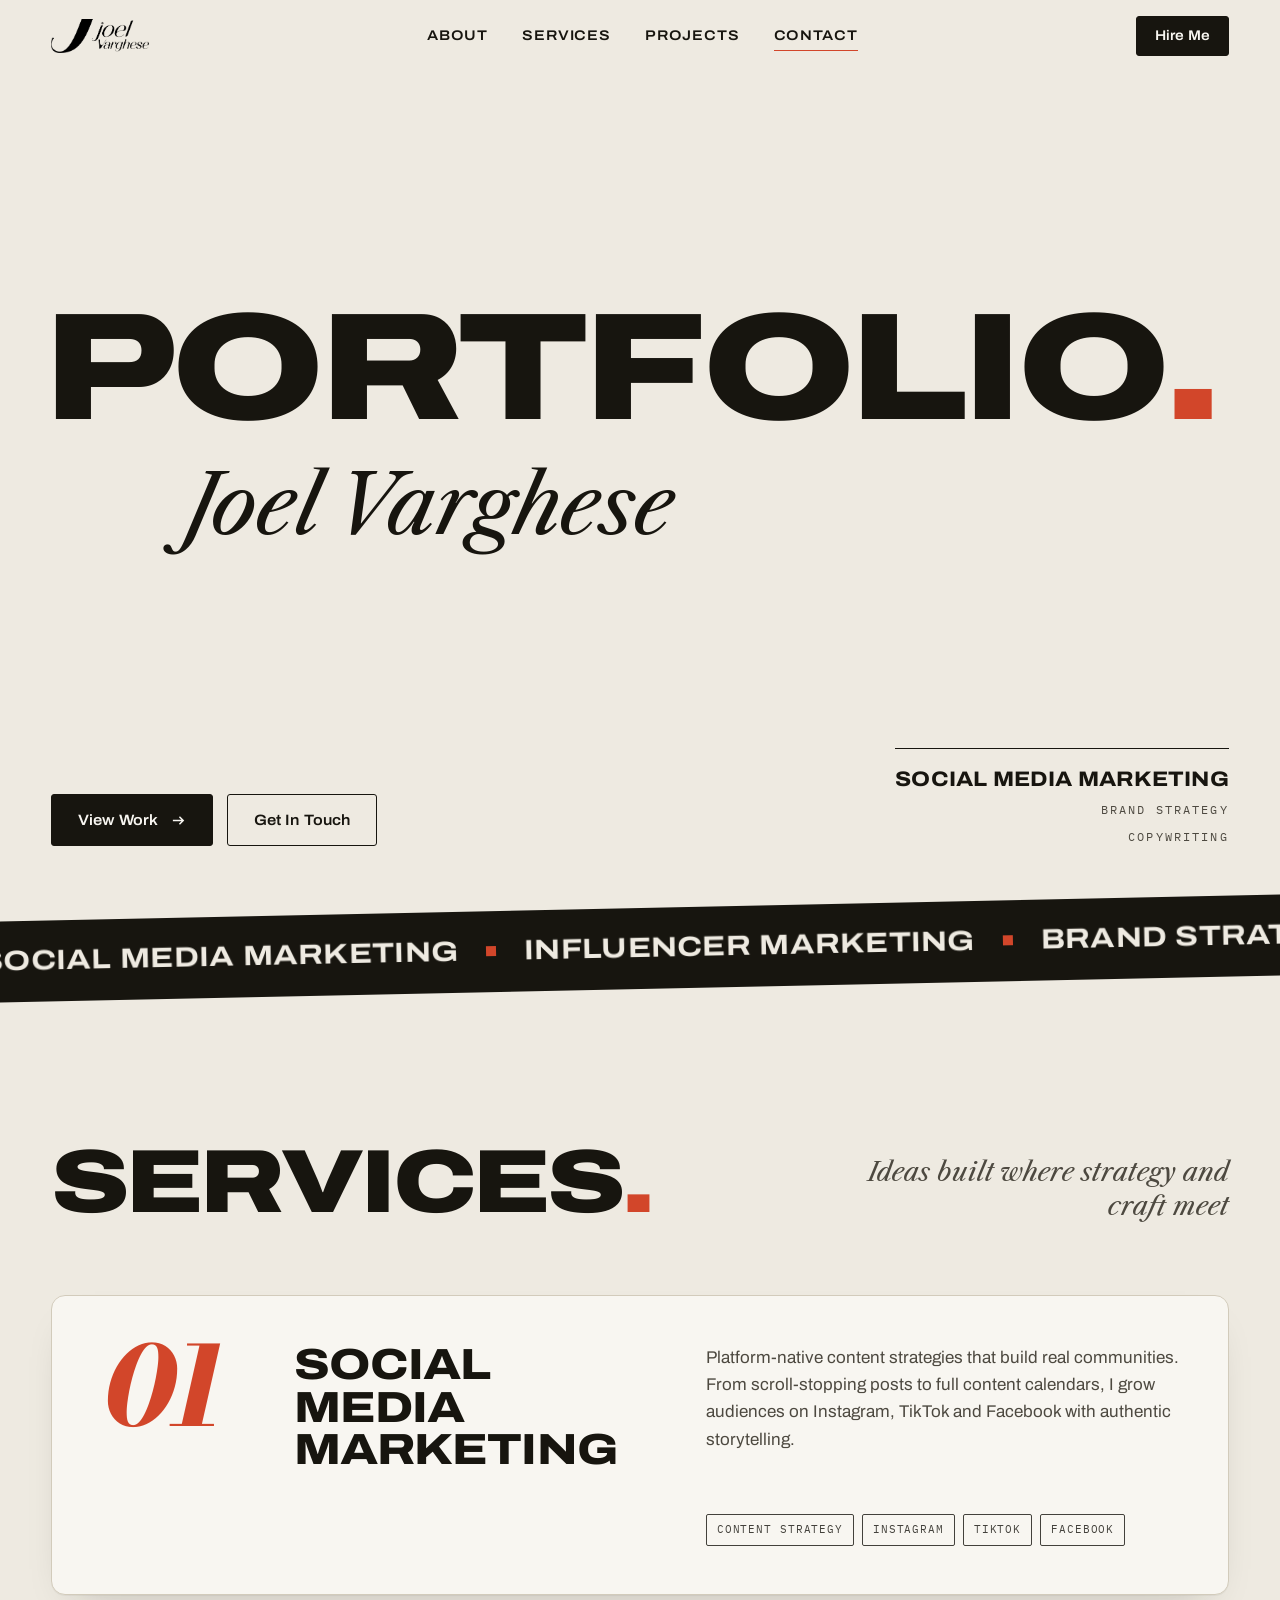
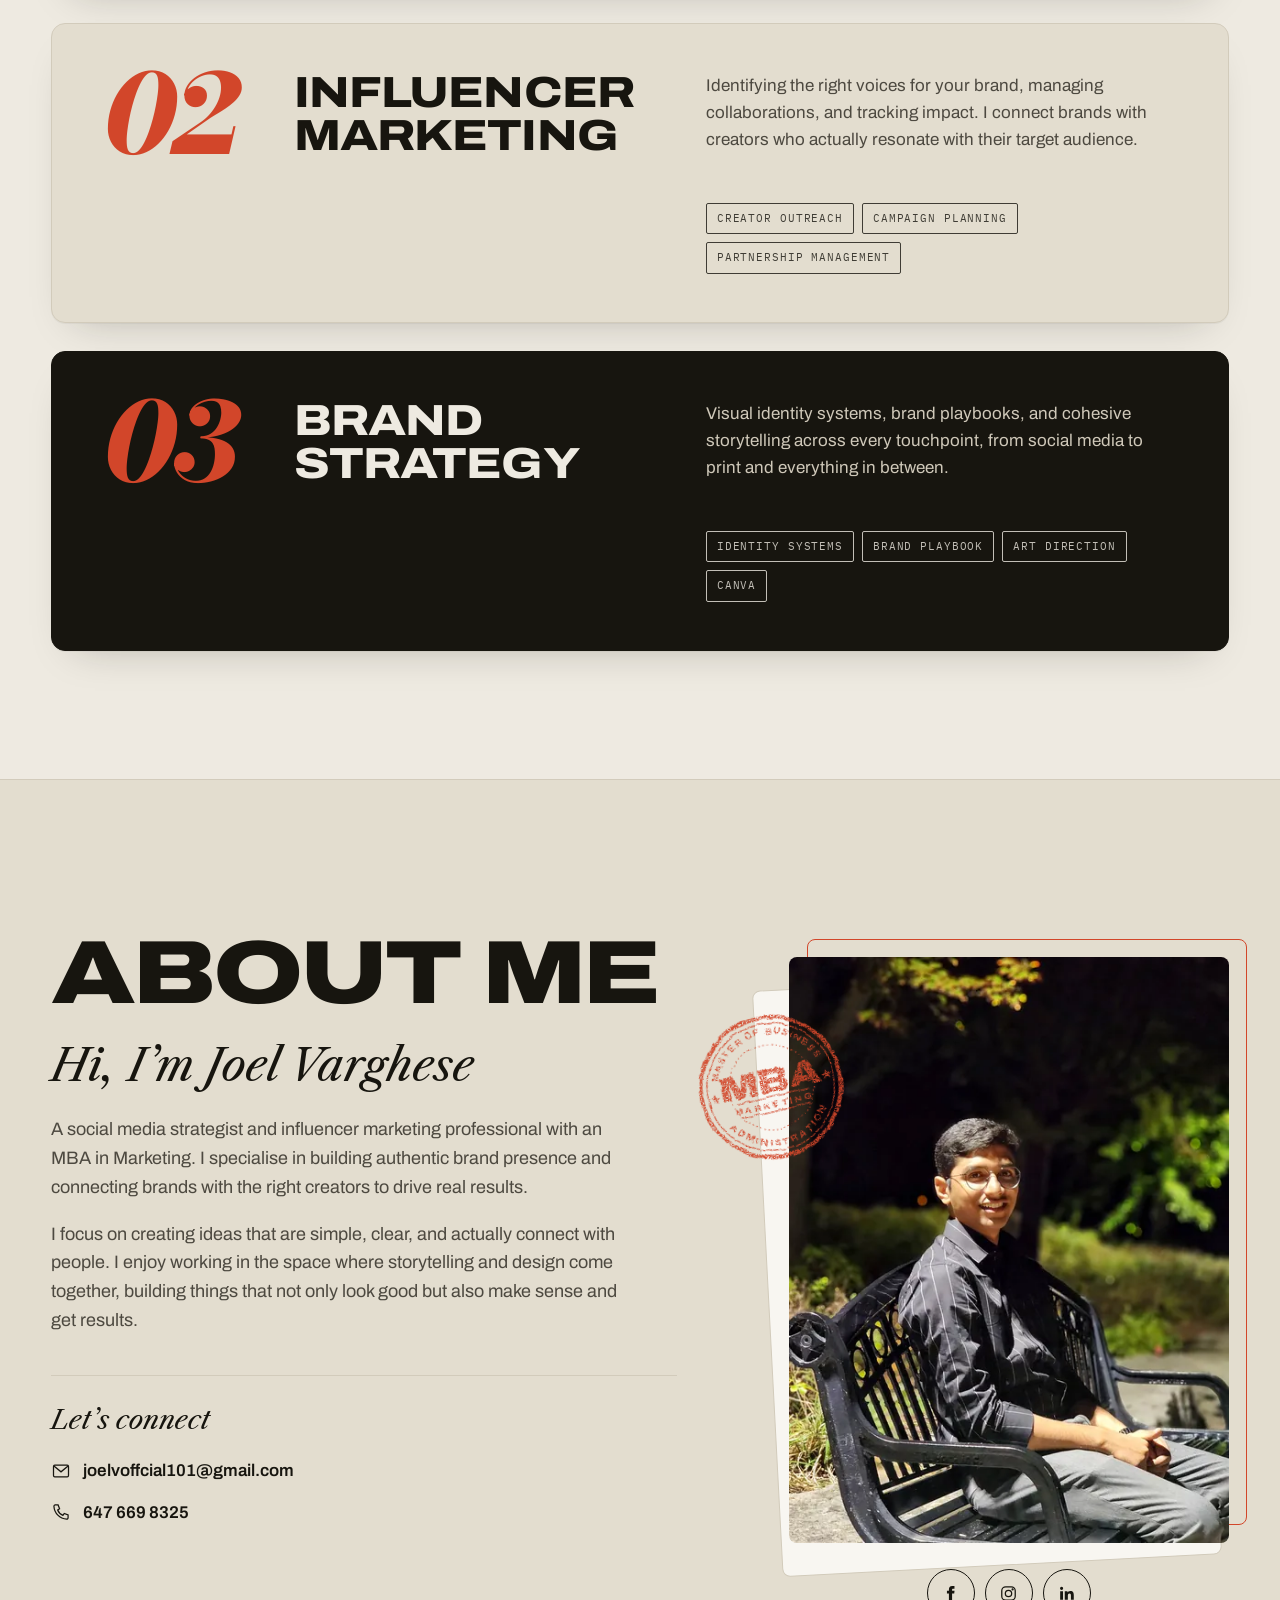
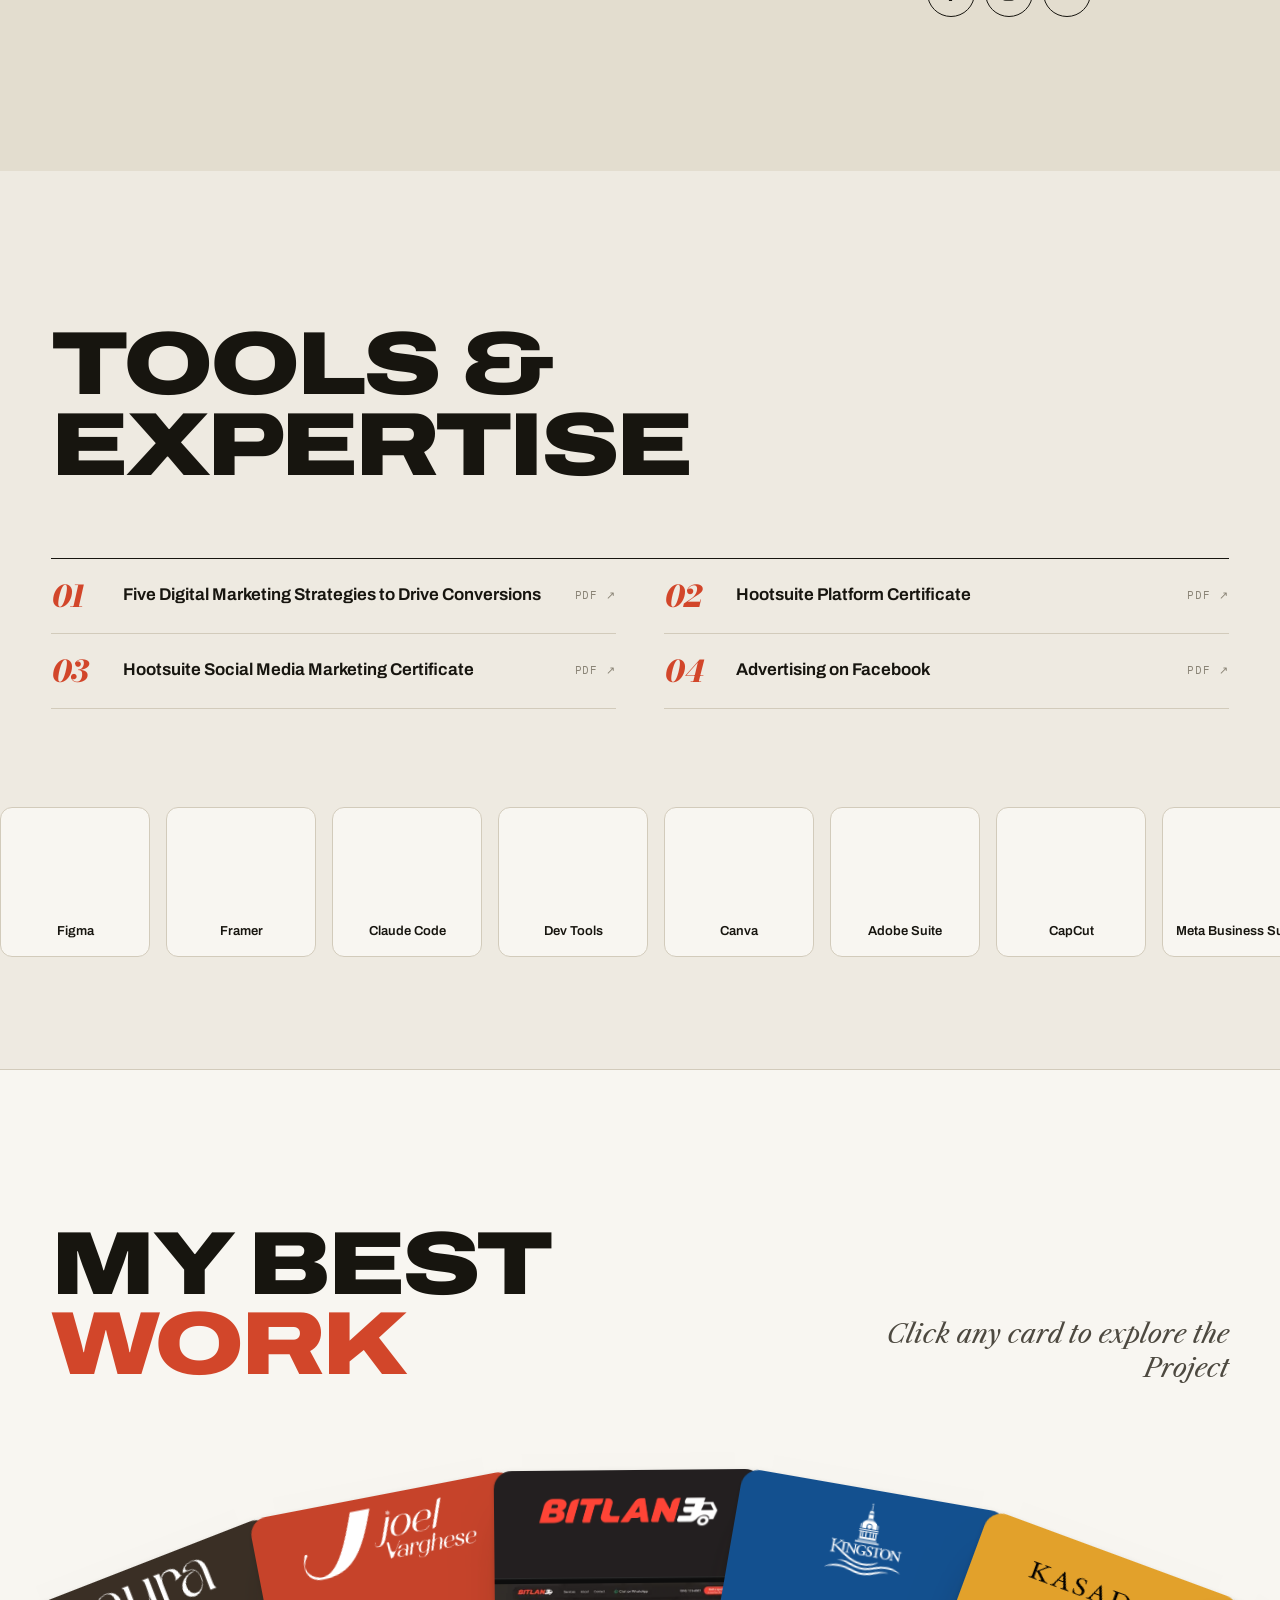
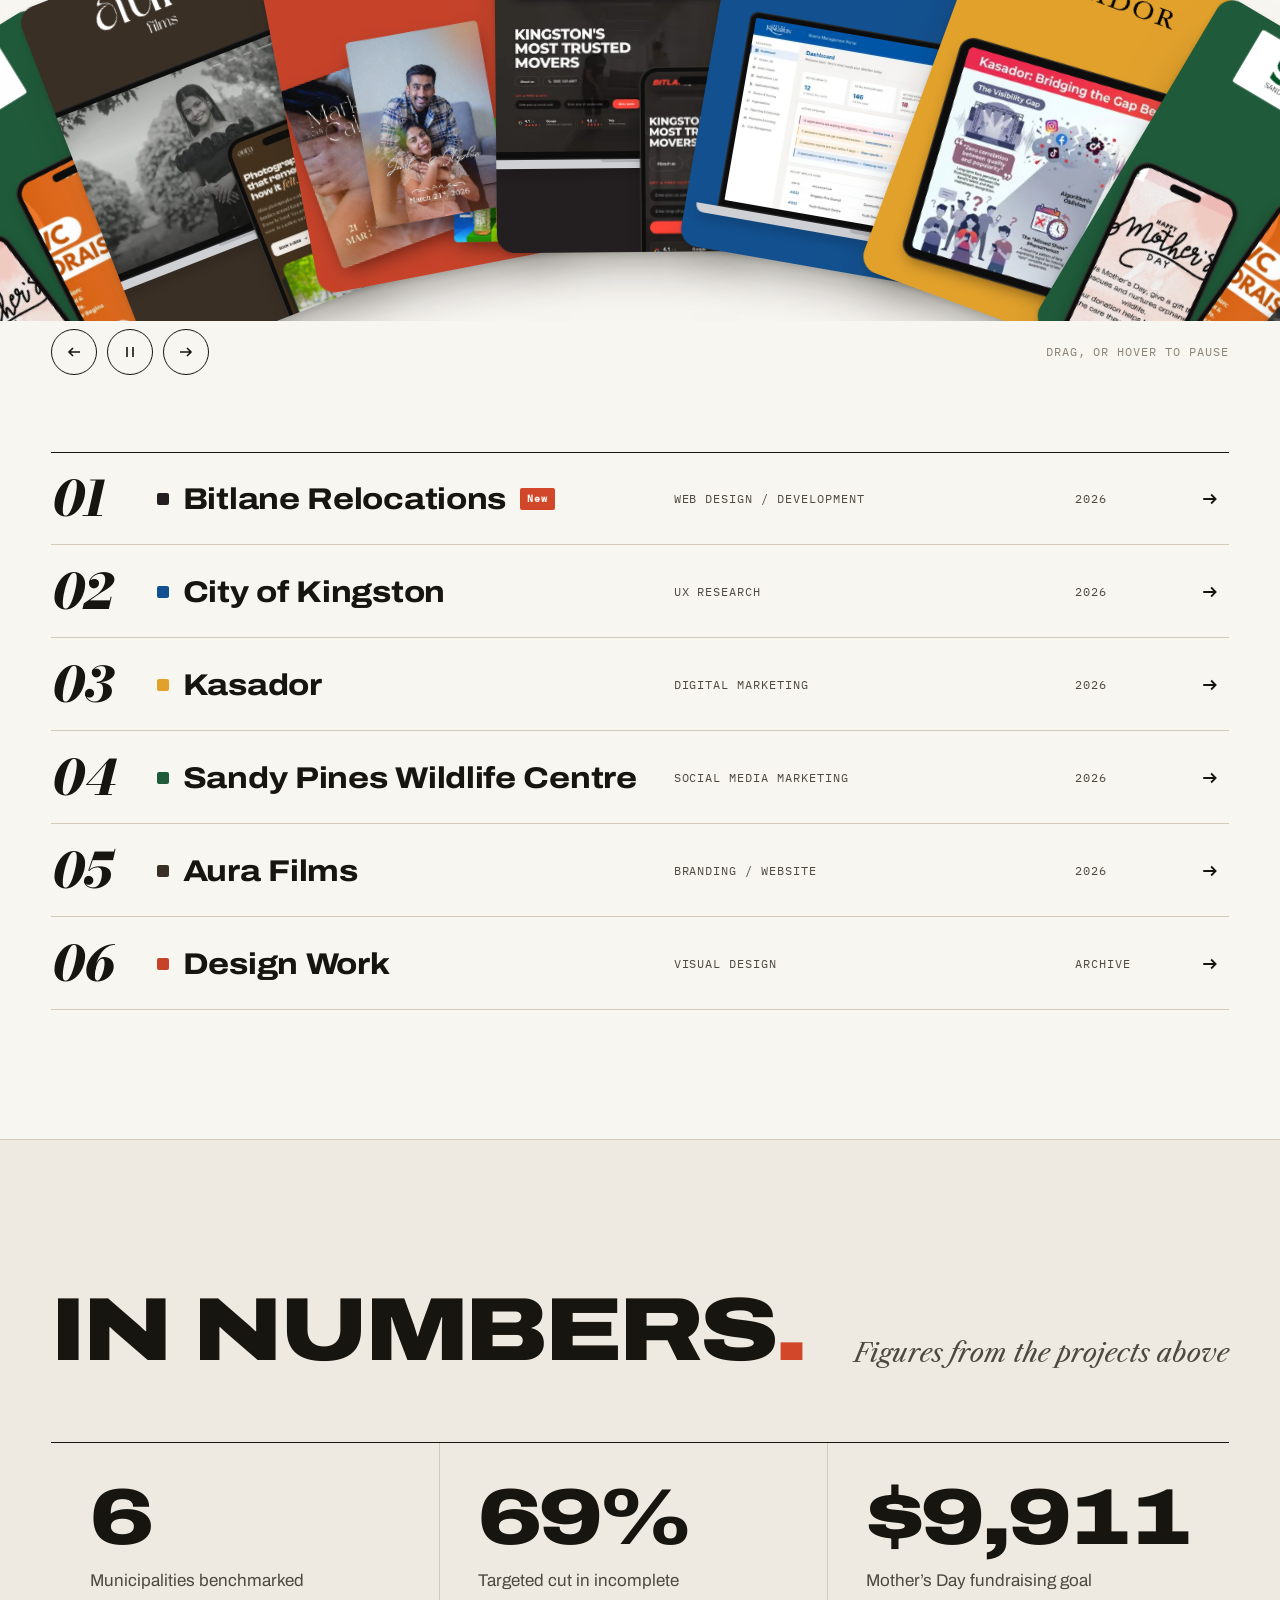
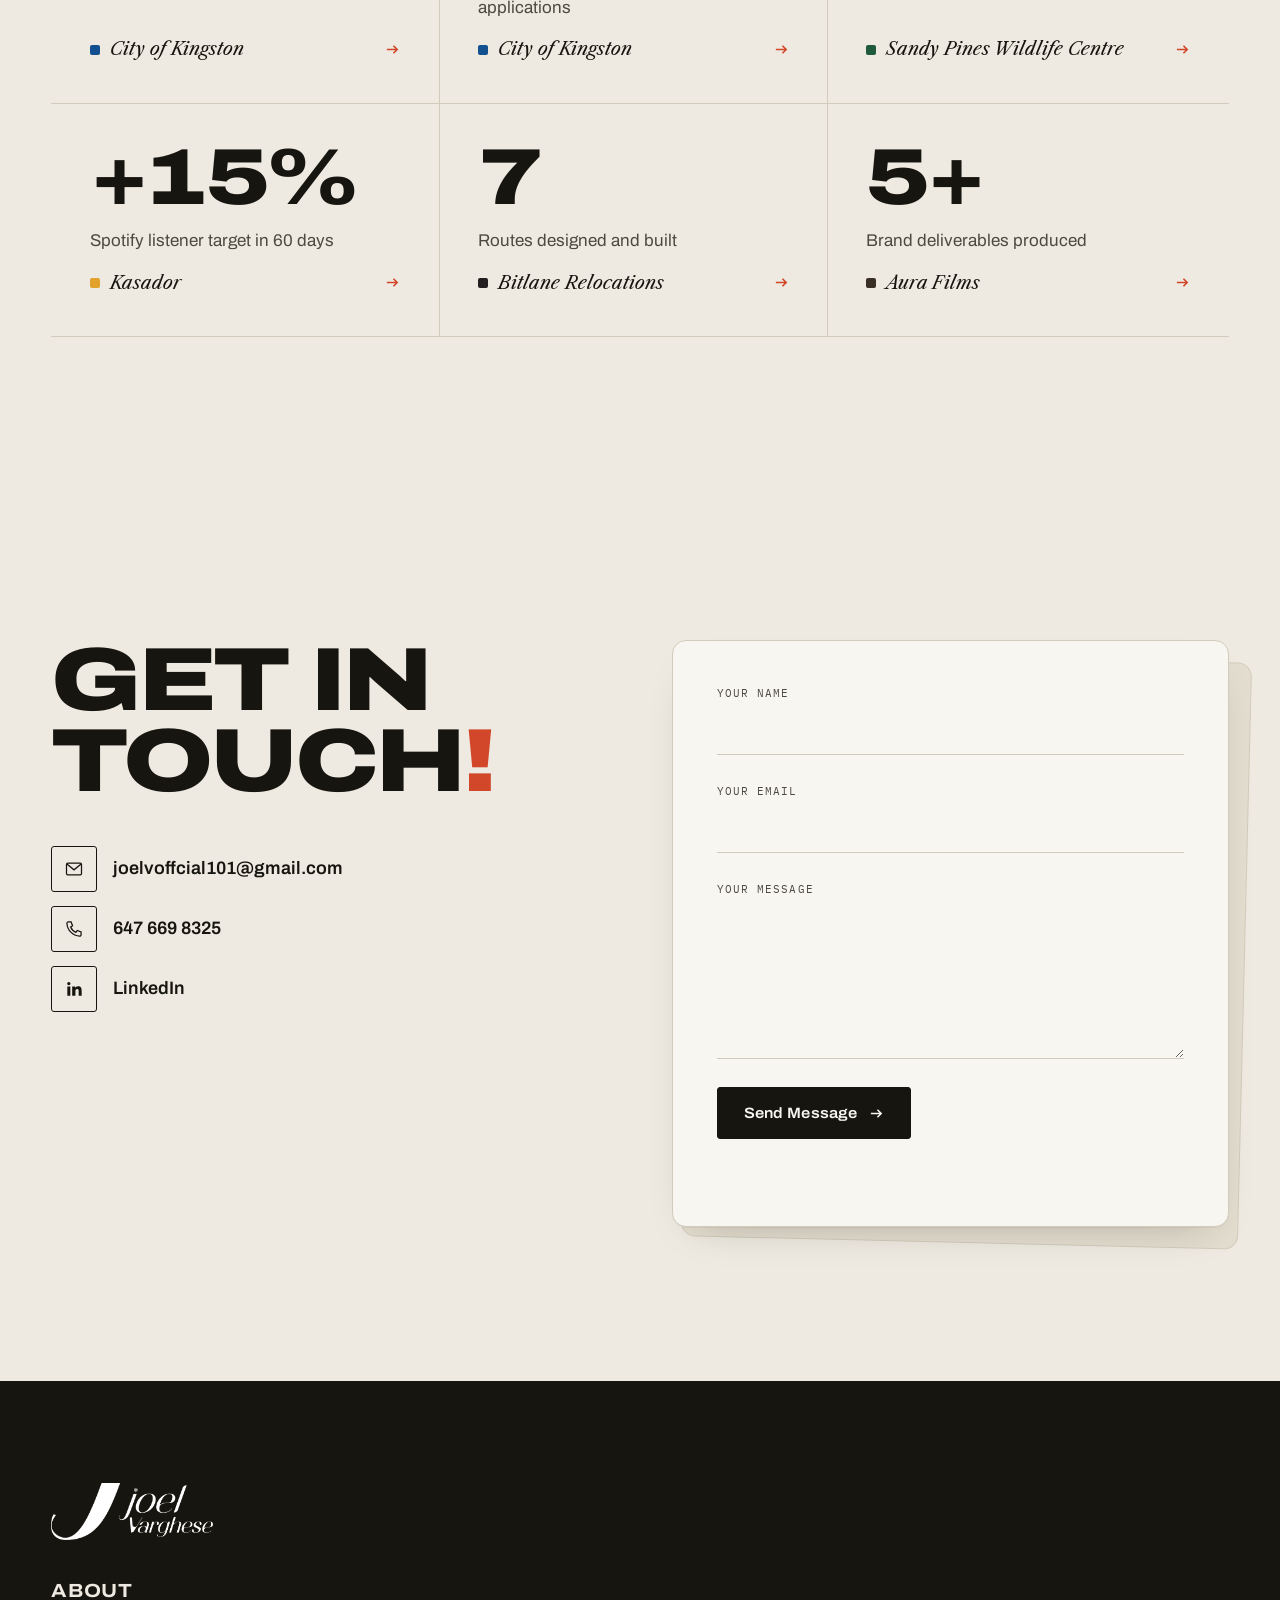
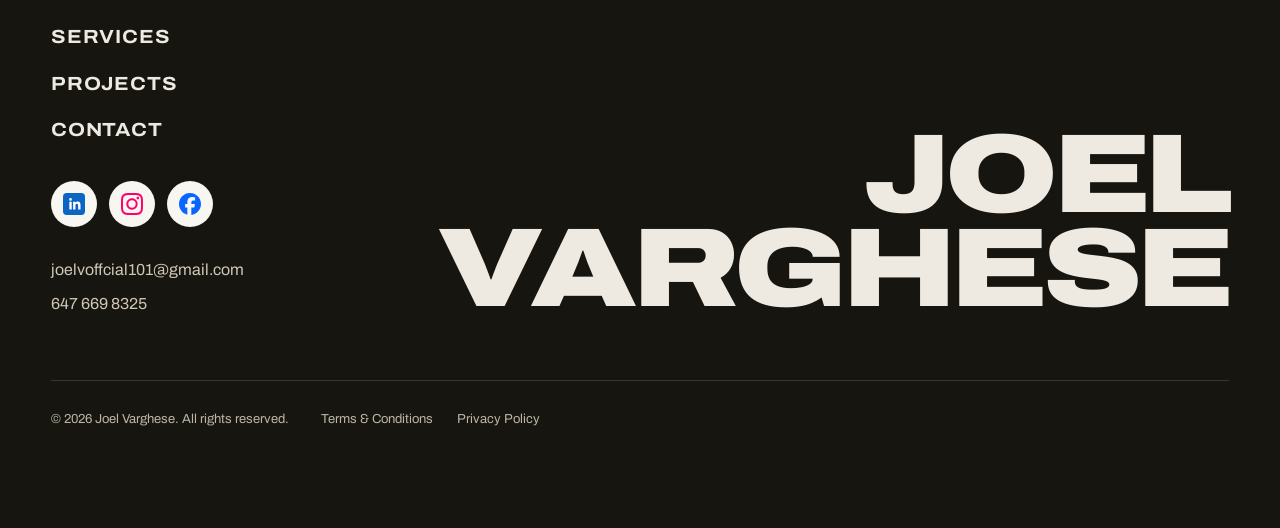
<file: index.html>
<!DOCTYPE html>
<html lang="en">
<head>
  <meta charset="UTF-8" />
  <meta name="viewport" content="width=device-width, initial-scale=1" />
  <title>Joel Varghese · Portfolio</title>
  <meta name="description" content="Joel Varghese: social media strategist and influencer marketing professional with an MBA in Marketing. Case studies in social, digital marketing, UX research, branding and web." />
  <meta name="theme-color" content="#EEEAE1" />
  <meta property="og:title" content="Joel Varghese · Portfolio" />
  <meta property="og:description" content="Social media marketing, influencer marketing and brand strategy. Selected case studies." />
  <meta property="og:type" content="website" />
  <link rel="icon" href="favicon.ico" sizes="any" />
  <link rel="icon" type="image/png" href="favicon.png" />
  <link rel="apple-touch-icon" href="apple-touch-icon.png" />
  <link rel="preload" href="assets/fonts/archivo-normal-latin.woff2" as="font" type="font/woff2" crossorigin />
  <link rel="preload" href="assets/fonts/libre-caslon-text-italic-latin.woff2" as="font" type="font/woff2" crossorigin />
  <link rel="stylesheet" href="css/fonts.css" />
  <link rel="stylesheet" href="css/site.css" />
</head>
<body>
  <a class="skip" href="#main">Skip to content</a>

  <!-- ── NAV ─────────────────────────────────────────────── -->
  <header class="nav" id="nav">
    <div class="nav-inner">
      <a class="nav-logo" href="#top" aria-label="Joel Varghese, back to top">
        <img src="assets/design-work/logos/joel-varghese-personal-logo.png" alt="" width="1101" height="384" />
      </a>
      <nav class="nav-links" aria-label="Primary">
        <a href="#about">About</a>
        <a href="#services">Services</a>
        <a href="#work">Projects</a>
        <a href="#contact">Contact</a>
      </nav>
      <a class="btn btn-ink btn-sm nav-cta" href="#contact">Hire Me</a>
      <button class="nav-burger" aria-expanded="false" aria-controls="mobile-menu" aria-label="Open menu"><span></span><span></span></button>
    </div>
    <div class="mobile-menu" id="mobile-menu" hidden>
      <a href="#about">About</a>
      <a href="#services">Services</a>
      <a href="#work">Projects</a>
      <a href="#contact">Contact</a>
      <a class="btn btn-ink" href="#contact">Hire Me</a>
    </div>
  </header>

  <main id="main">
    <!-- ── HERO ────────────────────────────────────────────── -->
    <section class="hero" id="top">
      <div class="wrap">

        <h1 class="hero-title">
          <span class="hero-word" aria-hidden="true"><span class="ch" style="--i:0">P</span><span class="ch" style="--i:1">O</span><span class="ch" style="--i:2">R</span><span class="ch" style="--i:3">T</span><span class="ch" style="--i:4">F</span><span class="ch" style="--i:5">O</span><span class="ch" style="--i:6">L</span><span class="ch" style="--i:7">I</span><span class="ch" style="--i:8">O</span><span class="ch dot" style="--i:9">.</span></span>
          <span class="hero-name">Joel Varghese</span>
          <span class="sr-only">Joel Varghese, portfolio</span>
        </h1>

        <div class="hero-foot">
          <div class="hero-actions">
            <a class="btn btn-ink" href="#work">View Work <svg viewBox="0 0 16 16" aria-hidden="true"><path d="M2 8h11M9 4l4 4-4 4"/></svg></a>
            <a class="btn btn-line" href="#contact">Get In Touch</a>
          </div>

          <ul class="hero-disc" aria-label="Disciplines">
            <li class="lead">Social Media Marketing</li>
            <li class="mono">Brand Strategy</li>
            <li class="mono">Copywriting</li>
          </ul>
        </div>
      </div>
    </section>

    <div class="tape" aria-hidden="true">
      <div class="tape-track">
        <span>Social Media Marketing</span><b></b><span>Influencer Marketing</span><b></b><span>Brand Strategy</span><b></b><span>Copywriting</span><b></b><span>Content Strategy</span><b></b>
        <span>Social Media Marketing</span><b></b><span>Influencer Marketing</span><b></b><span>Brand Strategy</span><b></b><span>Copywriting</span><b></b><span>Content Strategy</span><b></b>
      </div>
    </div>

    <!-- ── SERVICES ────────────────────────────────────────── -->
    <section class="services" id="services">
      <div class="wrap">
        <header class="sec-head reveal">
          <h2 class="sec-title">Services<i>.</i></h2>
          <p class="sec-aside">Ideas built where strategy and craft meet</p>
        </header>

        <div class="svc-stack">
          <article class="svc" style="--i:0">
            <span class="svc-num" aria-hidden="true">01</span>
            <h3>Social Media Marketing</h3>
            <p>Platform-native content strategies that build real communities. From scroll-stopping posts to full content calendars, I grow audiences on Instagram, TikTok and Facebook with authentic storytelling.</p>
            <ul class="tags"><li>Content Strategy</li><li>Instagram</li><li>TikTok</li><li>Facebook</li></ul>
          </article>
          <article class="svc" style="--i:1">
            <span class="svc-num" aria-hidden="true">02</span>
            <h3>Influencer Marketing</h3>
            <p>Identifying the right voices for your brand, managing collaborations, and tracking impact. I connect brands with creators who actually resonate with their target audience.</p>
            <ul class="tags"><li>Creator Outreach</li><li>Campaign Planning</li><li>Partnership Management</li></ul>
          </article>
          <article class="svc" style="--i:2">
            <span class="svc-num" aria-hidden="true">03</span>
            <h3>Brand Strategy</h3>
            <p>Visual identity systems, brand playbooks, and cohesive storytelling across every touchpoint, from social media to print and everything in between.</p>
            <ul class="tags"><li>Identity Systems</li><li>Brand Playbook</li><li>Art Direction</li><li>Canva</li></ul>
          </article>
        </div>
      </div>
    </section>

    <!-- ── ABOUT ───────────────────────────────────────────── -->
    <section class="about" id="about">
      <div class="wrap about-grid">
        <div class="about-copy reveal">
          <h2 class="sec-title">About Me</h2>
          <p class="about-hi">Hi, I’m Joel Varghese</p>
          <p>A social media strategist and influencer marketing professional with an MBA in Marketing. I specialise in building authentic brand presence and connecting brands with the right creators to drive real results.</p>
          <p>I focus on creating ideas that are simple, clear, and actually connect with people. I enjoy working in the space where storytelling and design come together, building things that not only look good but also make sense and get results.</p>

          <div class="connect">
            <p class="connect-title">Let’s connect</p>
            <a class="line-link" href="mailto:joelvoffcial101@gmail.com"><svg viewBox="0 0 24 24" aria-hidden="true"><rect x="3" y="5" width="18" height="14" rx="1.5"/><path d="M3.5 6l8.5 7 8.5-7"/></svg>joelvoffcial101@gmail.com</a>
            <a class="line-link" href="tel:+16476698325"><svg viewBox="0 0 24 24" aria-hidden="true"><path d="M5 3.5h3.5l1.8 4.6-2.3 1.5a11 11 0 0 0 6.4 6.4l1.5-2.3 4.6 1.8V19a1.5 1.5 0 0 1-1.6 1.5C10.4 20 4 13.6 3.5 5.1A1.5 1.5 0 0 1 5 3.5z"/></svg>647 669 8325</a>
          </div>
        </div>

        <figure class="portrait reveal">
          <div class="portrait-layers" aria-hidden="true"><i></i><i></i></div>
          <div class="portrait-photo"><img src="assets/joel-about.jpg" srcset="assets/joel-about-w480.webp 480w, assets/joel-about-w960.webp 960w, assets/joel-about-w1200.webp 1200w" sizes="(max-width: 900px) 90vw, 440px" alt="Joel Varghese sitting on a park bench" width="1200" height="1600" loading="lazy" decoding="async" /></div>
          <figcaption class="sr-only">MBA, Marketing</figcaption>
          <svg class="stamp" viewBox="0 0 200 200" aria-hidden="true" focusable="false">
            <defs>
              <filter id="stamp-ink" x="-5%" y="-5%" width="110%" height="110%">
                <feTurbulence type="fractalNoise" baseFrequency="0.8" numOctaves="2" seed="11" result="grain" />
                <feColorMatrix in="grain" type="matrix" values="0 0 0 0 0  0 0 0 0 0  0 0 0 0 0  -4 0 0 0 2.85" result="holes" />
                <feComposite in="SourceGraphic" in2="holes" operator="in" result="worn" />
                <feTurbulence type="turbulence" baseFrequency="0.035" numOctaves="2" seed="4" result="warp" />
                <feDisplacementMap in="worn" in2="warp" scale="2.6" xChannelSelector="R" yChannelSelector="G" />
              </filter>
              <path id="stamp-top" d="M 28 100 A 72 72 0 0 1 172 100" />
              <path id="stamp-bottom" d="M 20 100 A 80 80 0 0 0 180 100" />
            </defs>
            <g filter="url(#stamp-ink)">
              <g fill="none" stroke="currentColor">
                <circle cx="100" cy="100" r="95" stroke-width="5.5" />
                <circle cx="100" cy="100" r="86.5" stroke-width="1.6" />
                <circle cx="100" cy="100" r="58" stroke-width="1.4" stroke-dasharray="2.2 3.4" />
                <path d="M50 113h100M50 133h100" stroke-width="1.6" />
              </g>
              <g fill="currentColor" font-family="Archivo, Arial, sans-serif" font-weight="700">
                <text font-size="12.5" letter-spacing="1.6" style="font-variation-settings:'wdth' 104"><textPath href="#stamp-top" startOffset="50%" text-anchor="middle">MASTER OF BUSINESS</textPath></text>
                <text font-size="13" letter-spacing="2.6" style="font-variation-settings:'wdth' 110"><textPath href="#stamp-bottom" startOffset="50%" text-anchor="middle">ADMINISTRATION</textPath></text>
                <text x="100" y="107" font-size="47" font-weight="860" text-anchor="middle" letter-spacing="-1" style="font-variation-settings:'wdth' 125">MBA</text>
                <text x="100" y="127.5" font-size="11.5" text-anchor="middle" letter-spacing="3.2" style="font-variation-settings:'wdth' 112">MARKETING</text>
                <path d="M23 93.5l1.9 4.1 4.5.5-3.4 3 1 4.4-4-2.3-3.9 2.3 1-4.4-3.4-3 4.5-.5z" />
                <path d="M177 93.5l1.9 4.1 4.5.5-3.4 3 1 4.4-4-2.3-3.9 2.3 1-4.4-3.4-3 4.5-.5z" />
              </g>
            </g>
          </svg>
          <div class="socials">
            <a href="https://www.facebook.com/profile.php?id=100008405078173" target="_blank" rel="noopener noreferrer" aria-label="Facebook"><svg viewBox="0 0 24 24"><path d="M14 8.5V7c0-.8.5-1 1-1h2V2.5h-2.8C11 2.5 10 4.6 10 7v1.5H7.5V12H10v9.5h4V12h2.7l.4-3.5z"/></svg></a>
            <a href="https://www.instagram.com/joelvarghese007/" target="_blank" rel="noopener noreferrer" aria-label="Instagram"><svg viewBox="0 0 24 24" class="stroke"><rect x="3.5" y="3.5" width="17" height="17" rx="5"/><circle cx="12" cy="12" r="4"/><circle cx="17.2" cy="6.8" r=".6"/></svg></a>
            <a href="https://www.linkedin.com/in/joel-varghese-604a51184/" target="_blank" rel="noopener noreferrer" aria-label="LinkedIn"><svg viewBox="0 0 24 24"><path d="M4 9h3.6v11H4zM5.8 3.5a2 2 0 1 1 0 4 2 2 0 0 1 0-4zM9.8 9h3.4v1.6c.5-.9 1.7-1.9 3.6-1.9 3.8 0 4.4 2.4 4.4 5.6V20h-3.6v-5c0-1.3 0-2.9-1.8-2.9s-2.1 1.4-2.1 2.8V20H9.8z"/></svg></a>
          </div>
        </figure>
      </div>
    </section>

    <!-- ── TOOLS & EXPERTISE ───────────────────────────────── -->
    <section class="skills" id="skills">
      <div class="wrap">
        <header class="sec-head reveal">
          <h2 class="sec-title">Tools &amp;<br />Expertise</h2>
        </header>
        <ol class="certs rules">
          <li><a href="assets/cert-five-digital.pdf" target="_blank" rel="noopener noreferrer"><span class="n">01</span><b>Five Digital Marketing Strategies to Drive Conversions</b><em class="mono">PDF ↗</em></a></li>
          <li><a href="assets/cert-hootsuite-platform.pdf" target="_blank" rel="noopener noreferrer"><span class="n">02</span><b>Hootsuite Platform Certificate</b><em class="mono">PDF ↗</em></a></li>
          <li><a href="assets/cert-hootsuite-social.pdf" target="_blank" rel="noopener noreferrer"><span class="n">03</span><b>Hootsuite Social Media Marketing Certificate</b><em class="mono">PDF ↗</em></a></li>
          <li><a href="assets/cert-facebook-ads.pdf" target="_blank" rel="noopener noreferrer"><span class="n">04</span><b>Advertising on Facebook</b><em class="mono">PDF ↗</em></a></li>
        </ol>
      </div>
      <div class="tools" aria-label="Tools I use">
        <ul class="tools-track" id="tools-track"></ul>
      </div>
    </section>

    <!-- ── WORK ────────────────────────────────────────────── -->
    <section class="work" id="work">
      <div class="wrap">
        <header class="sec-head reveal">
          <h2 class="sec-title">My Best<br /><em>Work</em></h2>
          <p class="sec-aside">Click any card to explore the Project</p>
        </header>
      </div>

      <div class="arc" id="arc" aria-roledescription="carousel" aria-label="Case studies">
        <div class="arc-ring" id="arc-ring"></div>
      </div>

      <div class="wrap">
        <div class="arc-controls">
          <button class="ctl" id="arc-prev" aria-label="Previous project"><svg viewBox="0 0 16 16"><path d="M14 8H3M7 4L3 8l4 4"/></svg></button>
          <button class="ctl" id="arc-play" aria-label="Pause carousel" aria-pressed="false"><svg viewBox="0 0 16 16" class="i-pause"><path d="M5 3v10M11 3v10"/></svg><svg viewBox="0 0 16 16" class="i-play"><path d="M4 2.5l9 5.5-9 5.5z"/></svg></button>
          <button class="ctl" id="arc-next" aria-label="Next project"><svg viewBox="0 0 16 16"><path d="M2 8h11M9 4l4 4-4 4"/></svg></button>
          <p class="mono arc-hint">Drag, or hover to pause</p>
        </div>

        <ol class="index rules" id="work-index" aria-label="All case studies"></ol>
      </div>
    </section>

    <!-- ── IN NUMBERS ──────────────────────────────────────── -->
    <section class="numbers" id="numbers">
      <div class="wrap">
        <header class="sec-head reveal">
          <h2 class="sec-title">In Numbers<i>.</i></h2>
          <p class="sec-aside">Figures from the projects above</p>
        </header>
        <ul class="num-grid stagger" id="num-grid"></ul>
      </div>
    </section>

    <!-- ── CONTACT ─────────────────────────────────────────── -->
    <section class="contact" id="contact">
      <div class="wrap contact-grid">
        <div class="contact-copy reveal">
          <h2 class="sec-title">Get In<br />Touch<i>!</i></h2>
          <ul class="contact-list">
            <li><a href="mailto:joelvoffcial101@gmail.com"><span class="ci"><svg viewBox="0 0 24 24" aria-hidden="true"><rect x="3" y="5" width="18" height="14" rx="1.5"/><path d="M3.5 6l8.5 7 8.5-7"/></svg></span>joelvoffcial101@gmail.com</a></li>
            <li><a href="tel:+16476698325"><span class="ci"><svg viewBox="0 0 24 24" aria-hidden="true"><path d="M5 3.5h3.5l1.8 4.6-2.3 1.5a11 11 0 0 0 6.4 6.4l1.5-2.3 4.6 1.8V19a1.5 1.5 0 0 1-1.6 1.5C10.4 20 4 13.6 3.5 5.1A1.5 1.5 0 0 1 5 3.5z"/></svg></span>647 669 8325</a></li>
            <li><a href="https://www.linkedin.com/in/joel-varghese-604a51184/" target="_blank" rel="noopener noreferrer"><span class="ci"><svg viewBox="0 0 24 24" aria-hidden="true" class="fill"><path d="M4 9h3.6v11H4zM5.8 3.5a2 2 0 1 1 0 4 2 2 0 0 1 0-4zM9.8 9h3.4v1.6c.5-.9 1.7-1.9 3.6-1.9 3.8 0 4.4 2.4 4.4 5.6V20h-3.6v-5c0-1.3 0-2.9-1.8-2.9s-2.1 1.4-2.1 2.8V20H9.8z"/></svg></span>LinkedIn</a></li>
          </ul>
        </div>

        <div class="form-stack reveal">
          <div class="form-under" aria-hidden="true"></div>
          <form class="form" id="contact-form" novalidate>
            <label class="field"><span>Your Name</span><input name="name" autocomplete="name" required /><em class="err" aria-live="polite"></em></label>
            <label class="field"><span>Your Email</span><input name="email" type="email" autocomplete="email" required /><em class="err" aria-live="polite"></em></label>
            <label class="field"><span>Your message</span><textarea name="message" rows="5" required></textarea><em class="err" aria-live="polite"></em></label>
            <input type="text" name="_honey" class="hp" tabindex="-1" autocomplete="off" aria-hidden="true" />
            <button class="btn btn-ink" type="submit">Send Message <svg viewBox="0 0 16 16" aria-hidden="true"><path d="M2 8h11M9 4l4 4-4 4"/></svg></button>
            <p class="form-status" id="form-status" role="status"></p>
          </form>
        </div>
      </div>
    </section>
  </main>

  <!-- ── FOOTER ──────────────────────────────────────────── -->
  <footer class="footer">
    <div class="wrap">
      <div class="footer-grid">
        <div class="footer-main">
          <a class="footer-logo" href="#top" aria-label="Joel Varghese, back to top">
            <img src="assets/design-work/logos/joel-varghese-personal-logo.png" alt="" width="1101" height="384" loading="lazy" decoding="async" />
          </a>
          <nav class="footer-nav" aria-label="Footer">
            <a href="#about">About</a>
            <a href="#services">Services</a>
            <a href="#work">Projects</a>
            <a href="#contact">Contact</a>
          </nav>
          <div class="footer-social">
            <a href="https://www.linkedin.com/in/joel-varghese-604a51184/" target="_blank" rel="noopener noreferrer" aria-label="LinkedIn"><svg viewBox="0 0 24 24" aria-hidden="true"><rect width="24" height="24" rx="4" fill="#0A66C2"/><path fill="#fff" d="M6.9 9.6h2.6V18H6.9zM8.2 5.5a1.5 1.5 0 1 1 0 3 1.5 1.5 0 0 1 0-3zM11 9.6h2.5v1.15c.35-.66 1.2-1.36 2.47-1.36 2.64 0 3.13 1.74 3.13 4V18h-2.6v-4.08c0-.97-.02-2.22-1.36-2.22s-1.56 1.06-1.56 2.15V18H11z"/></svg></a>
            <a href="https://www.instagram.com/joelvarghese007/" target="_blank" rel="noopener noreferrer" aria-label="Instagram"><img src="assets/logo-instagram.svg" alt="" width="22" height="22" loading="lazy" /></a>
            <a href="https://www.facebook.com/profile.php?id=100008405078173" target="_blank" rel="noopener noreferrer" aria-label="Facebook"><img src="assets/logo-facebook.svg" alt="" width="22" height="22" loading="lazy" /></a>
          </div>
          <div class="footer-contact">
            <a href="mailto:joelvoffcial101@gmail.com">joelvoffcial101@gmail.com</a>
            <a href="tel:+16476698325">647 669 8325</a>
          </div>
        </div>
        <p class="footer-name write-on"><span class="line"><span>Joel</span></span><span class="line" style="--k:1"><span>Varghese</span></span></p>
      </div>
      <div class="footer-row">
        <p>© 2026 Joel Varghese. All rights reserved.</p>
        <div class="footer-legal">
          <button type="button" data-dialog="terms">Terms &amp; Conditions</button>
          <button type="button" data-dialog="privacy">Privacy Policy</button>
        </div>
      </div>
    </div>
  </footer>

  <!-- ── LEGAL DIALOGS ───────────────────────────────────── -->
  <dialog class="legal" id="dlg-privacy" aria-labelledby="privacy-title">
    <div class="legal-head"><h2 id="privacy-title">Privacy Policy</h2><button type="button" class="legal-x" aria-label="Close">✕</button></div>
    <p class="mono legal-date">Effective Date: January 1, 2026 | Last Updated: October 2026</p>
    <p>This Privacy Policy describes how Joel Varghese collects, uses, and protects personal information submitted through this portfolio website, in compliance with PIPEDA and GDPR where applicable.</p>
    <h3>1. Information I Collect</h3>
    <p>When you use the contact form, I collect your name, email address, and message. Nothing else is collected.</p>
    <h3>2. How I Use Your Information</h3>
    <p>Information is used solely to respond to your inquiry. It is never sold, and it is not used for marketing.</p>
    <h3>3. Service Providers</h3>
    <p>Contact form messages are delivered to my inbox by Web3Forms (web3forms.com), which processes your name, email address, and message only to deliver them. This website is hosted on GitHub Pages, which may log technical information such as IP addresses for security purposes.</p>
    <h3>4. Cookies</h3>
    <p>This website does not use cookies, analytics, advertising pixels, or any other tracking technology. Fonts are served from this website itself, so no third-party font service is contacted when you visit.</p>
    <h3>5. Your Rights</h3>
    <p>Under PIPEDA and GDPR, you may access, correct, or delete your information. Contact <a href="mailto:joelvoffcial101@gmail.com">joelvoffcial101@gmail.com</a>.</p>
    <h3>6. Contact</h3>
    <p><a href="mailto:joelvoffcial101@gmail.com">joelvoffcial101@gmail.com</a> | 647 669 8325</p>
  </dialog>
  <dialog class="legal" id="dlg-terms" aria-labelledby="terms-title">
    <div class="legal-head"><h2 id="terms-title">Terms &amp; Conditions</h2><button type="button" class="legal-x" aria-label="Close">✕</button></div>
    <p class="mono legal-date">Effective Date: January 1, 2026 | Last Updated: May 2026</p>
    <p>These Terms govern your access to and use of Joel Varghese's personal portfolio website.</p>
    <h3>1. Intellectual Property</h3>
    <p>All content, including text, images, designs, case studies, and visual assets, is the intellectual property of Joel Varghese. Third-party logos remain the property of their respective owners.</p>
    <h3>2. Use of the Website</h3>
    <p>Use this website only for lawful purposes. Unauthorized access, malicious code, commercial scraping, and impersonation are prohibited.</p>
    <h3>3. Disclaimer</h3>
    <p>This website is provided "as is." No warranty is given that it will be uninterrupted or error-free.</p>
    <h3>4. Governing Law</h3>
    <p>These Terms are governed by the laws of the Province of Ontario, Canada. Contact: <a href="mailto:joelvoffcial101@gmail.com">joelvoffcial101@gmail.com</a></p>
  </dialog>

  <!-- ── CASE STUDY LAYER (filled by js) ─────────────────── -->
  <div class="case" id="case" role="dialog" aria-modal="true" aria-labelledby="case-title" tabindex="-1" hidden></div>
  <button class="to-top" id="to-top" type="button" aria-label="Back to top">
    <svg class="ring" viewBox="0 0 54 54" aria-hidden="true"><circle class="track" cx="27" cy="27" r="25" /><circle class="bar" cx="27" cy="27" r="25" /></svg>
    <svg viewBox="0 0 16 16" aria-hidden="true"><path d="M8 13.5V3M3.5 7.5L8 3l4.5 4.5" /></svg>
  </button>
  <div class="lightbox" id="lightbox" role="dialog" aria-modal="true" aria-label="Image viewer" hidden></div>

  <script src="js/images.js"></script>
  <script src="js/projects.js"></script>
  <script src="js/site.js"></script>
</body>
</html>
</file>
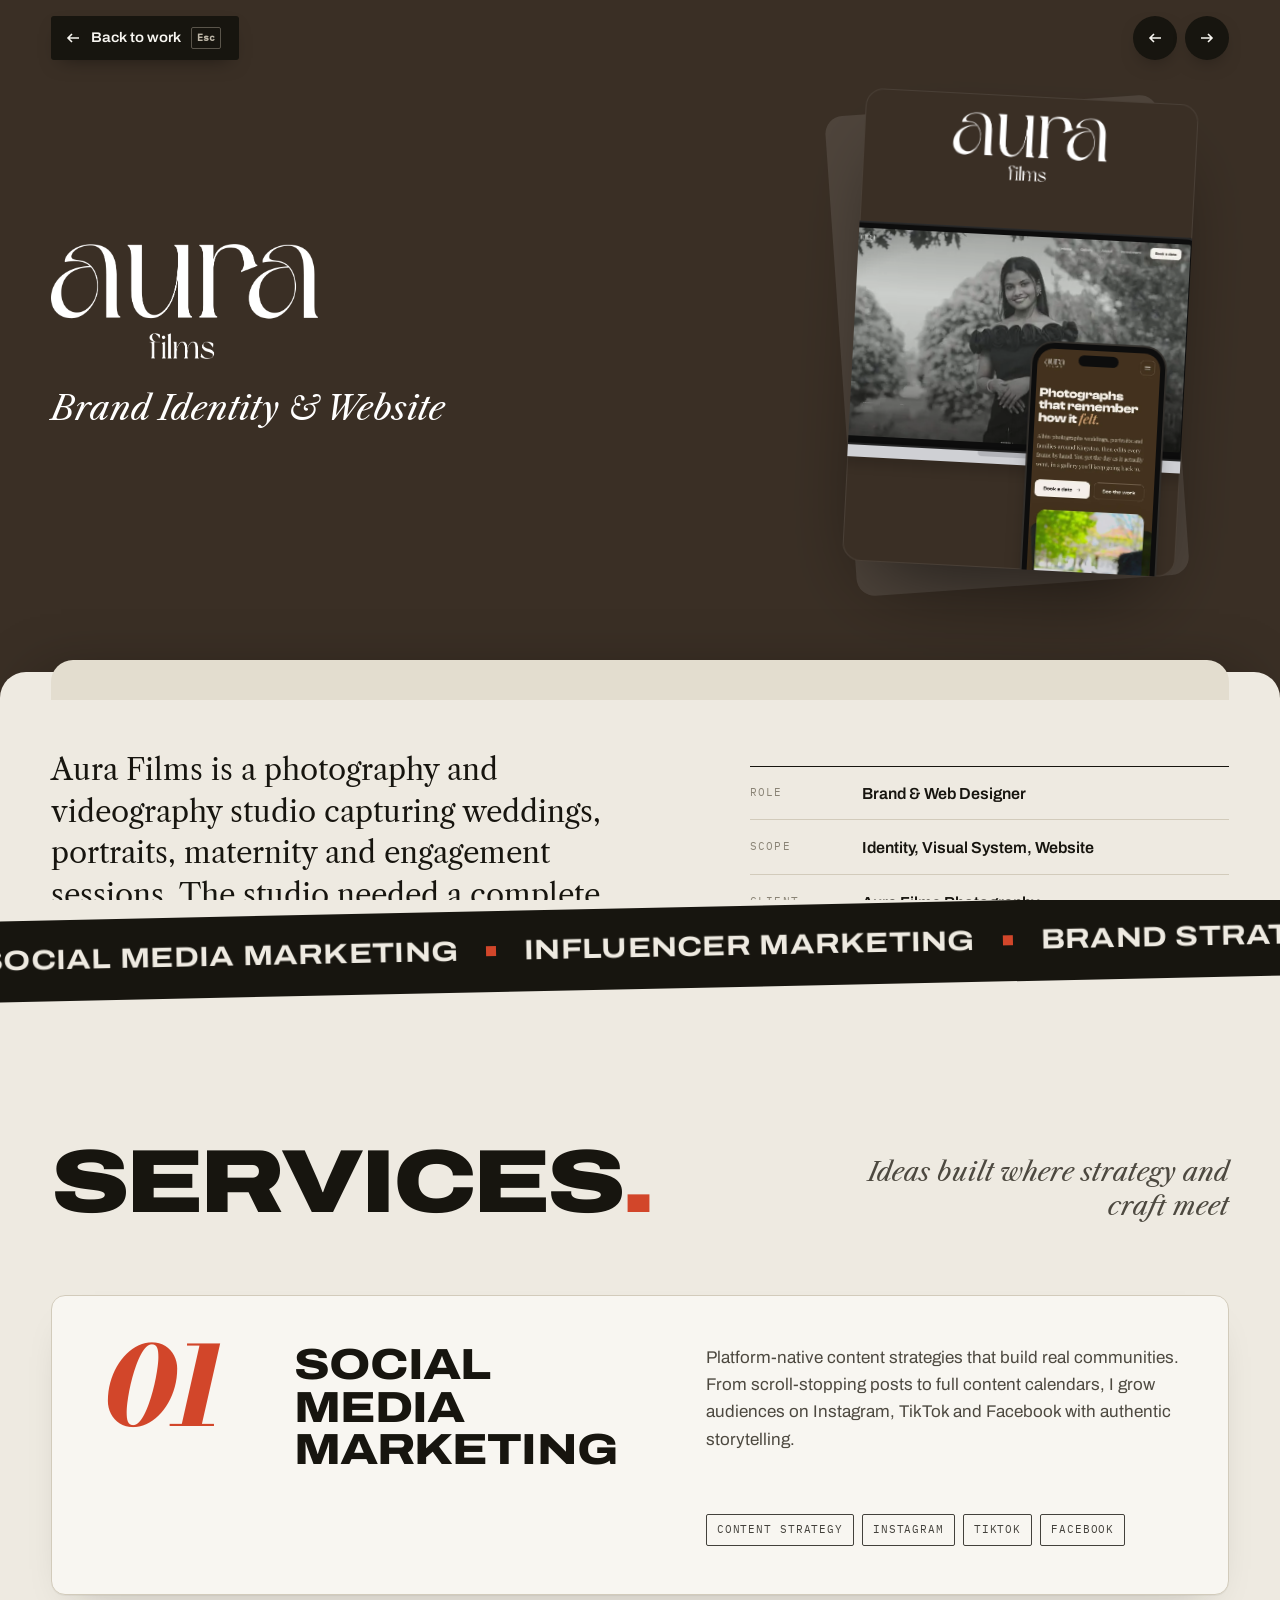
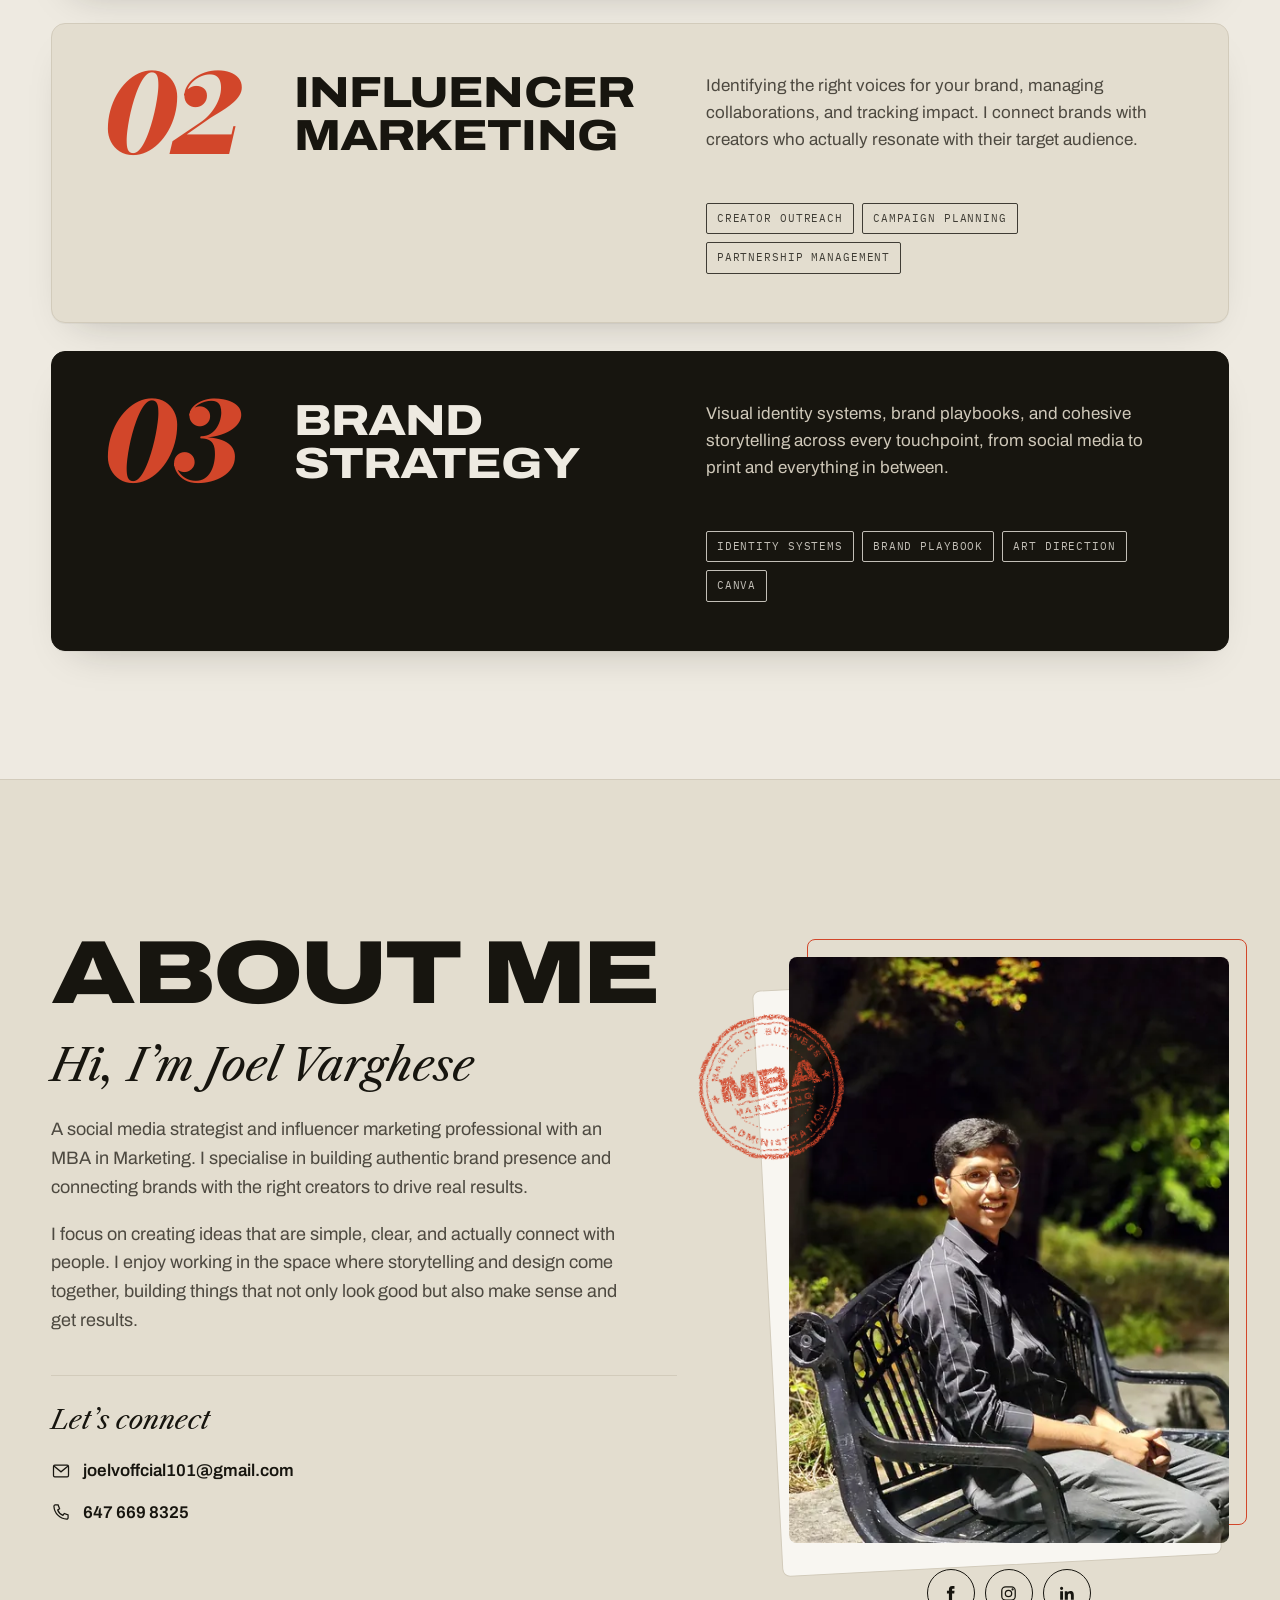
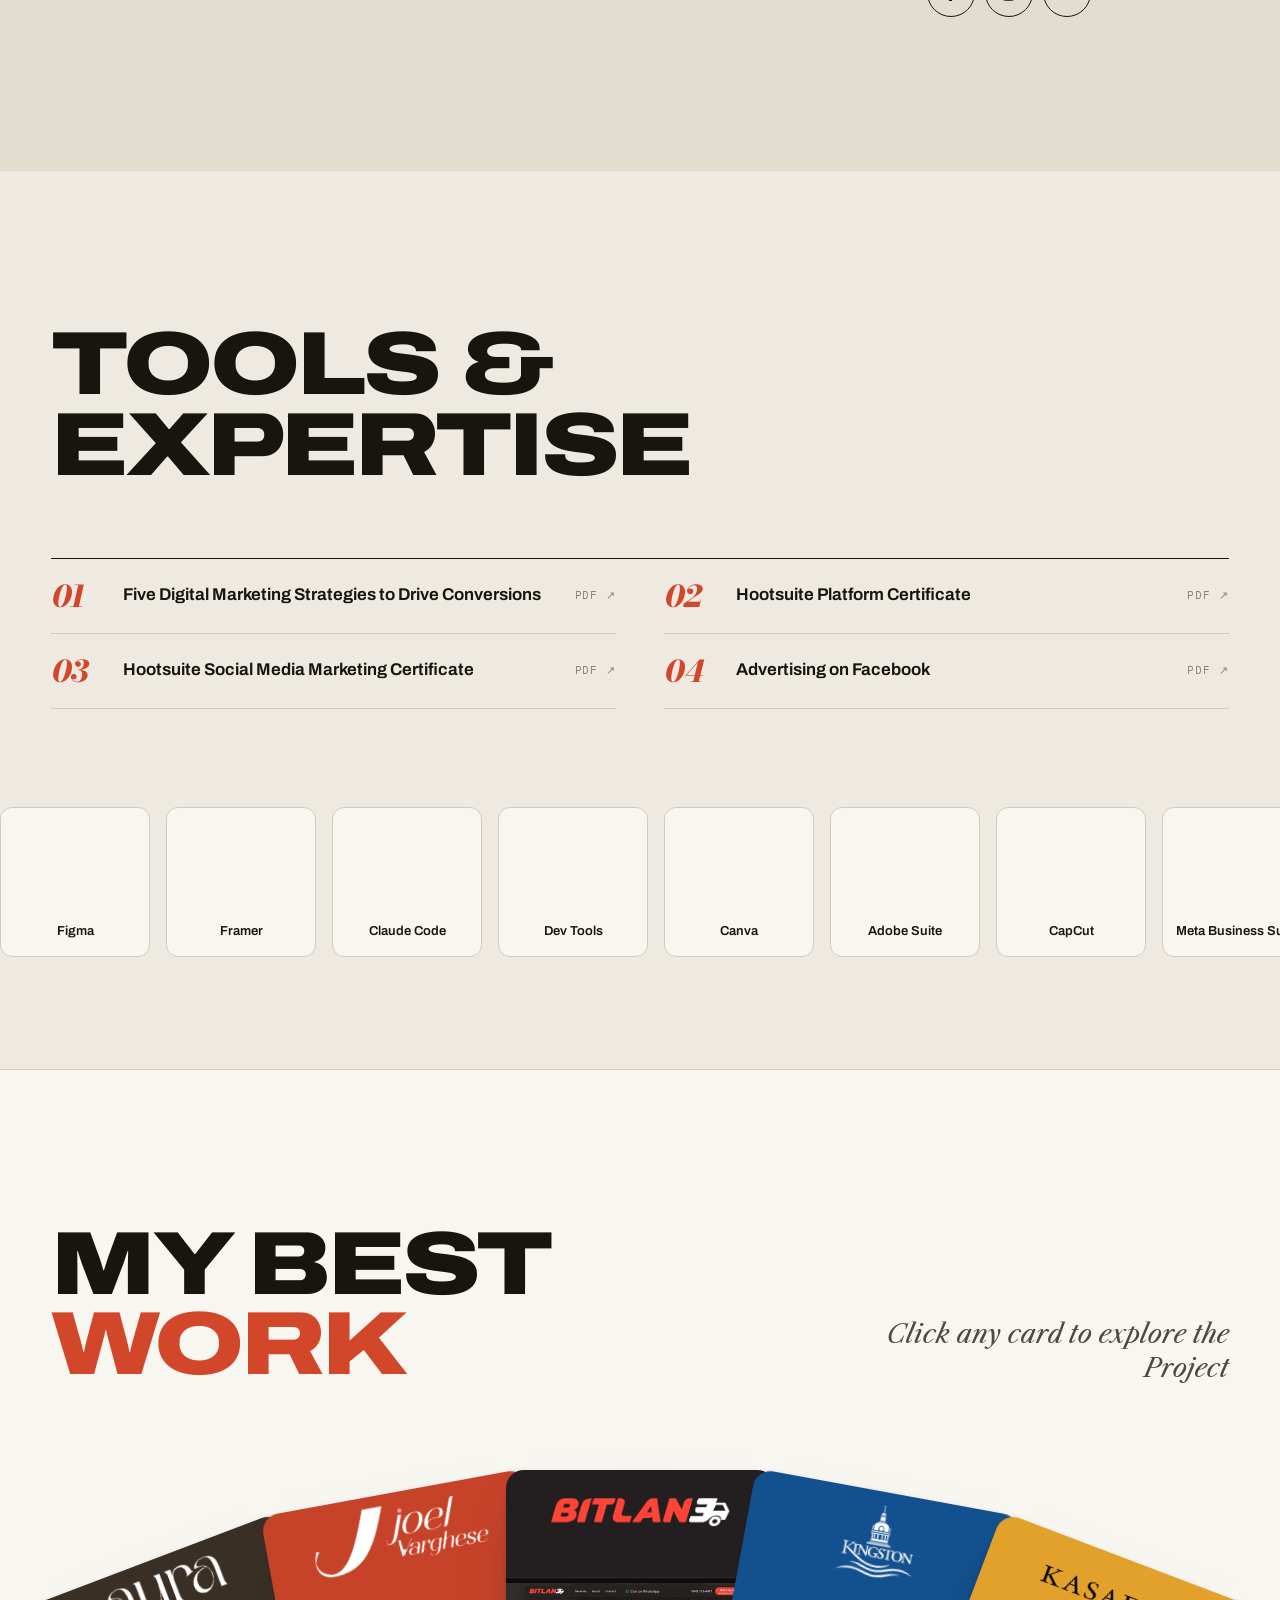
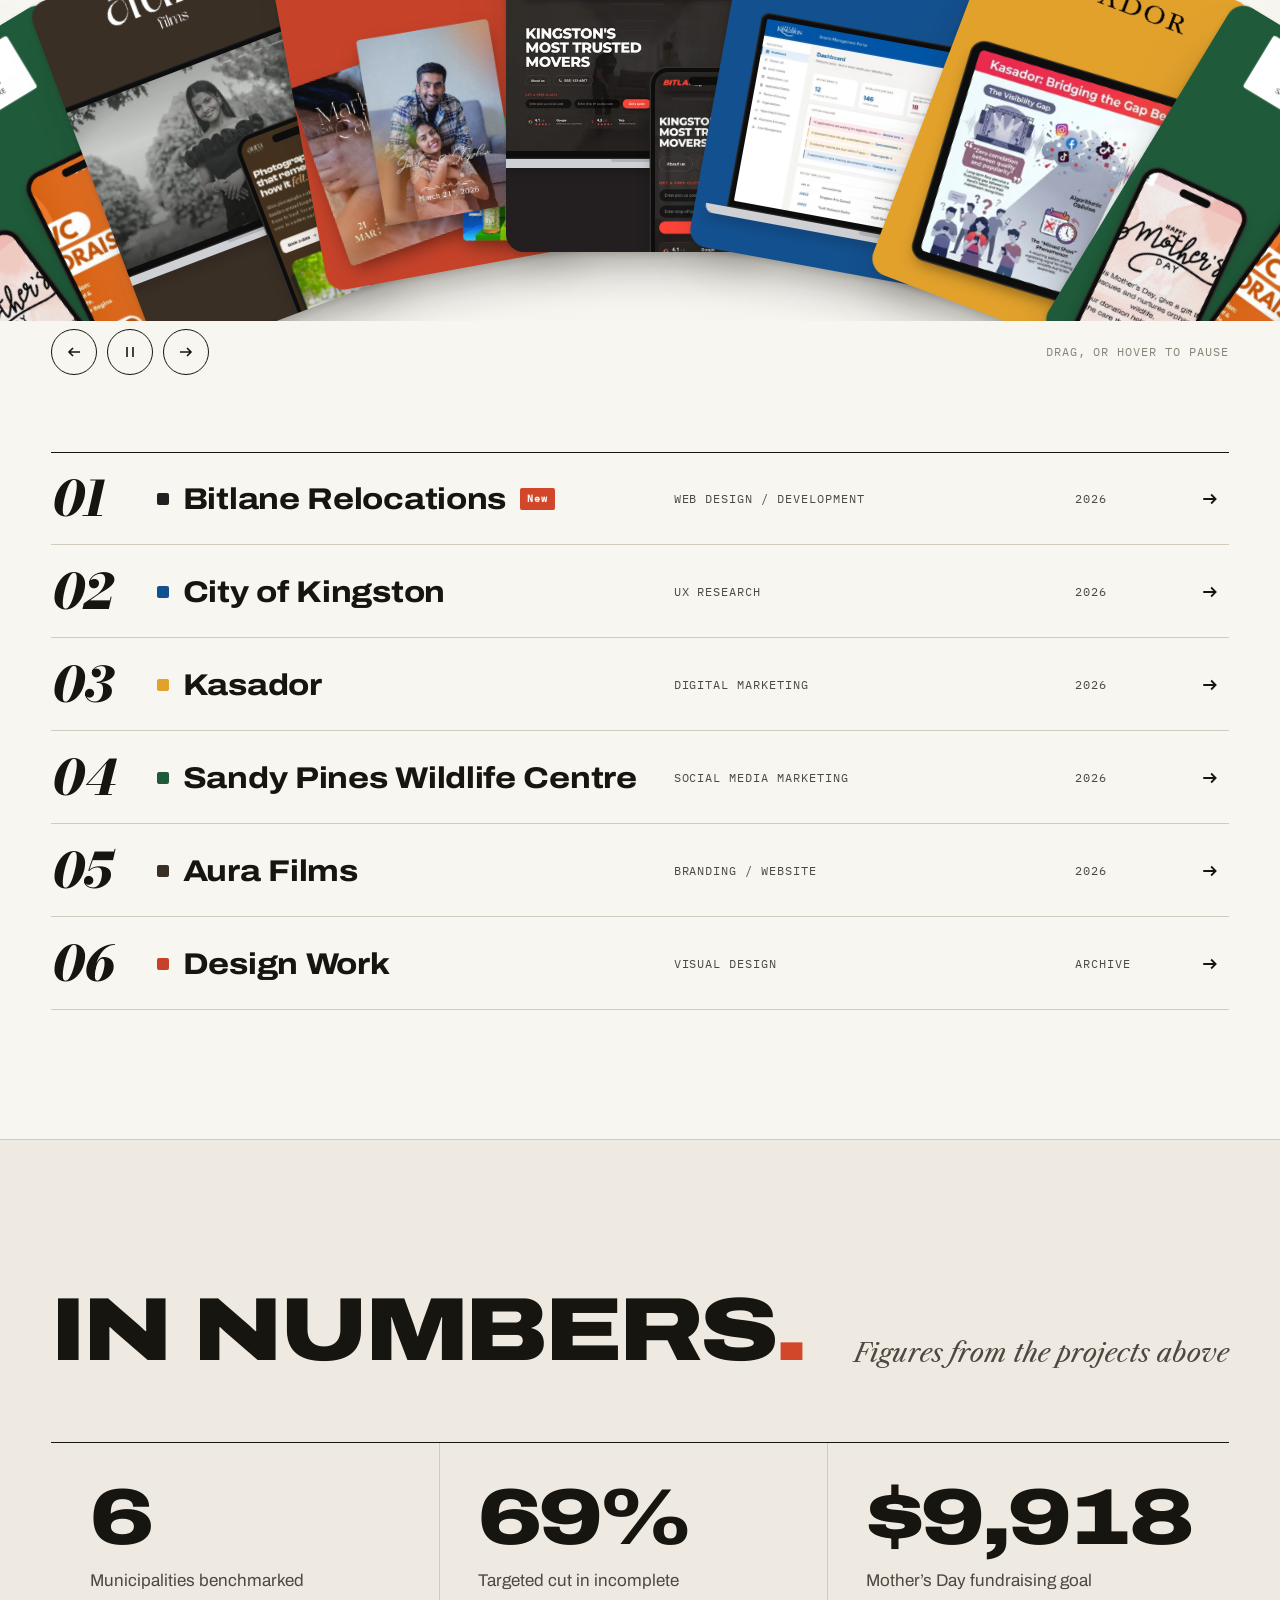
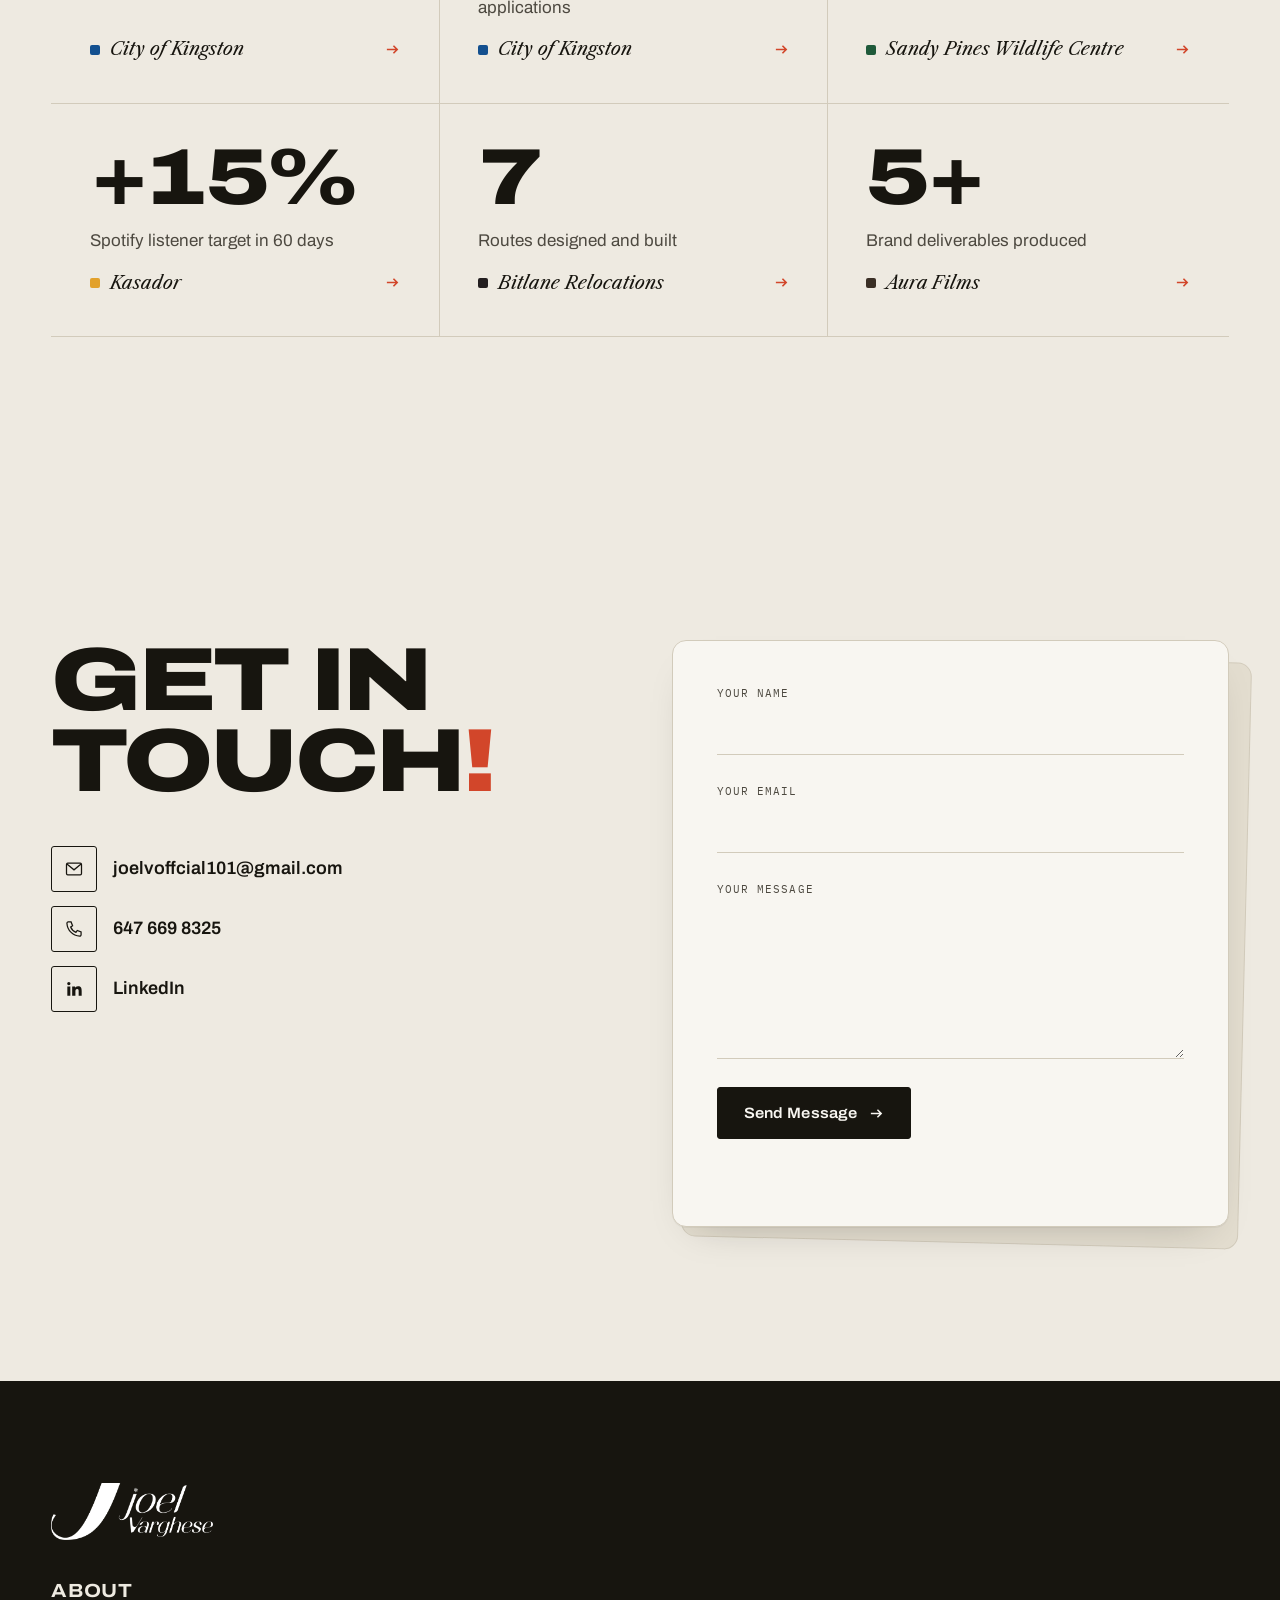
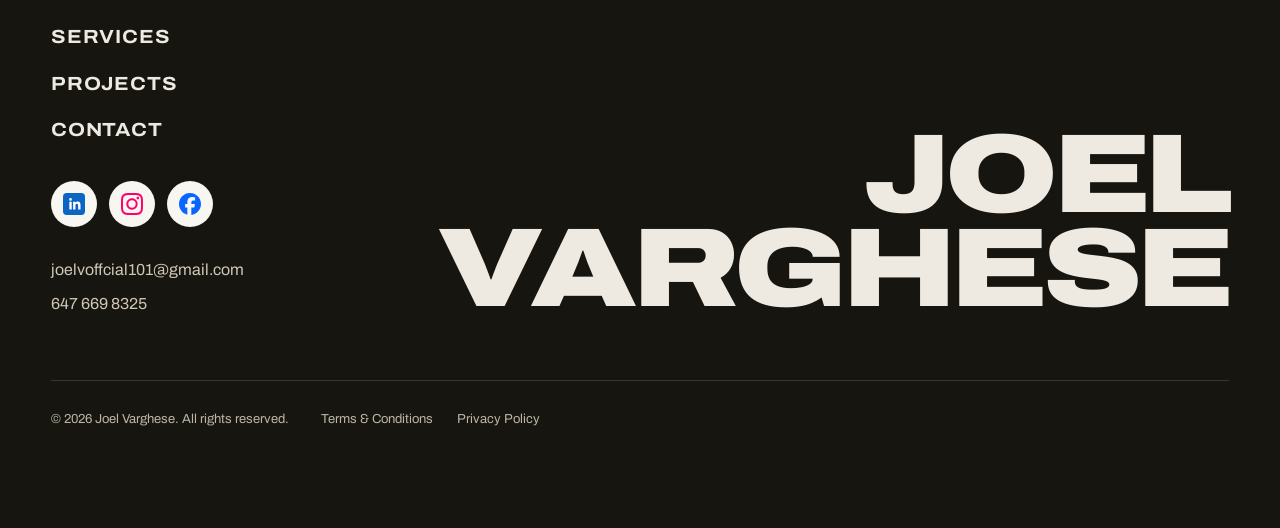
<file: aurafilms.html>
<!DOCTYPE html>
<html lang="en"><head><meta charset="UTF-8" /><title>Joel Varghese · Portfolio</title>
<meta http-equiv="refresh" content="0; url=index.html#work/aurafilms" /><link rel="canonical" href="index.html#work/aurafilms" />
<script>location.replace('index.html#work/aurafilms');</script></head>
<body><p><a href="index.html#work/aurafilms">Continue to the case study</a></p></body></html>
</file>
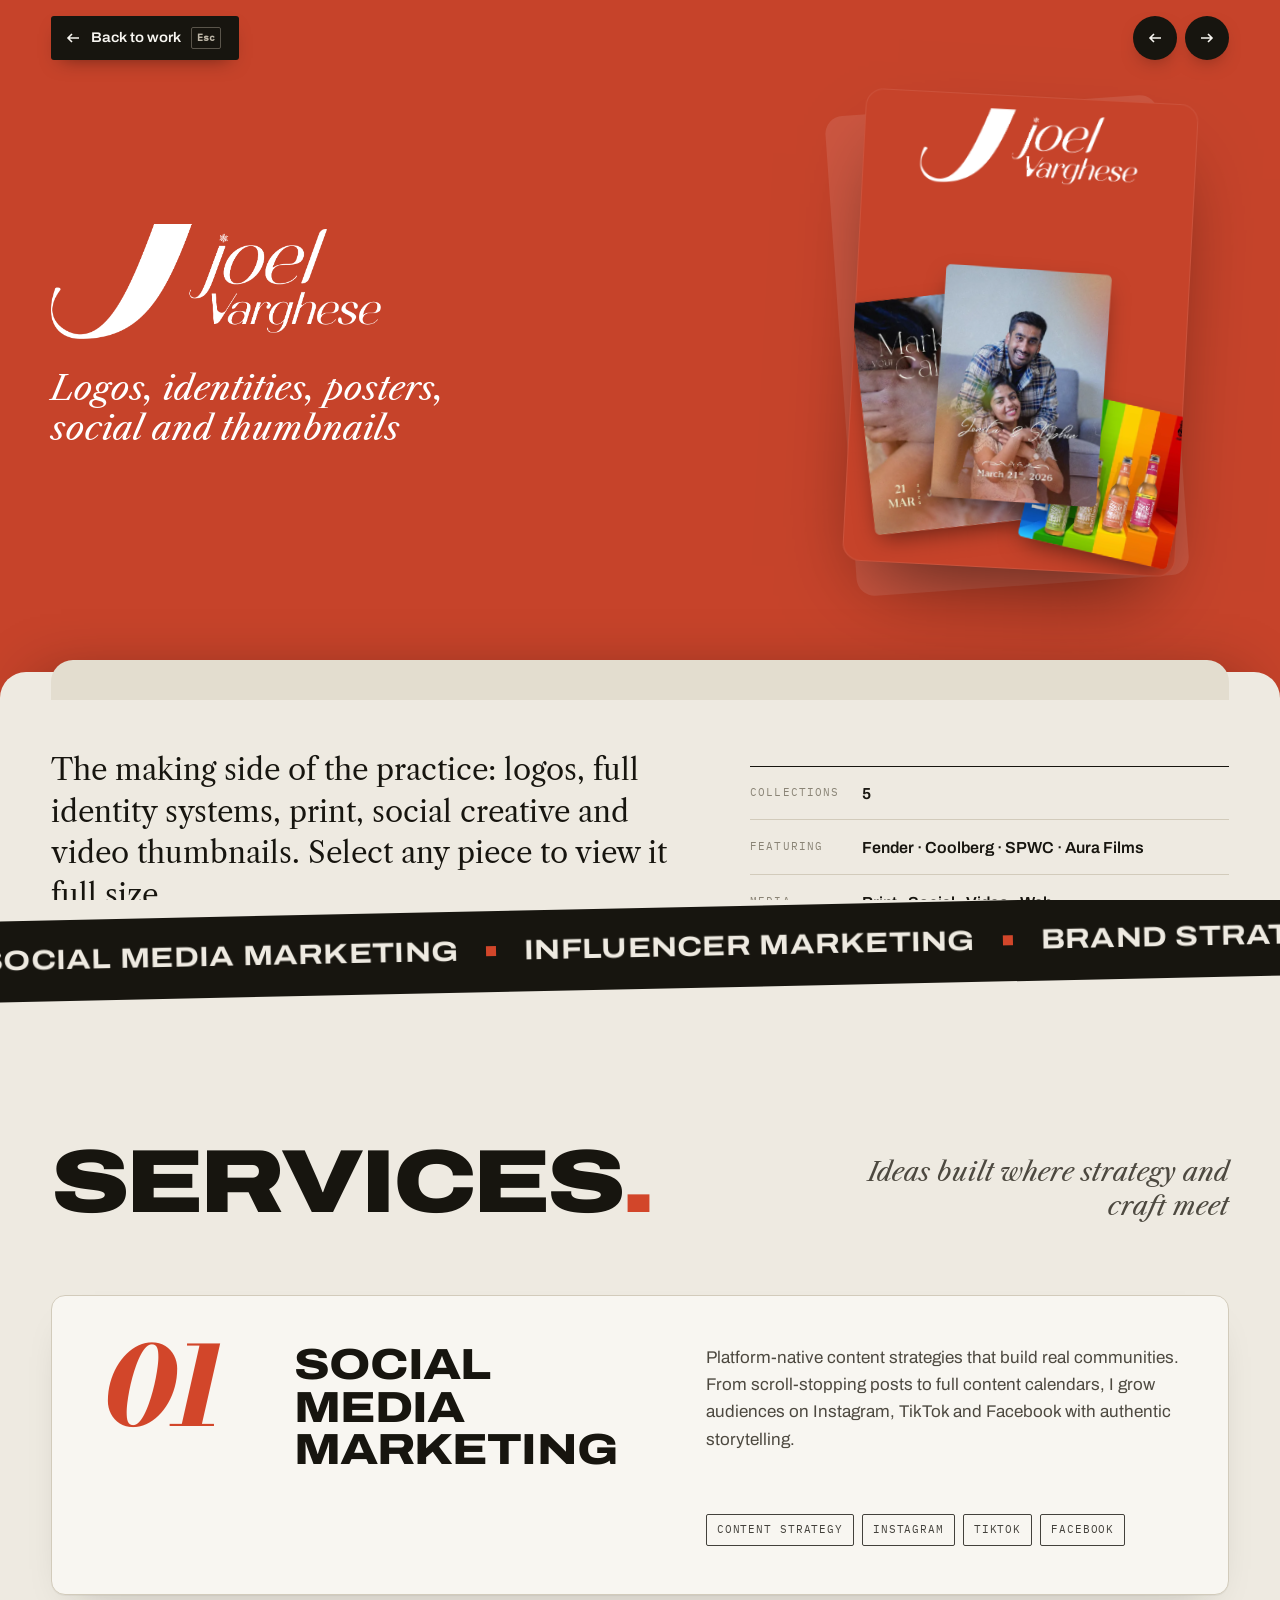
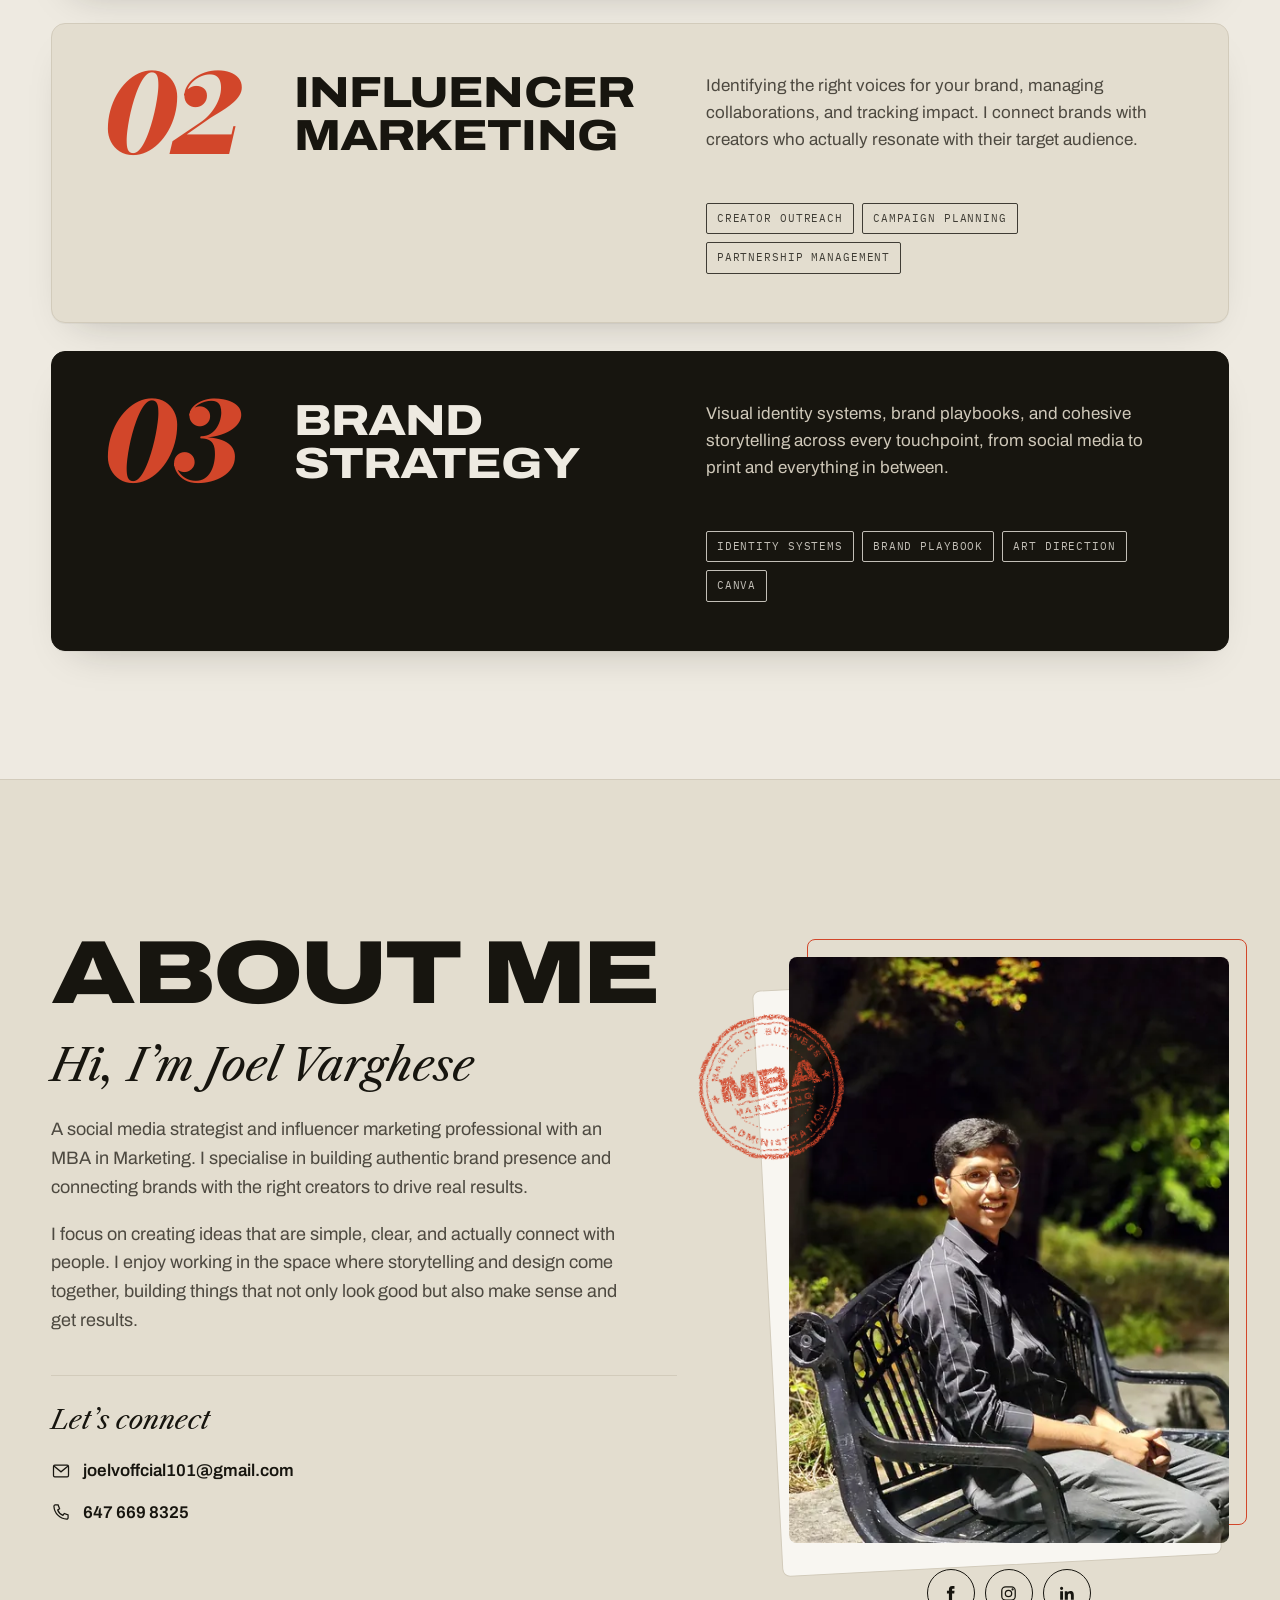
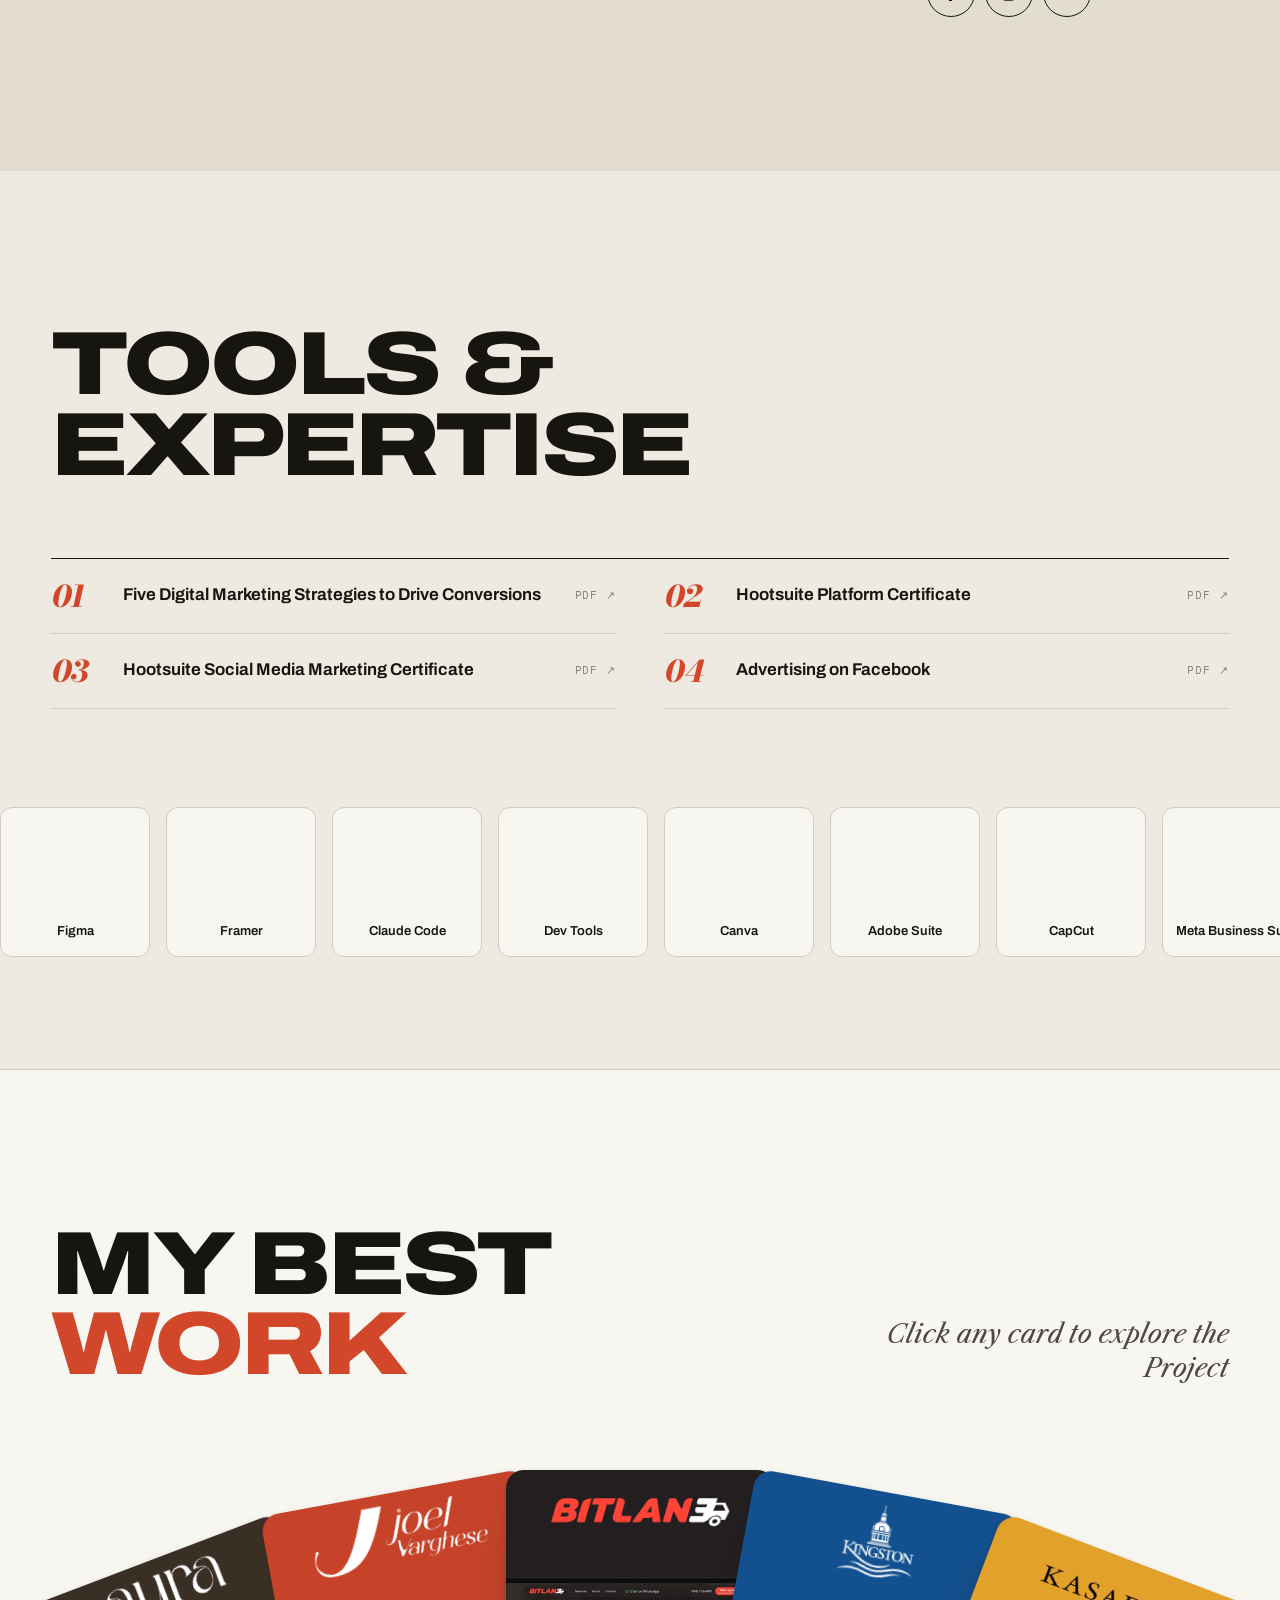
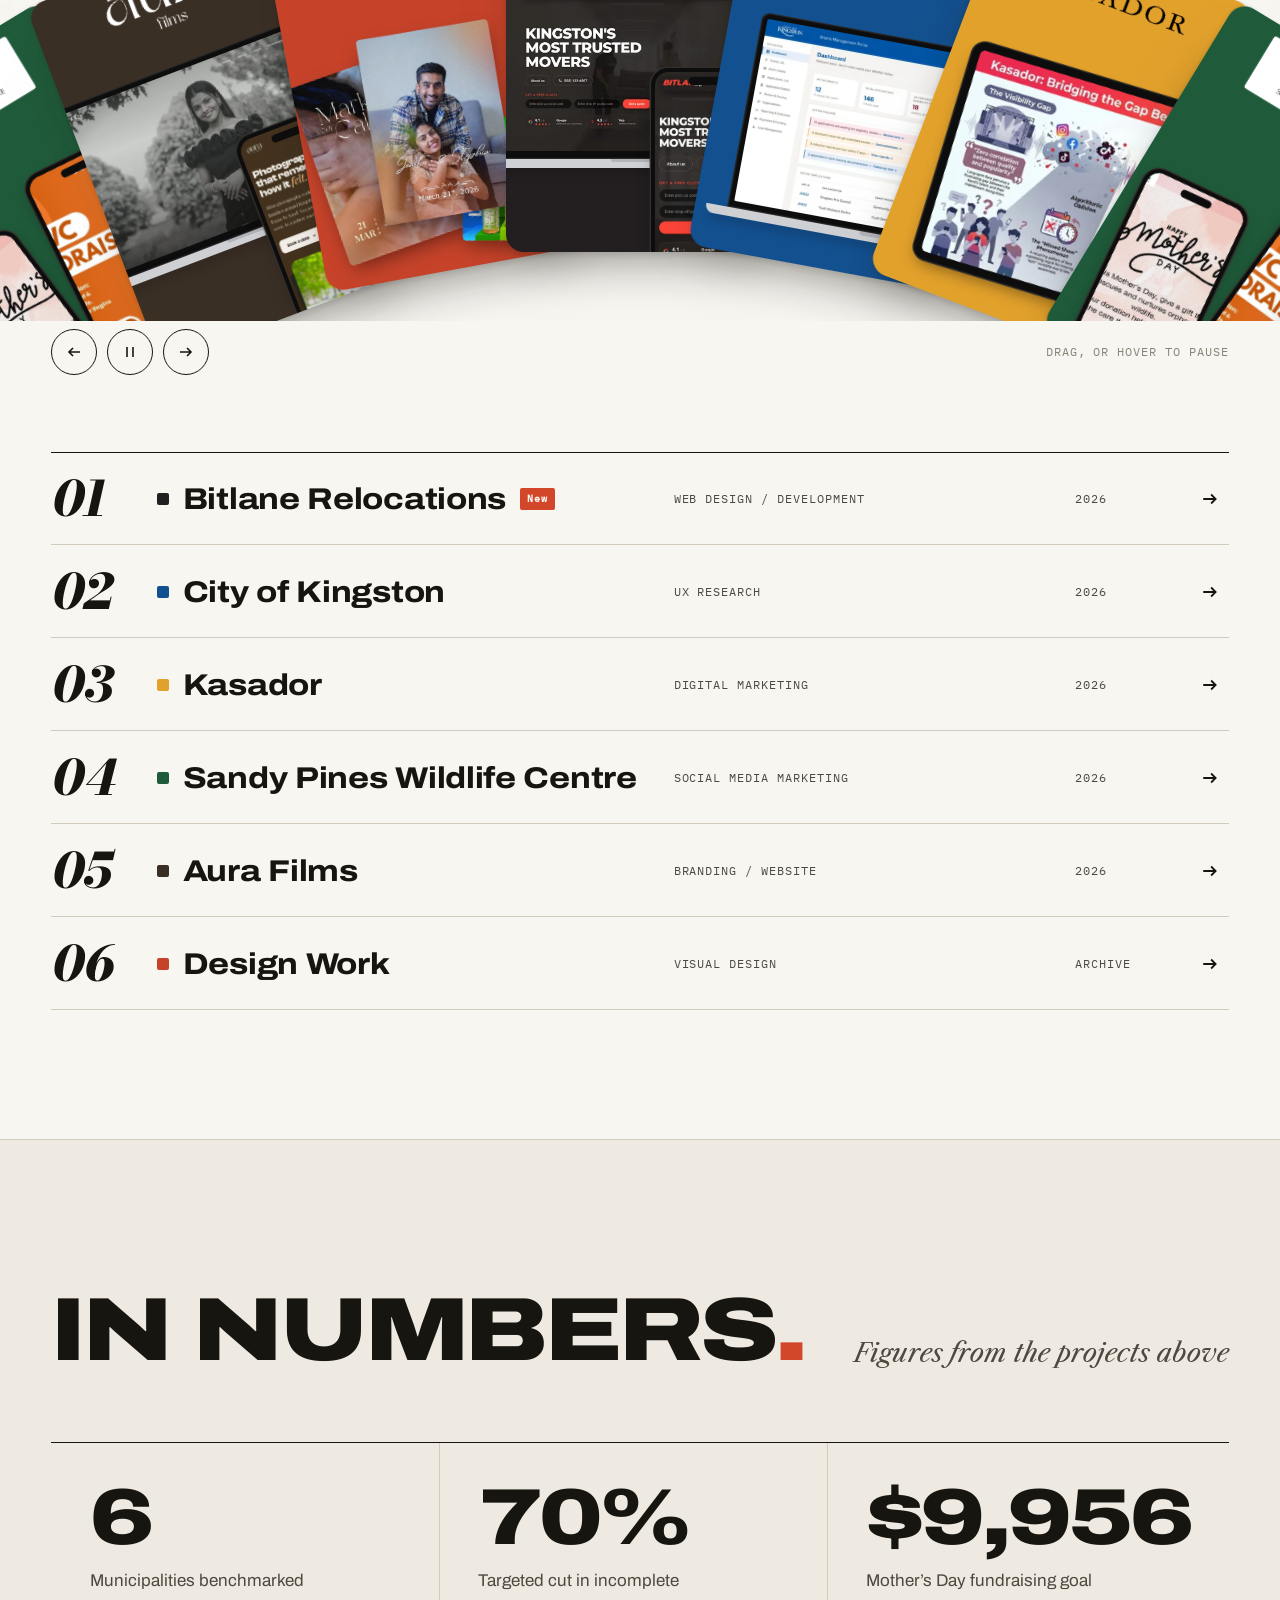
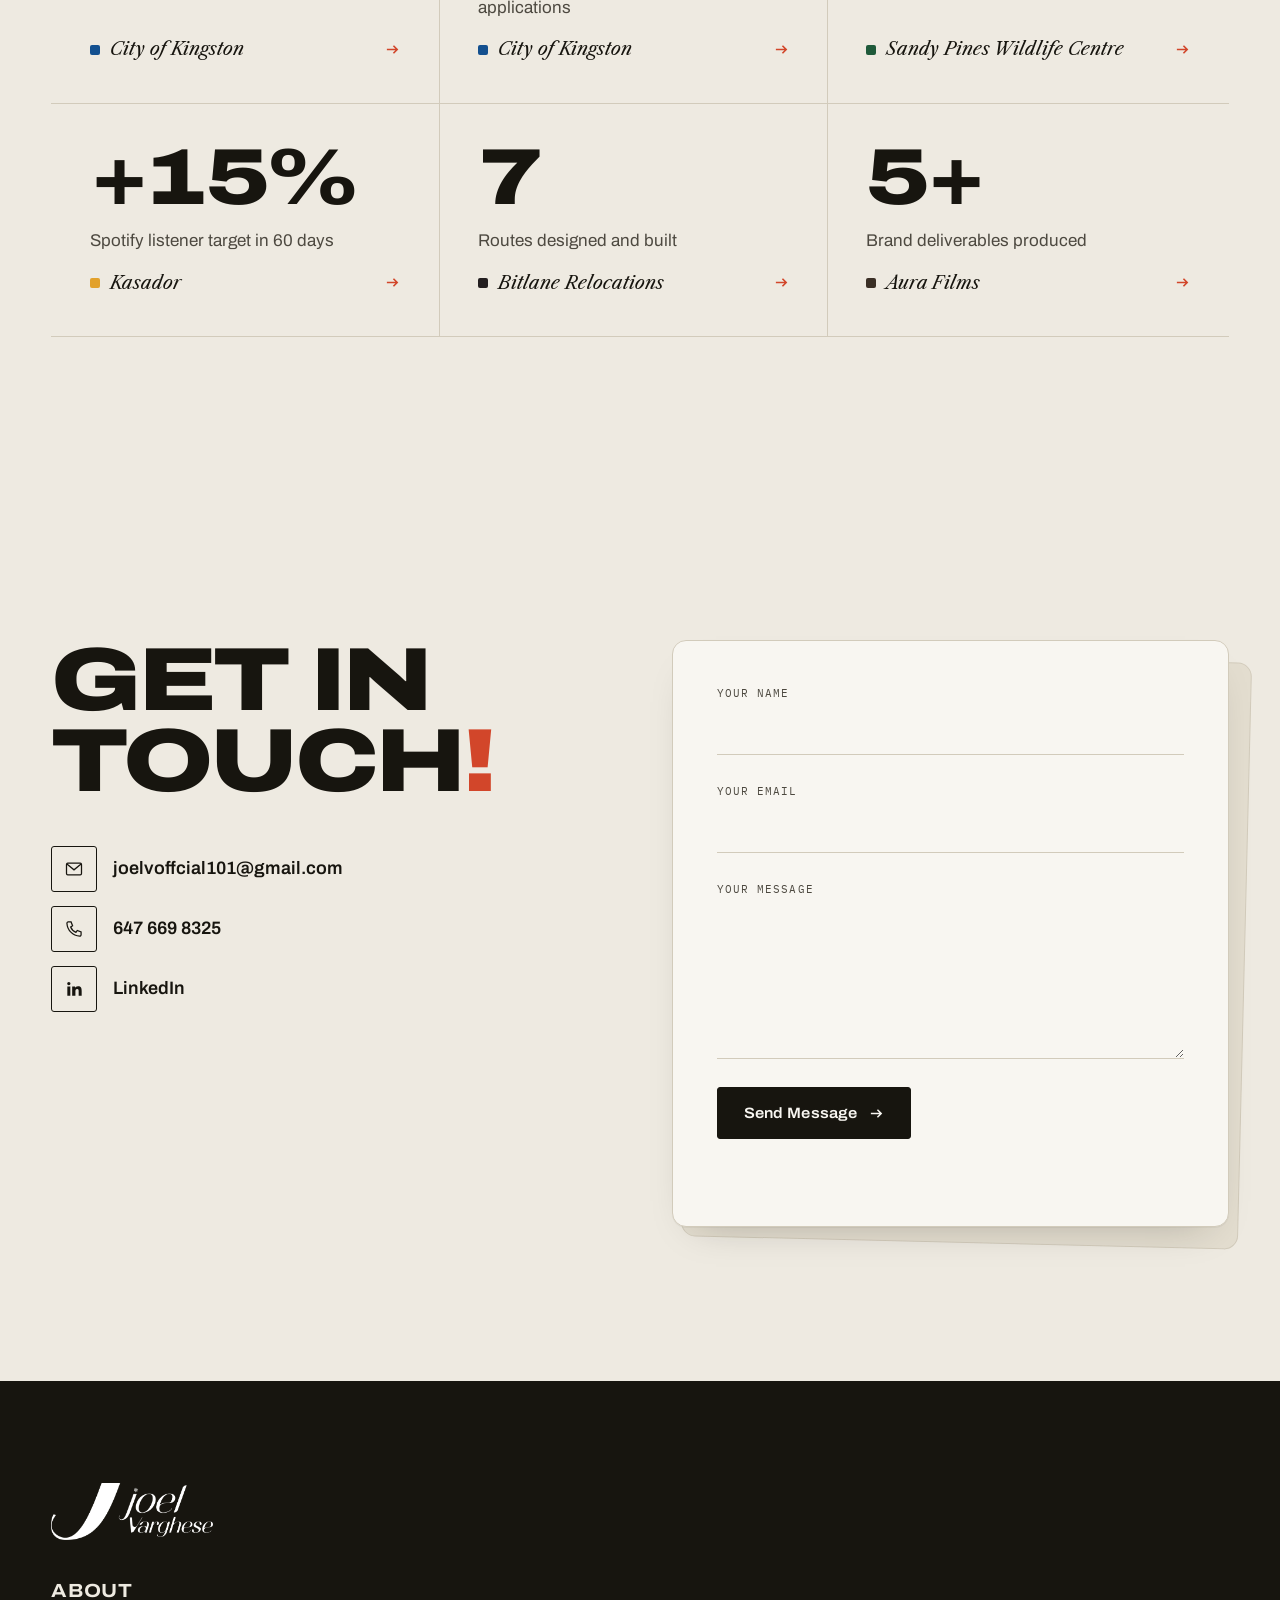
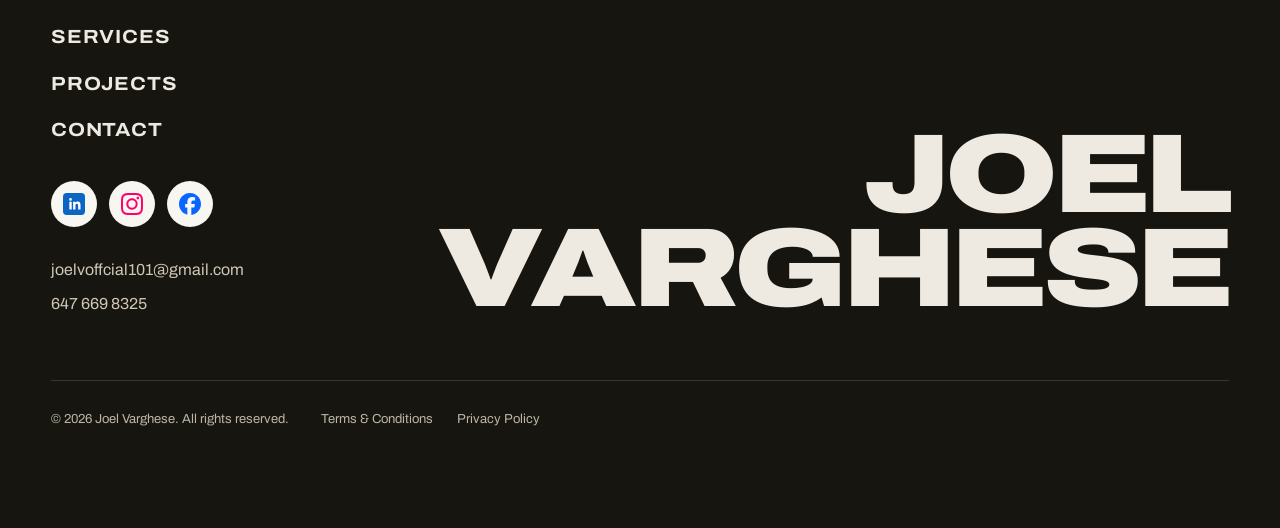
<file: designwork.html>
<!DOCTYPE html>
<html lang="en"><head><meta charset="UTF-8" /><title>Joel Varghese · Portfolio</title>
<meta http-equiv="refresh" content="0; url=index.html#work/designwork" /><link rel="canonical" href="index.html#work/designwork" />
<script>location.replace('index.html#work/designwork');</script></head>
<body><p><a href="index.html#work/designwork">Continue to the case study</a></p></body></html>
</file>
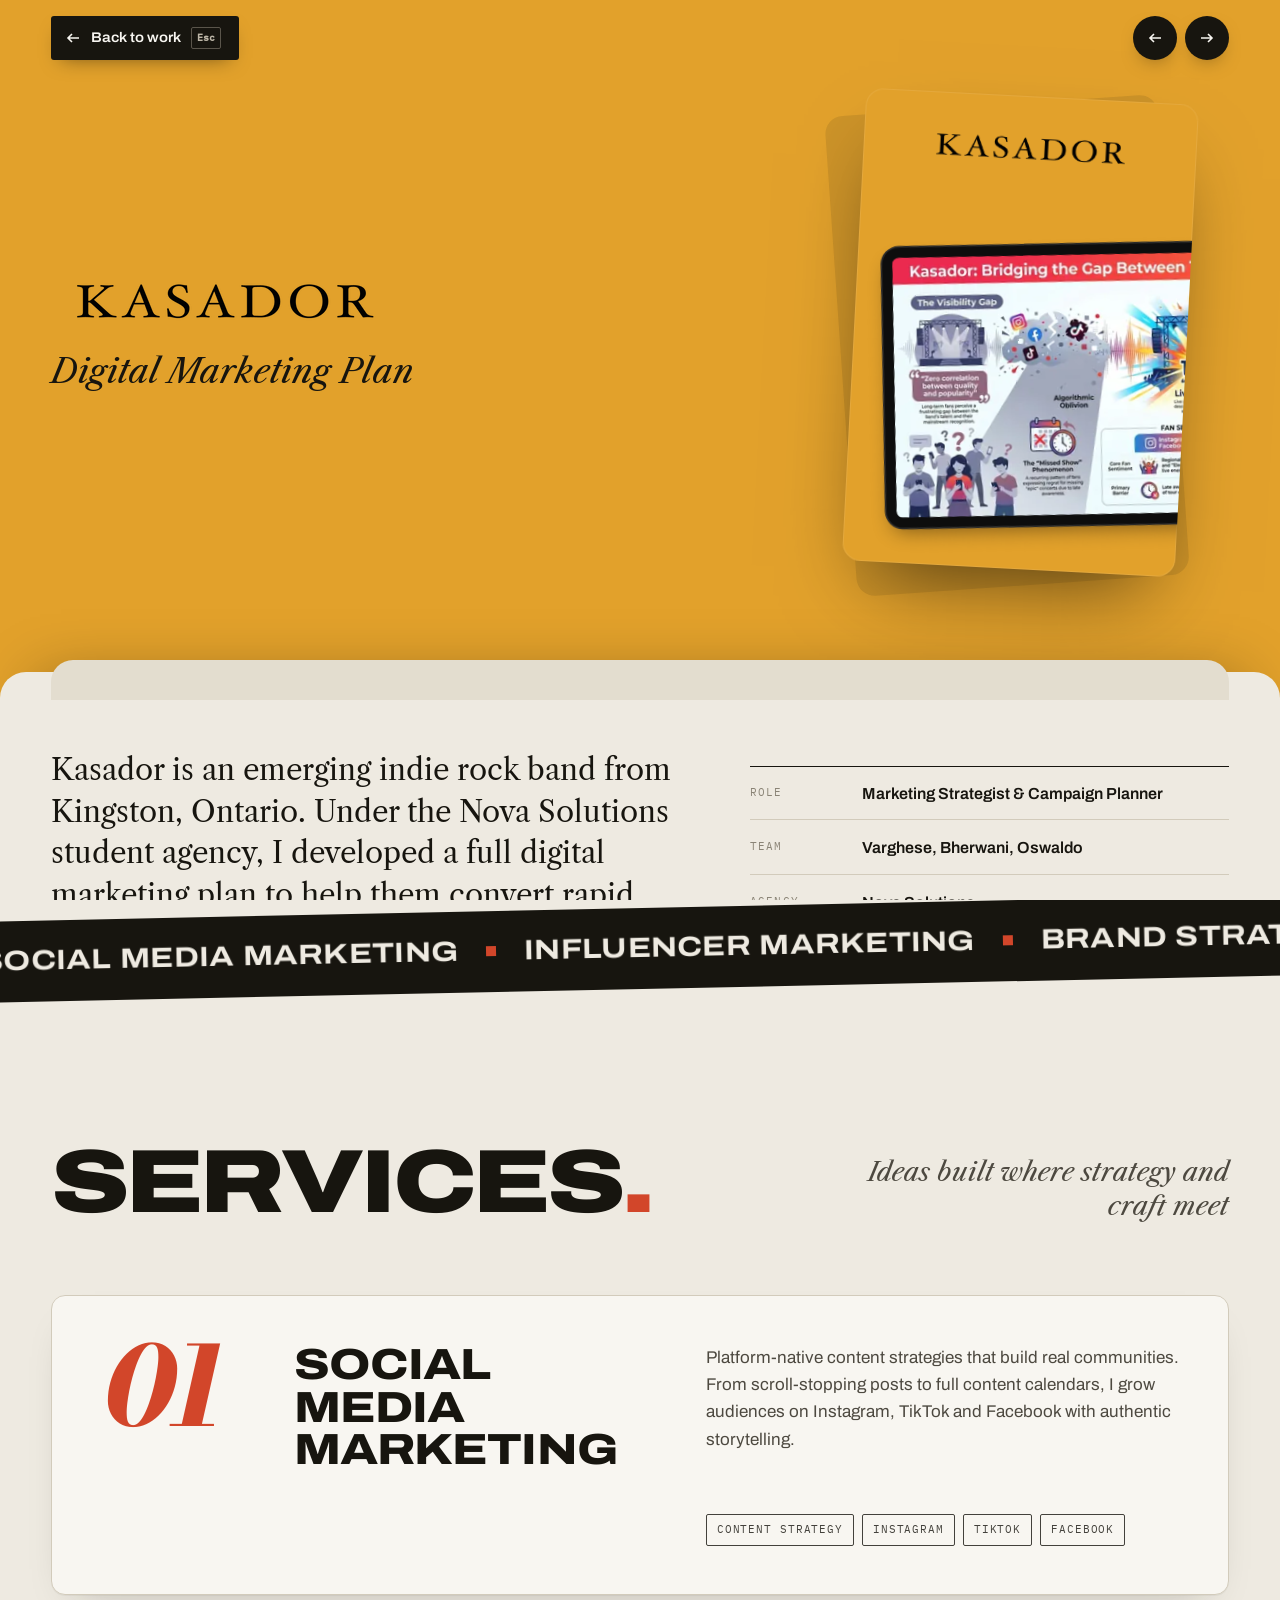
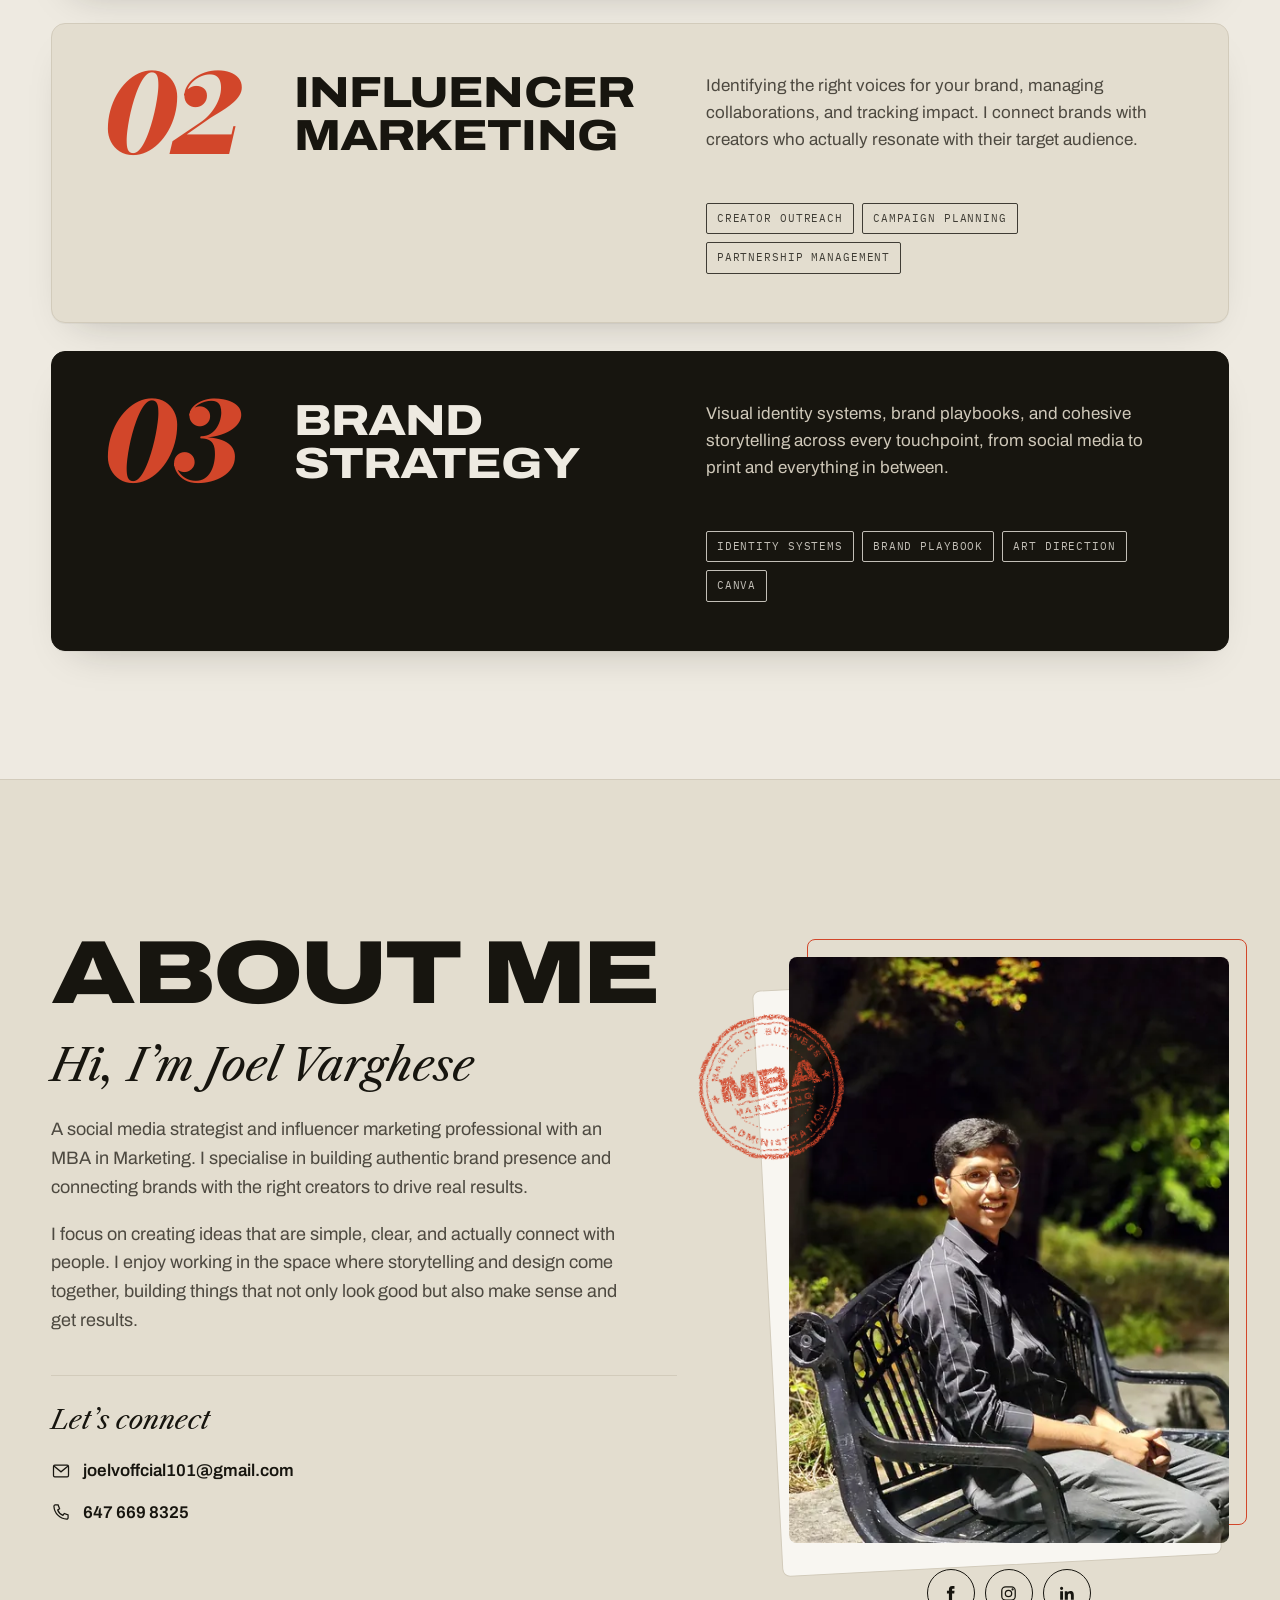
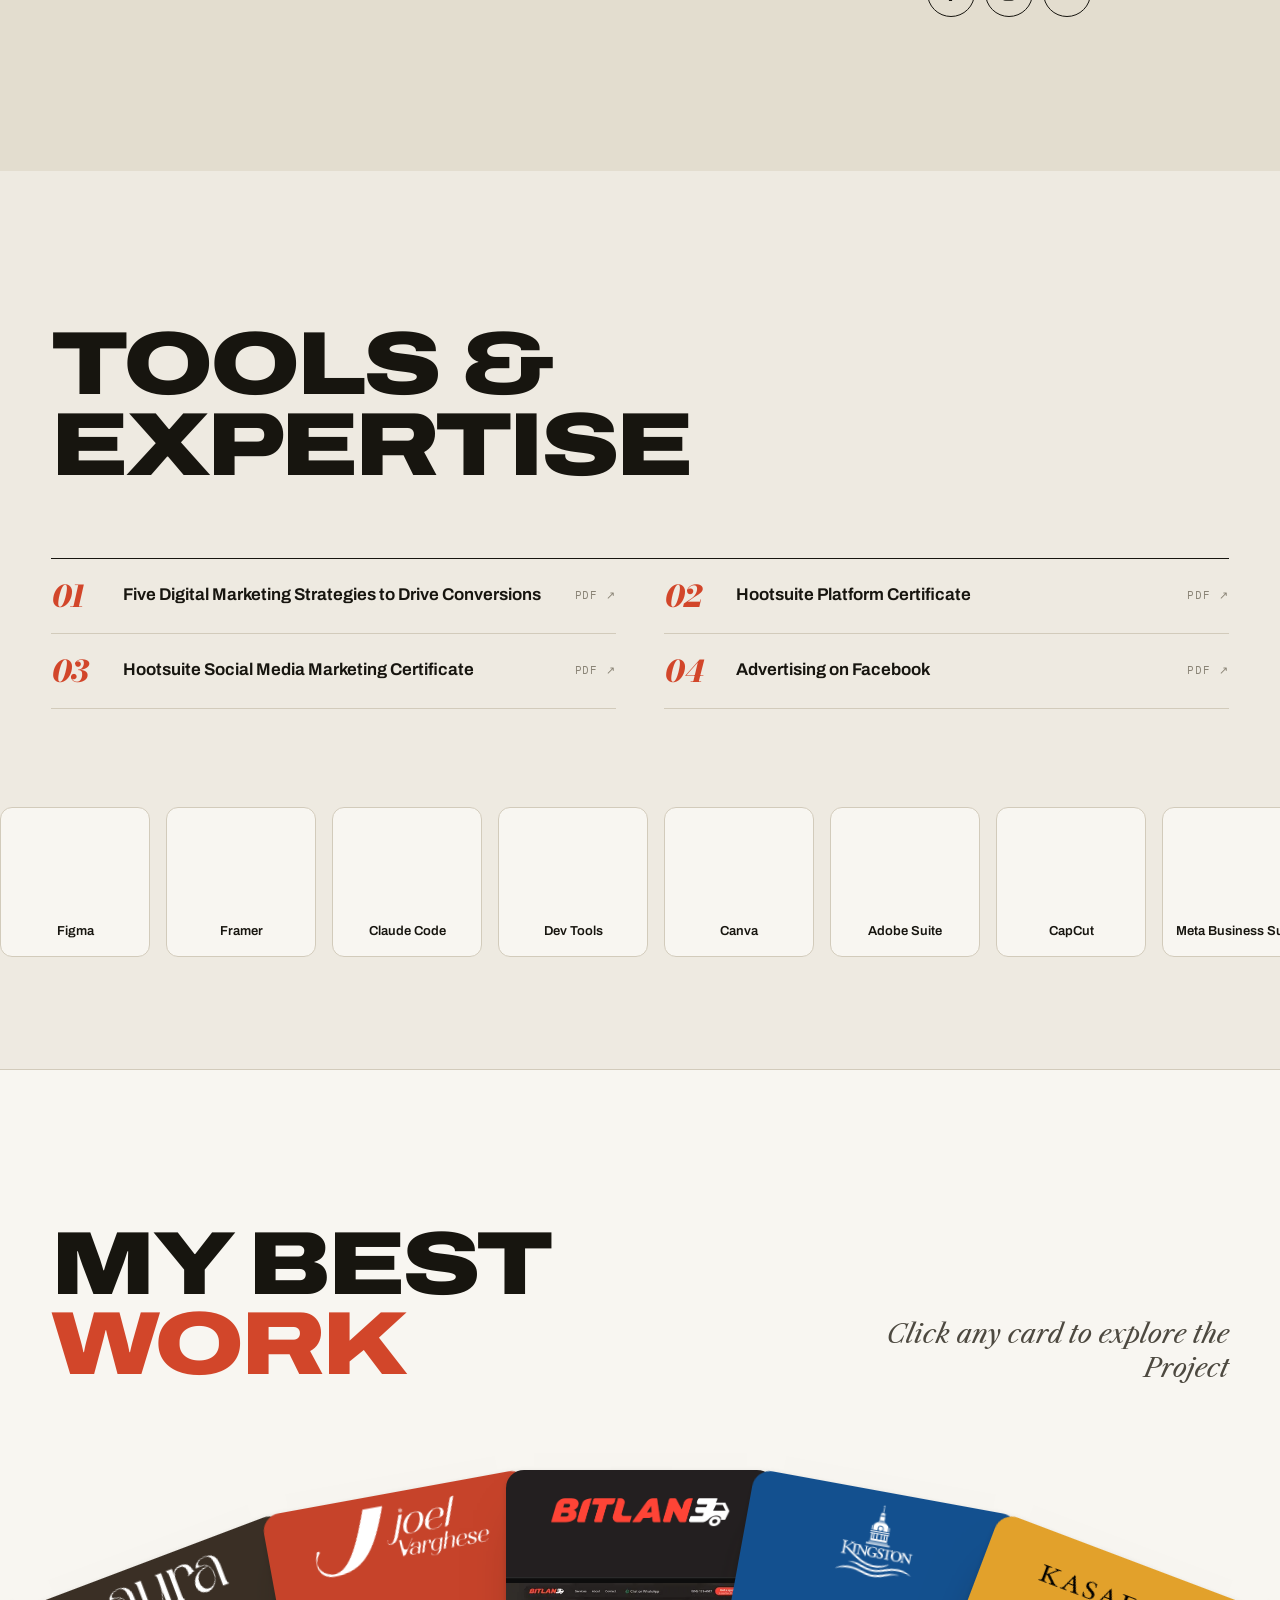
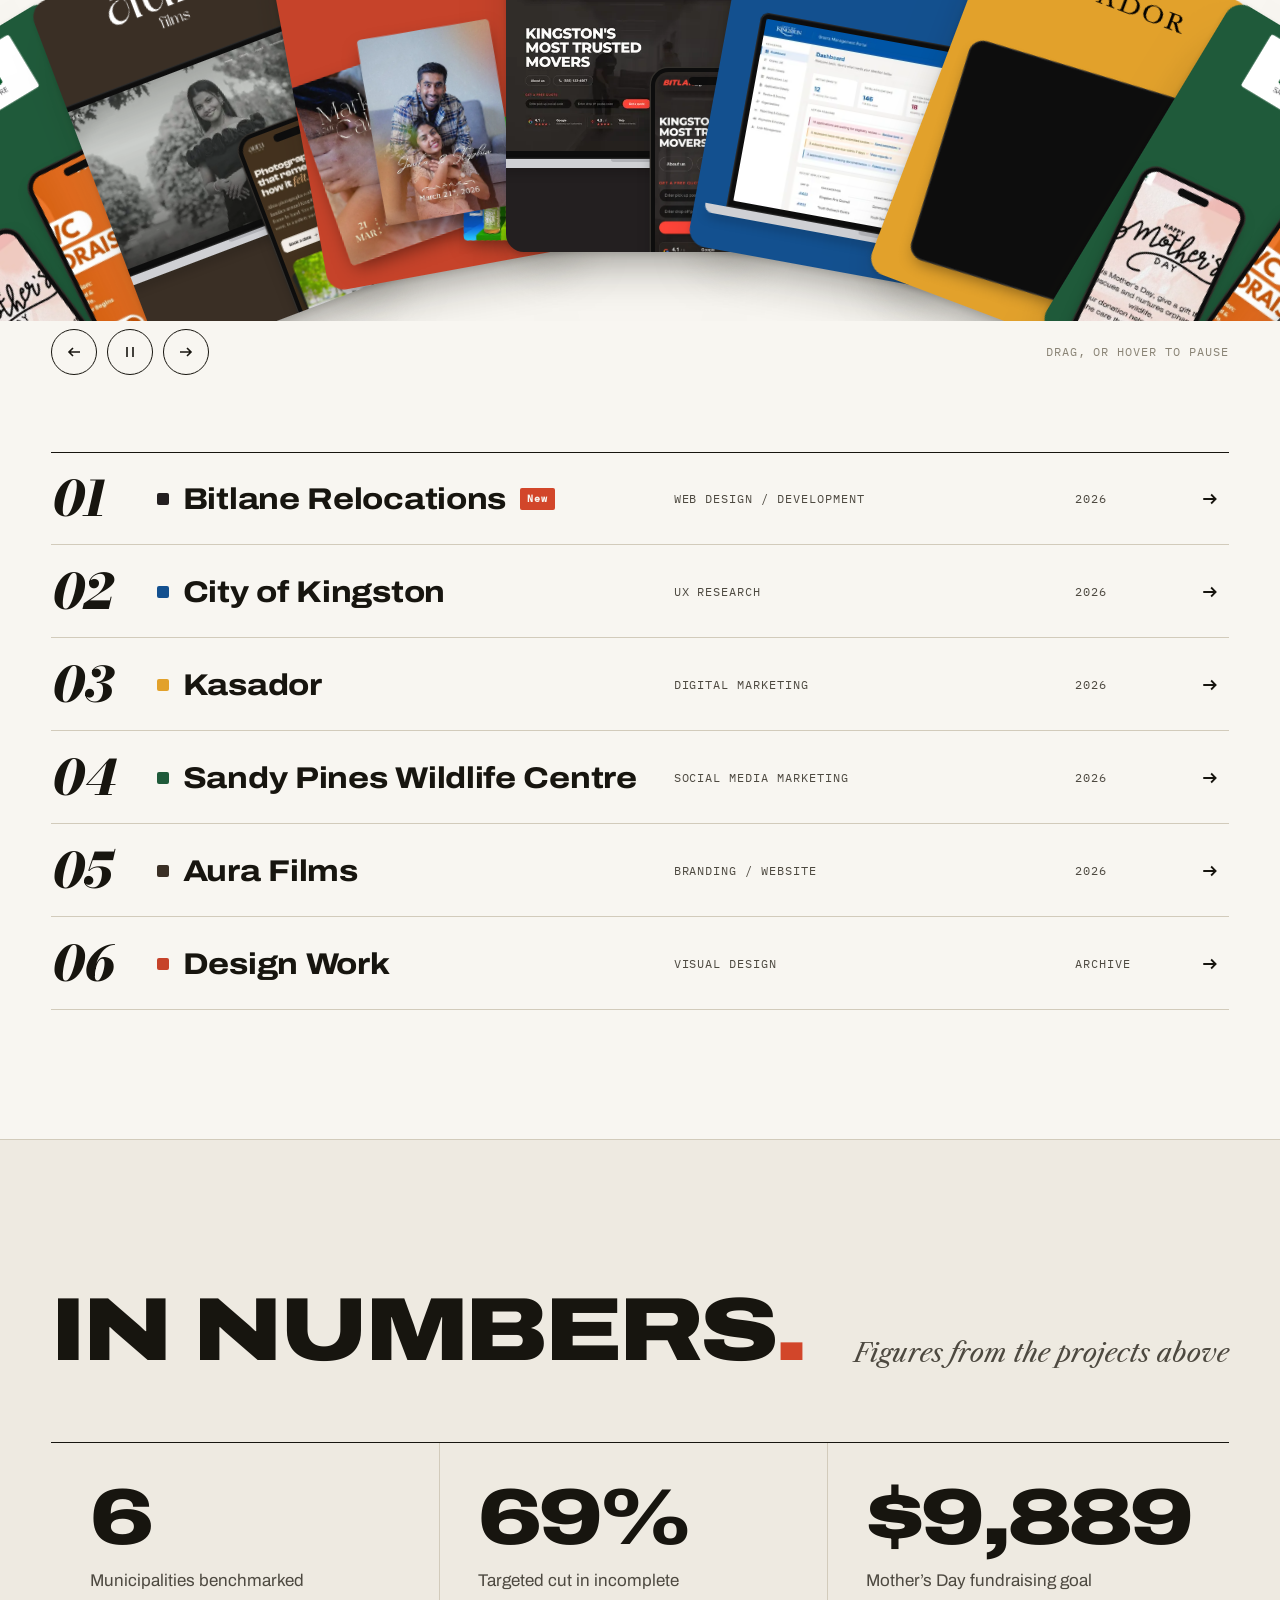
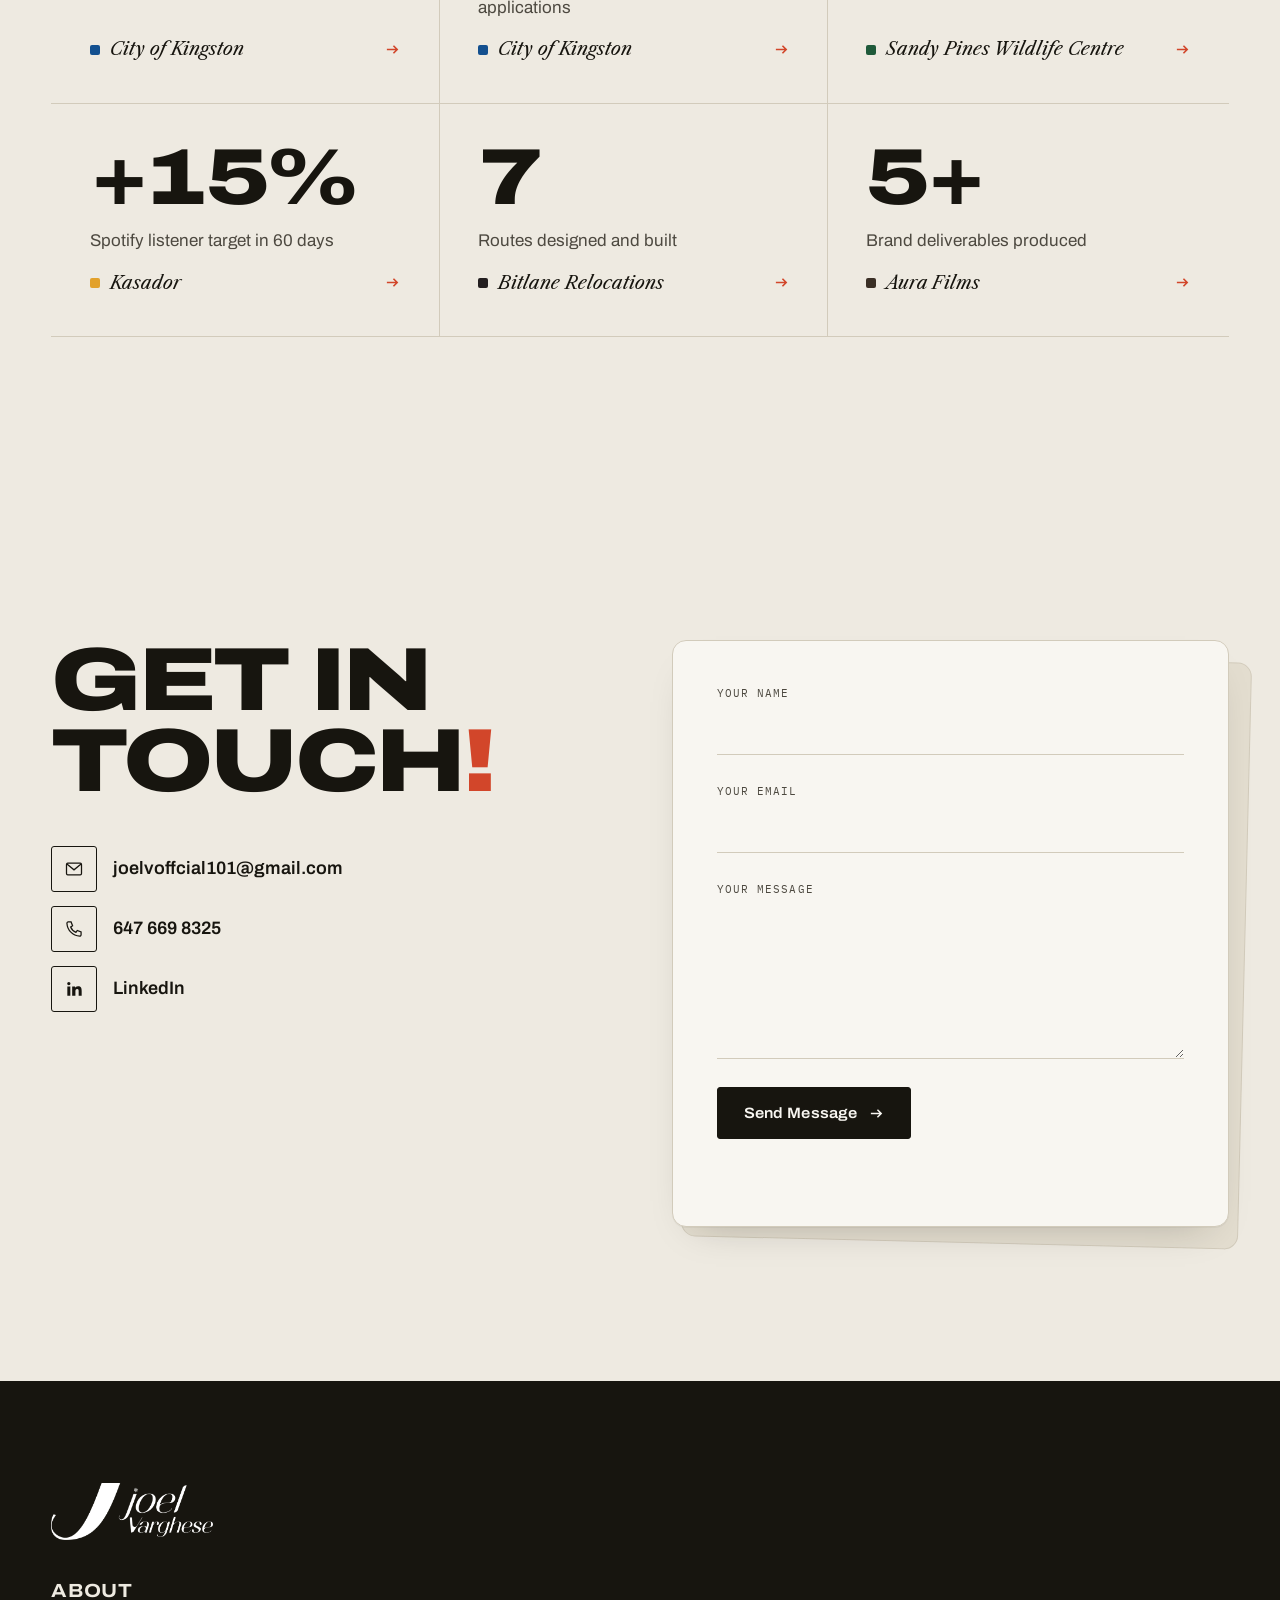
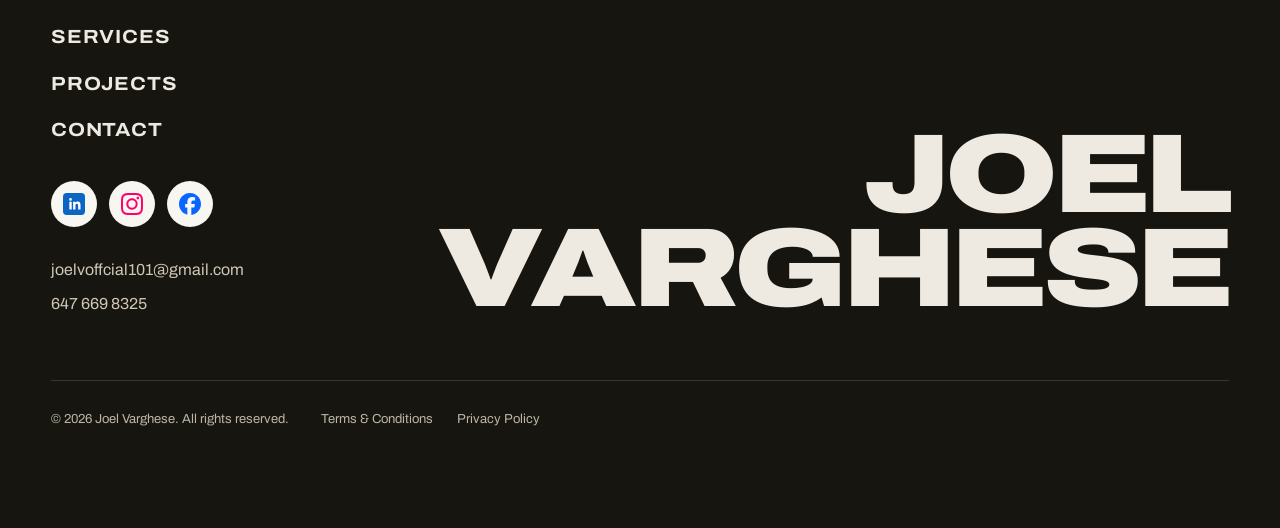
<file: kasador.html>
<!DOCTYPE html>
<html lang="en"><head><meta charset="UTF-8" /><title>Joel Varghese · Portfolio</title>
<meta http-equiv="refresh" content="0; url=index.html#work/kasador" /><link rel="canonical" href="index.html#work/kasador" />
<script>location.replace('index.html#work/kasador');</script></head>
<body><p><a href="index.html#work/kasador">Continue to the case study</a></p></body></html>
</file>
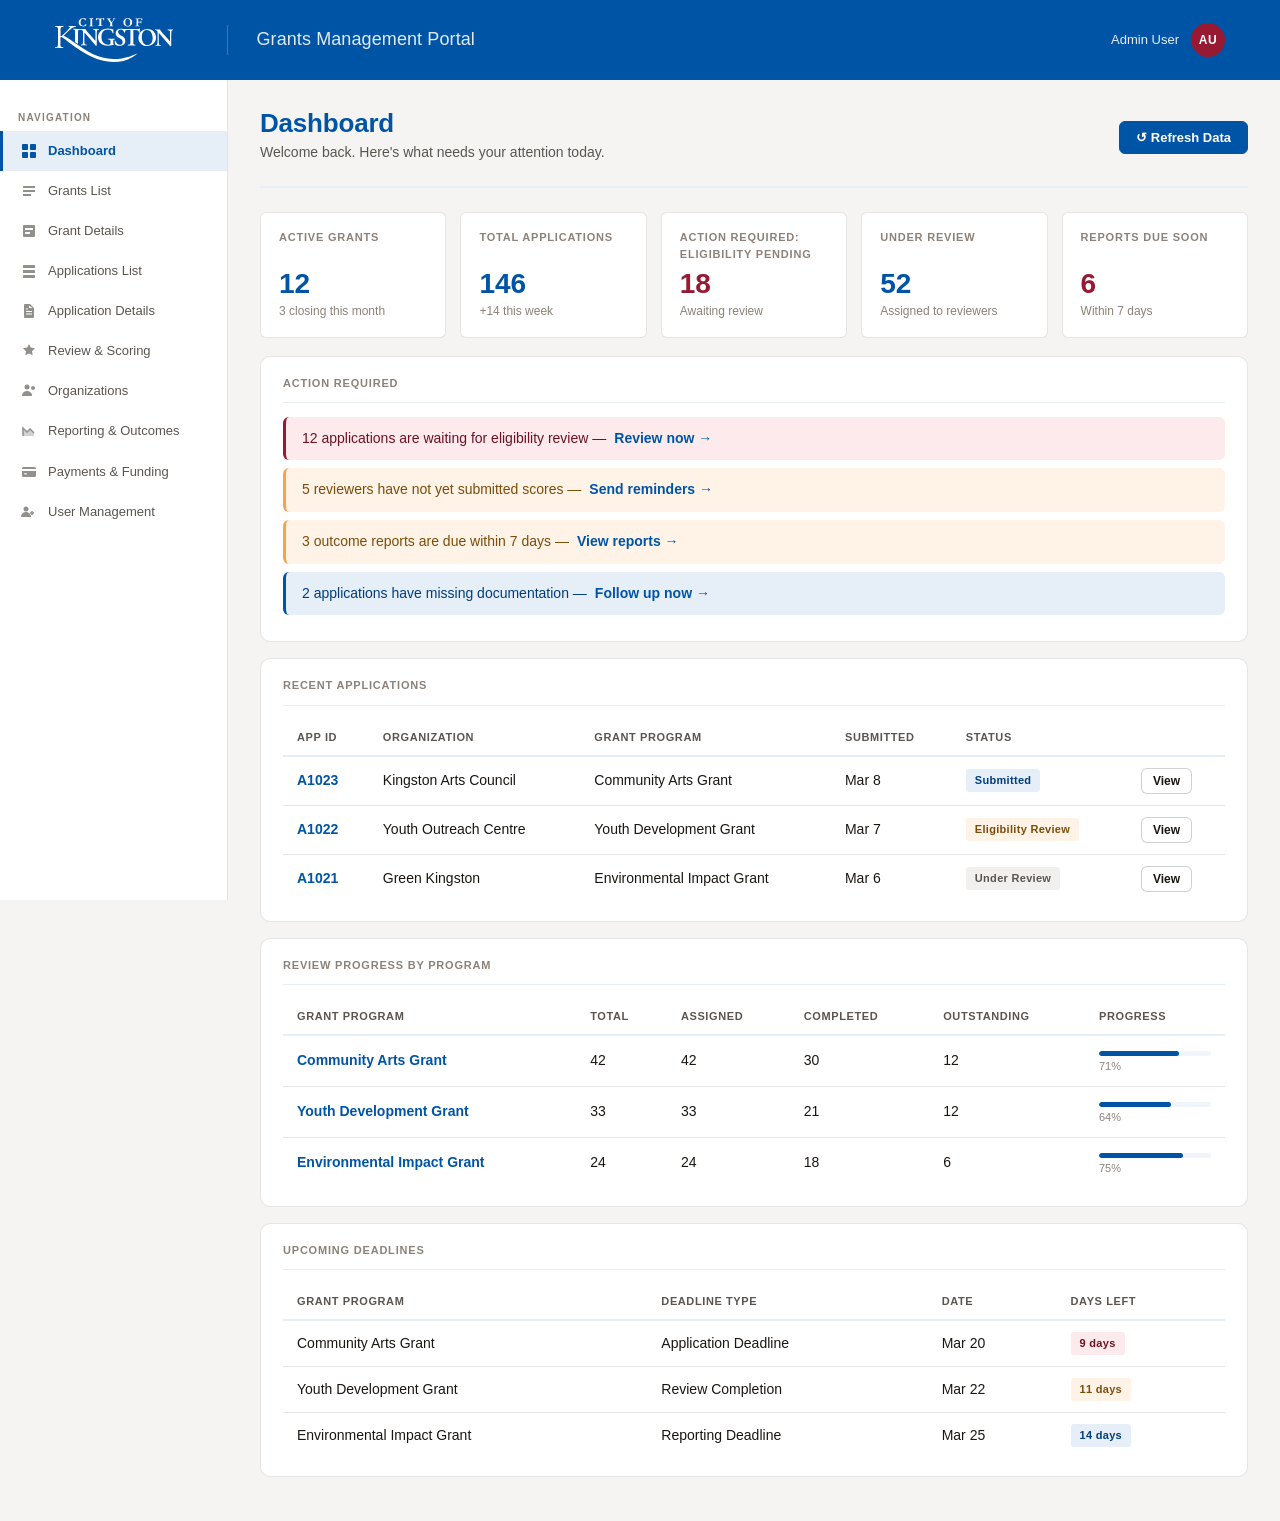
<file: kingston-grants-portal.html>
<!DOCTYPE html>
<html lang="en">
<head>
<meta charset="UTF-8">
<link rel="shortcut icon" type="image/svg" href="https://www.cityofkingston.ca/media/nkon4ad4/kingston_favicon.svg?width=32&amp;height=32">
<meta name="viewport" content="width=device-width, initial-scale=1.0">
<title>Grants Management Portal — City of Kingston</title>
<style>
/* ============================================================
   BASE LAYER — layout skeleton (preserved from prototype)
   ============================================================ */
:root {
  --c-primary: #0054a6;
  --c-primary-light: #f0f5fb;
  --c-primary-mid: #5b9bd5;
  --c-success-bg: #eaf3e6; --c-success-text: #2e5a22;
  --c-warning-bg: #fef3e6; --c-warning-text: #7a4d0a;
  --c-danger-bg:  #fceaed; --c-danger-text:  #6d1224;
  --c-info-bg:    #e6eef7; --c-info-text:    #003d7a;
  --c-neutral-bg: #f2f0ee; --c-neutral-text: #5a5550;

  /* Kingston Brand Tokens */
  --sky:    #0054a6;  --sky-dk: #003d7a;  --sky-lt: #e6eef7; --sky-tint: #f0f5fb;
  --brick:  #971a32;  --brick-dk: #6d1224; --brick-lt: #fceaed;
  --midnight: #000000;
  --lake:   #5b9bd5;  --lake-lt: #e8f3fc;
  --stone:  #8c8279;  --stone-lt: #f2f0ee; --stone-dk: #5a5550;
  --sunset: #f4a44c;  --sunset-lt: #fef3e6;
  --grass:  #4e7c3f;  --grass-lt: #eaf3e6;
  --wheat:  #d4b483;

  --bg:      #f6f4f2;
  --surface: #ffffff;
  --border:       rgba(0,0,0,0.10);
  --border-strong:rgba(0,0,0,0.18);
  --text:         #1a1612;
  --text-muted:   #5a5550;
  --text-hint:    #8c8279;
  --sidebar-w: 228px;
  --topbar-h:  80px;
  --radius:    6px;
  --radius-lg: 10px;
}

/* ============================================================
   GLOBAL TYPOGRAPHY
   Helvetica Neue / Arial body — Garamond H1 only — AODA 12pt min
   ============================================================ */
* { box-sizing: border-box; margin: 0; padding: 0; }

body {
  font-family: 'Helvetica Neue', Arial, Helvetica, sans-serif;
  font-size: 16px; /* 12pt AODA minimum */
  line-height: 1.55;
  background: var(--bg);
  color: var(--text);
  min-height: 100vh;
  -webkit-font-smoothing: antialiased;
}

/* ============================================================
   TOPBAR
   ============================================================ */
#topbar {
  position: fixed;
  top: 0; left: 0; right: 0;
  height: var(--topbar-h);
  background: var(--sky);
  /*border-bottom: 3px solid var(--brick);*/
  display: flex;
  align-items: center;
  justify-content: space-between;
  padding: 0 55px;
  z-index: 100;
  color: #fff;
}

#topbar .brand {
  display: flex;
  align-items: center;
  gap: 28px;
  font-family: 'Helvetica Neue', Arial, sans-serif;
}

.kingston-logo {     display: flex;
    align-items: center;
    padding: 0 26px 0 0;
    flex-shrink: 0;
    background: transparent;}
.logo-wordmark { display: none; flex-direction: column; line-height: 1.1; }
.official-logo{
	height: 44px;
    width: auto;
    display: block;
    object-fit: contain;
    flex-shrink: 0;
    filter: none;
    opacity: 1;
}
.city-name {
  font-family: 'Helvetica Neue', Arial, sans-serif;
  font-size: 15px; font-weight: 700; color: #fff;
  letter-spacing: 3px; text-transform: uppercase;
}
.city-slogan {
  font-family: Garamond, 'EB Garamond', Georgia, serif;
  font-size: 10px; color: rgba(255,255,255,0.75);
  font-style: italic; letter-spacing: 0.3px;
}
.topbar-sep {
  width: 1px; height: 30px;
  background: rgba(255,255,255,0.22);
  flex-shrink: 0;
}
.portal-title {
  font-family: 'Helvetica Neue', Arial, sans-serif;
  font-size: 18px; font-weight: 400;
  color: rgba(255,255,255,0.88); letter-spacing: 0.1px;
}

#topbar .user-info {
  display: flex; align-items: center; gap: 12px;
  font-size: 13px; color: rgba(255,255,255,0.9);
}
.avatar {
  width: 34px; height: 34px; border-radius: 50%;
  background: var(--brick);
  display: flex; align-items: center; justify-content: center;
  font-size: 12px; font-weight: 700; letter-spacing: 0.5px; color: #fff;
}

/* ============================================================
   SIDEBAR
   ============================================================ */
#sidebar {
  position: fixed; top: var(--topbar-h); left: 0;
  width: var(--sidebar-w); bottom: 0;
  background: var(--surface);
  border-right: 1px solid var(--border);
  overflow-y: auto; padding: 16px 0; z-index: 90;
  display: flex; flex-direction: column;
}

.nav-section-label {
  font-size: 10px; font-weight: 700; letter-spacing: 1.2px;
  text-transform: uppercase; color: var(--text-hint);
  padding: 14px 18px 5px;
}

.nav-item {
  display: flex; align-items: center; gap: 11px;
  padding: 10px 18px; cursor: pointer;
  color: var(--text-muted); font-size: 13px;
  font-family: 'Helvetica Neue', Arial, sans-serif;
  border-left: 3px solid transparent;
  transition: background 0.1s, color 0.1s, border-color 0.1s;
  user-select: none;
}
.nav-item:hover  { background: var(--sky-tint); color: var(--sky); border-left-color: var(--lake); }
.nav-item.active { background: var(--sky-lt); color: var(--sky); border-left-color: var(--sky); font-weight: 600; }
.nav-icon { width: 16px; height: 16px; flex-shrink: 0; opacity: 0.65; }
.nav-item.active .nav-icon { opacity: 1; }

/* Sidebar bottom accent stripe */
.sidebar-footer-stripe {
  margin-top: auto;
  height: 3px;
  background: linear-gradient(90deg, var(--sky) 100%);
}

/* ============================================================
   MAIN CONTENT
   ============================================================ */
#main {
  margin-left: var(--sidebar-w);
  margin-top: var(--topbar-h);
  padding: 28px 32px;
  min-height: calc(100vh - var(--topbar-h));
}

/* ============================================================
   PAGES
   ============================================================ */
.page { display: none; }
.page.active { display: block; }

/* ============================================================
   PAGE HEADERS
   — H1 uses Garamond per spec; subtext uses Helvetica Neue
   ============================================================ */
.page-header { margin-bottom: 4px; }
.page-header h1 {
  font-family: 'Helvetica Neue', Arial, Helvetica, sans-serif;
  font-size: 26px; font-weight: 700;
  color: var(--sky); letter-spacing: -0.2px; line-height: 1.2;
}
.page-header p {
  font-family: 'Helvetica Neue', Arial, sans-serif;
  font-size: 14px; color: var(--text-muted); margin-top: 3px;
}
.page-header-row {
  display: flex; align-items: center;
  justify-content: space-between;
  margin-bottom: 24px; gap: 16px;
  padding-bottom: 18px;
  border-bottom: 2px solid var(--sky-lt);
}

/* ============================================================
   METRIC CARDS
   ============================================================ */
.metrics-row {
  display: grid; grid-template-columns: repeat(auto-fit, minmax(145px, 1fr));
  gap: 14px; margin-bottom: 18px;
}
.metric-card {
  background: var(--surface); border: 1px solid var(--border);
  border-radius: var(--radius); padding: 16px 18px;
  transition: border-color 0.15s;
}
.metric-card:hover { border-color: var(--sky); }
.metric-label {
  font-size: 11px;
  font-weight: 700;
  letter-spacing: 0.8px;
  text-transform: uppercase;
  color: var(--stone);
  margin-bottom: 7px;
  height:34.2px;
}
.metric-value {
  font-size: 28px; font-weight: 700; color: var(--sky); line-height: 1;
}
.metric-sub { font-size: 12px; color: var(--text-hint); margin-top: 4px; }

/* ============================================================
   CARDS & PANELS
   ============================================================ */
.card {
  background: var(--surface); border: 1px solid var(--border);
  border-radius: var(--radius-lg); padding: 18px 22px; margin-bottom: 16px;
}
.card-title {
  font-size: 11px; font-weight: 700; letter-spacing: 0.8px;
  text-transform: uppercase; color: var(--stone);
  margin-bottom: 14px; padding-bottom: 10px;
  border-bottom: 1px solid var(--sky-lt);
}

/* ============================================================
   TABLES
   ============================================================ */
.table-wrap { overflow-x: auto; }
table { width: 100%; border-collapse: collapse; font-size: 14px; }
thead th {
  text-align: left; padding: 9px 14px;
  font-size: 11px; font-weight: 700;
  text-transform: uppercase; letter-spacing: 0.6px;
  color: var(--stone-dk);
  border-bottom: 2px solid var(--sky-lt); white-space: nowrap;
}
tbody td {
  padding: 11px 14px; border-bottom: 1px solid var(--border);
  color: var(--text); font-size: 14px; /* AODA */
}
tbody tr:last-child td { border-bottom: none; }
tbody tr:hover td { background: var(--sky-tint); }
.link-cell { color: var(--sky); cursor: pointer; font-weight: 600; }
.link-cell:hover { text-decoration: underline; }

/* ============================================================
   BADGES
   ============================================================ */
.badge {
  display: inline-flex; align-items: center;
  padding: 3px 9px; border-radius: 3px;
  font-size: 11px; font-weight: 700; letter-spacing: 0.3px; white-space: nowrap;
}
.badge-success { background: var(--c-success-bg); color: var(--c-success-text); }
.badge-warning { background: var(--c-warning-bg); color: var(--c-warning-text); }
.badge-danger  { background: var(--brick-lt);     color: var(--brick-dk); }
.badge-info    { background: var(--sky-lt);        color: var(--sky-dk); }
.badge-neutral { background: var(--stone-lt);      color: var(--stone-dk); }

/* ============================================================
   BUTTONS — Active, resident-focused copy handled in HTML
   ============================================================ */
.btn {
  display: inline-flex; align-items: center; gap: 6px;
  padding: 8px 16px; border-radius: var(--radius);
  font-size: 13px; font-weight: 600;
  border: 1.5px solid var(--border-strong);
  background: var(--surface); color: var(--text);
  cursor: pointer; white-space: nowrap;
  transition: background 0.12s, border-color 0.12s, color 0.12s;
  font-family: 'Helvetica Neue', Arial, sans-serif;
}
.btn:hover { background: var(--sky-tint); border-color: var(--sky); color: var(--sky); }
.btn-primary { background: var(--sky); color: #fff; border-color: var(--sky); }
.btn-primary:hover { background: var(--sky-dk); border-color: var(--sky-dk); color: #fff; }
.btn-danger  { background: var(--brick); color: #fff; border-color: var(--brick); }
.btn-danger:hover { background: var(--brick-dk); border-color: var(--brick-dk); color: #fff; }
.btn-sm { padding: 5px 11px; font-size: 12px; }
.btn-group { display: flex; gap: 8px; flex-wrap: wrap; }

/* ============================================================
   FORM ELEMENTS — AODA 14px minimum for inputs
   ============================================================ */
input[type="text"], input[type="date"], input[type="email"], select, textarea {
  background: var(--surface); border: 1.5px solid var(--border-strong);
  border-radius: var(--radius); padding: 8px 12px;
  font-size: 14px; color: var(--text); outline: none;
  font-family: 'Helvetica Neue', Arial, sans-serif;
  transition: border-color 0.12s;
}
input:focus, select:focus, textarea:focus {
  border-color: var(--sky);
  box-shadow: 0 0 0 3px rgba(0,84,166,0.12);
}
.filter-row { display: flex; gap: 8px; flex-wrap: wrap; align-items: center; }
.filter-row label { font-size: 13px; color: var(--text-muted); }

/* ============================================================
   ALERTS — active, resident-focused tone; left-border brand accent
   ============================================================ */
.alert {
  border-radius: var(--radius); padding: 11px 16px;
  font-size: 14px; /* AODA */ margin-bottom: 8px;
  display: flex; align-items: flex-start; gap: 8px;
}
.alert-warning { background: var(--c-warning-bg); color: var(--c-warning-text); border-left: 3px solid var(--sunset); }
.alert-danger  { background: var(--brick-lt);     color: var(--brick-dk);       border-left: 3px solid var(--brick); }
.alert-info    { background: var(--sky-lt);       color: var(--sky-dk);         border-left: 3px solid var(--sky); }

/* ============================================================
   SECTION DIVIDER
   ============================================================ */
.section-divider {
  font-size: 11px; font-weight: 700; letter-spacing: 0.8px;
  text-transform: uppercase; color: var(--stone);
  margin: 20px 0 10px; display: flex; align-items: center; gap: 8px;
}
.section-divider::after { content: ''; flex: 1; height: 1px; background: var(--sky-lt); }

/* ============================================================
   PROGRESS BAR
   ============================================================ */
.progress-bar-wrap { background: var(--sky-tint); border-radius: 3px; height: 5px; overflow: hidden; margin-top: 4px; }
.progress-bar-fill { height: 100%; border-radius: 3px; background: var(--sky); transition: width 0.3s; }

/* ============================================================
   TIMELINE
   ============================================================ */
.timeline-item {
  display: flex; gap: 12px; padding: 9px 0;
  border-bottom: 1px solid var(--border);
}
.timeline-item:last-child { border-bottom: none; }
.timeline-dot { width: 10px; height: 10px; border-radius: 50%; margin-top: 4px; flex-shrink: 0; }
.dot-done     { background: var(--grass); }
.dot-active   { background: var(--sky); }
.dot-upcoming { background: var(--stone); }

/* ============================================================
   TABS
   ============================================================ */
.tab-bar { display: flex; gap: 0; border-bottom: 2px solid var(--sky-lt); margin-bottom: 16px; }
.tab {
  padding: 8px 16px; font-size: 13px; font-weight: 500;
  cursor: pointer; color: var(--text-muted);
  border-bottom: 2px solid transparent; margin-bottom: -2px;
  transition: all 0.12s; font-family: 'Helvetica Neue', Arial, sans-serif;
}
.tab:hover { color: var(--text); }
.tab.active { color: var(--sky); border-bottom-color: var(--sky); }

/* ============================================================
   MODAL
   ============================================================ */
.modal-overlay {
  display: none; position: fixed; inset: 0;
  background: rgba(0,0,0,0.45); z-index: 200;
  align-items: center; justify-content: center;
}
.modal-overlay.open { display: flex; }
.modal {
  background: var(--surface); border-radius: var(--radius-lg);
  border-top: 3px solid var(--sky);
  padding: 24px; width: 500px; max-width: 92vw;
  max-height: 82vh; overflow-y: auto;
  box-shadow: 0 12px 48px rgba(0,0,0,0.2);
}
.modal-header { display: flex; justify-content: space-between; align-items: center; margin-bottom: 18px; }
.modal-title {
  font-family: Garamond, 'EB Garamond', Georgia, serif;
  font-size: 20px; font-weight: 700; color: var(--sky);
}
.modal-close {
  cursor: pointer; color: var(--text-hint); font-size: 22px;
  line-height: 1; padding: 2px 7px; border-radius: 4px;
}
.modal-close:hover { background: var(--bg); color: var(--text); }
.form-row { margin-bottom: 13px; }
.form-row label {
  display: block; font-size: 12px; font-weight: 700;
  text-transform: uppercase; letter-spacing: 0.5px;
  color: var(--stone-dk); margin-bottom: 5px;
}
.form-row input, .form-row select, .form-row textarea { width: 100%; }
.form-row textarea { min-height: 80px; resize: vertical; }
.modal-footer { display: flex; justify-content: flex-end; gap: 8px; margin-top: 18px; }

/* ============================================================
   TOAST
   ============================================================ */
#toast {
  position: fixed; bottom: 24px; right: 24px;
  background: var(--sky-dk); color: #fff;
  padding: 11px 20px; border-radius: var(--radius);
  font-size: 14px; /* AODA */ z-index: 300;
  border-left: 3px solid var(--brick);
  opacity: 0; transform: translateY(8px);
  transition: opacity 0.2s, transform 0.2s; pointer-events: none;
  font-family: 'Helvetica Neue', Arial, sans-serif;
}
#toast.show { opacity: 1; transform: translateY(0); }

/* ============================================================
   PAGINATION CONTROLS
   ============================================================ */
.pagination-controls {
  display: flex; align-items: center; gap: 6px;
  padding: 12px 0 4px; flex-wrap: wrap;
}

/* ============================================================
   SORT ICON
   ============================================================ */
.sort-icon {
  font-size: 10px; color: var(--stone); cursor: pointer;
  opacity: 0.6; margin-left: 3px;
  transition: opacity 0.15s, color 0.15s;
}
thead th:hover .sort-icon { opacity: 1; color: var(--sky); }

/* ============================================================
   PILL TOGGLES
   ============================================================ */
.pill-toggle {
  display: inline-flex; align-items: center;
  padding: 4px 14px; border-radius: 20px;
  font-size: 12px; font-weight: 600;
  border: 1.5px solid var(--border-strong);
  background: var(--surface); color: var(--text-muted);
  cursor: pointer; transition: all 0.15s;
  font-family: 'Helvetica Neue', Arial, sans-serif;
}
.pill-toggle:hover { border-color: var(--sky); color: var(--sky); background: var(--sky-tint); }
.pill-toggle-active { background: var(--sky); color: #fff; border-color: var(--sky); }

/* ============================================================
   ATTACHMENT LINKS
   ============================================================ */
.attachment-link {
  color: var(--sky); text-decoration: underline;
  cursor: pointer; font-size: 14px;
}
.attachment-link:hover { color: var(--sky-dk); }

/* ============================================================
   SELECTED ROW STATE
   ============================================================ */
.row-selected { background-color: var(--c-primary-light); border-left: 4px solid var(--c-primary); }
.row-selected td { background-color: var(--c-primary-light) !important; }
/* ============================================================
   ORG APPLICATION COUNT — clickable drill-down link in org table
   ============================================================ */
.org-app-count {
  color: var(--sky);
  text-decoration: underline;
  cursor: pointer;
  font-weight: 700;
  font-size: 14px;
  transition: color 0.12s;
}
.org-app-count:hover { color: var(--sky-dk); }

.empty-state { text-align: center; padding: 40px; color: var(--text-hint); font-size: 14px; }
.detail-grid { display: grid; grid-template-columns: 1fr 1fr; gap: 6px 24px; }
.detail-row  { padding: 5px 0; }
.detail-label {
  font-size: 11px; color: var(--stone); text-transform: uppercase;
  letter-spacing: 0.5px; font-weight: 700;
}
.detail-value { font-size: 14px; font-weight: 500; margin-top: 2px; color: var(--text); }
.split-layout { display: flex; gap: 16px; }
.split-main   { flex: 1; min-width: 0; }
.split-side   { width: 300px; flex-shrink: 0; }
.search-count { font-size: 13px; color: var(--text-hint); align-self: center; }
.pagination   { display: flex; align-items: center; gap: 8px; padding-top: 12px; font-size: 13px; color: var(--text-muted); }
.breadcrumb   { font-size: 13px; color: var(--stone); margin-bottom: 8px; }
.breadcrumb span { cursor: pointer; }
.breadcrumb span:hover { color: var(--sky); }
.breadcrumb .sep { margin: 0 6px; }
.score-cell   { font-weight: 700; }
.score-high   { color: var(--grass); }
.score-mid    { color: var(--sunset); }

/* ============================================================
   MOBILE HAMBURGER BUTTON
   ============================================================ */
#mobile-menu-btn {
  display: none;
  background: none;
  border: none;
  cursor: pointer;
  padding: 6px;
  color: #fff;
  flex-direction: column;
  gap: 5px;
  justify-content: center;
  align-items: center;
}
#mobile-menu-btn span {
  display: block;
  width: 22px;
  height: 2px;
  background: #fff;
  border-radius: 2px;
  transition: transform 0.2s, opacity 0.2s;
}

/* ============================================================
   RESPONSIVE — TABLET (≤900px)
   ============================================================ */
@media (max-width: 1200px) {
  :root {
    --sidebar-w: 200px;
    --topbar-h: 64px;
  }

  #topbar {
    padding: 0 18px;
  }

  .official-logo {
    height: 34px;
  }

  .topbar-sep,
  .portal-title {
    display: none;
  }

  #main {
    padding: 20px 18px;
  }

  .detail-grid {
    grid-template-columns: 1fr;
  }
   .metric-card {
  background: var(--surface); border: 1px solid var(--border);
  border-radius: var(--radius); padding: 16px 10px;
  transition: border-color 0.15s;
}
.metric-card:hover { border-color: var(--sky); }
.metric-label {
  font-size: 10px;
  font-weight: 700;
  letter-spacing: 0.8px;
  text-transform: uppercase;
  color: var(--stone);
  margin-bottom: 7px;
  height:34.2px;
}


  /* Two-column inline grids → single column */
  div[style*="grid-template-columns:1fr 1fr"] {
    display: flex !important;
    flex-direction: column;
    gap: 12px;
  }
}

/* ============================================================
   RESPONSIVE — MOBILE (≤640px)
   ============================================================ */
@media (max-width: 640px) {
  :root {
    --topbar-h: 58px;
    --sidebar-w: 240px;
  }

  /* --- TOPBAR --- */
  #topbar {
    padding: 0 14px;
    gap: 10px;
  }

  #topbar .brand {
    gap: 10px;
  }

  .kingston-logo {
    padding-right: 0;
  }

  .official-logo {
    height: 30px;
  }

  #topbar .user-info span {
    display: none; /* hide name, keep avatar */
  }

  #mobile-menu-btn {
    display: flex;
  }

  /* --- SIDEBAR: slide-in drawer on mobile --- */
  #sidebar {
    transform: translateX(-100%);
    transition: transform 0.25s ease;
    z-index: 150;
    width: var(--sidebar-w);
    box-shadow: 4px 0 24px rgba(0,0,0,0.18);
  }

  #sidebar.open {
    transform: translateX(0);
  }

  /* Overlay behind open sidebar */
  #sidebar-overlay {
    display: none;
    position: fixed;
    inset: 0;
    background: rgba(0,0,0,0.38);
    z-index: 140;
  }

  #sidebar-overlay.open {
    display: block;
  }

  /* --- MAIN CONTENT --- */
  #main {
    margin-left: 0;
    padding: 16px 12px;
  }

  /* --- PAGE HEADER ROW: stack vertically --- */
  .page-header-row {
    flex-direction: column;
    align-items: flex-start;
    gap: 10px;
    margin-bottom: 16px;
  }

  .page-header h1 {
    font-size: 20px;
  }

  /* --- METRICS ROW: 2-column grid on small screens --- */
  .metrics-row {
    grid-template-columns: repeat(2, 1fr);
  }

  .metric-value {
    font-size: 22px;
  }

  /* --- BUTTON GROUPS: wrap naturally --- */
  .btn-group {
    flex-wrap: wrap;
    gap: 6px;
  }

  /* --- FILTER ROWS: stack --- */
  .filter-row {
    flex-direction: column;
    align-items: stretch;
  }

  .filter-row input,
  .filter-row select,
  .filter-row button {
    width: 100%;
  }

  /* --- TABLES: horizontal scroll (already has .table-wrap) --- */
  .table-wrap {
    overflow-x: auto;
    -webkit-overflow-scrolling: touch;
  }

  table {
    min-width: 520px;
  }

  /* --- SPLIT LAYOUT: stack --- */
  .split-layout {
    flex-direction: column;
  }

  .split-side {
    width: 100%;
  }

  /* --- MODAL --- */
  .modal {
    width: 96vw;
    max-width: 96vw;
    padding: 18px 14px;
  }

  .modal-footer {
    flex-direction: column-reverse;
    gap: 8px;
  }

  .modal-footer .btn {
    width: 100%;
    justify-content: center;
  }

  /* --- TOAST --- */
  #toast {
    bottom: 16px;
    right: 12px;
    left: 12px;
    text-align: center;
  }

  /* --- TABS --- */
  .tab-bar {
    overflow-x: auto;
    -webkit-overflow-scrolling: touch;
    white-space: nowrap;
    flex-wrap: nowrap;
  }

  /* --- CARDS --- */
  .card {
    padding: 14px 12px;
  }

  /* --- DETAIL GRID --- */
  .detail-grid {
    grid-template-columns: 1fr;
  }

  /* --- PAGINATION --- */
  .pagination {
    flex-wrap: wrap;
    justify-content: center;
    gap: 6px;
  }

  /* --- INLINE TWO-COLUMN GRIDS → SINGLE COLUMN --- */
  div[style*="grid-template-columns:1fr 1fr"],
  div[style*="grid-template-columns: 1fr 1fr"] {
    display: flex !important;
    flex-direction: column;
    gap: 12px;
  }
}
</style>
</head>
<body>

<!-- Sidebar overlay for mobile -->
<div id="sidebar-overlay" onclick="closeSidebar()"></div>

<!-- TOPBAR — Kingston brand identity applied -->
<div id="topbar">
  <div class="brand">
    <button id="mobile-menu-btn" aria-label="Open navigation menu" onclick="toggleSidebar()">
      <span></span><span></span><span></span>
    </button>
    <div class="kingston-logo">
      <!-- Martello Tower / Waves mark (SVG recreation per brand spec) -->
      <svg class="official-logo" viewBox="0 0 170.4 63.3" xmlns="http://www.w3.org/2000/svg" aria-hidden="true" focusable="false">
        <style>.cls-1{fill:#fff;stroke-width:0px;}</style>
        <g>
          <path class="cls-1" d="M43.9.7c0,.2.2.7.5,1.5,0,.4.2.8.2,1.2h-.8c-.6-.8-1.1-1.4-1.7-1.7-.6-.4-1.3-.5-2-.5s-1.6.4-2.2,1.1c-.8,1-1.1,2.3-1.1,4s0,1.7.2,2.1c.2.7.5,1.3.8,1.7.2.3.6.6,1,.8.5.3,1.1.4,1.7.4s1.3-.2,1.9-.6c.6-.4,1.2-1,1.7-1.8.2,0,.5-.1.9-.1,0,.2,0,.5,0,.7s0,.5-.2,1.1v.3c0,0-.2.4-.2.4-.4.3-.9.5-1.5.6s-1.5.2-2.4.2-1.4-.1-2.1-.2c-.6-.1-1.2-.4-1.7-.6-.7-.4-1.2-.9-1.6-1.4-.4-.5-.7-1-.9-1.6s-.3-1.2-.3-2c0-1.8.6-3.2,1.7-4.3,1.2-1.1,2.6-1.7,4.4-1.7s1.4,0,2.1,0c.5,0,1.1.1,1.7.3Z"></path>
          <path class="cls-1" d="M49.3,12v-.6c0,0,.3-.1.6-.2.4-.1.7-.2.9-.3,0-.2.2-.4.2-.8v-3.5c0-1.2,0-1.8,0-1.8V1.7c0,0,0-.2,0-.3-.2,0-.6-.2-1.2-.2h-.3V.4h2.4c.3.1.5.1.6.1.3,0,.9,0,1.7,0,.4,0,.7,0,.8,0v.7c-.2,0-.5.2-.8.2-.3,0-.6,0-.7.2,0,.2,0,.4,0,.7v8.5s0,.1,0,.2c.4.1.7.1,1,.2,0,0,.2,0,.5.1v.7h-.7c0,0-.5-.1-1.2-.1h-1.6c-.3,0-.8,0-1.4.1-.4,0-.7.2-.8.2Z"></path>
          <path class="cls-1" d="M59.9,0h.5c0,0,0,0,0,0,.2.3.3.5.4.6h8.9c0,0,.2-.2.3-.5,0,0,0,0,0-.2h.7v3.5c-.2,0-.5,0-.6,0-.2-.2-.3-.6-.5-1s-.3-.7-.3-.7c0,0-.2,0-.2-.2h-2.5v8.3c0,.4,0,.7,0,.9,0,0,.3.1.5.1,0,0,.3.1.7.1s.3.1.5.1v.6h-.3c-.6,0-1.1,0-1.5-.1s-1.2-.1-2.3-.1-.7,0-1.6.1h-.7v-.4.2c0-.2.4-.3.7-.4.6-.1,1-.3,1.3-.4,0-.1,0-.3,0-.4,0-.7,0-1.8,0-3.4v-3.3c0-.9,0-1.5,0-1.7q0,0,0,0h-1.9c-.6,0-.9,0-1.1.2-.3,0-.6.5-1.1,1.2,0,.2-.3.3-.3.3-.6-.3-.8-.4-.8-.5.2-.4.4-1.1.8-2.3,0-.3.1-.6.1-.7Z"></path>
          <path class="cls-1" d="M74.4.6c0,0,.5,0,1.1,0h.5c0,0,.3,0,.7,0,.7,0,1.3,0,1.7,0s.9,0,1.4,0h.2v.7c0,0-.3,0-.5,0h-.4c0,0-.3.1-.5.1h0c.2.5.6,1.2,1.2,2.1.2.3.3.5.5.8,0,0,.2.3.5.8,0,0,0,0,0,.2.1,0,.2.2.2.2,0,.1.2.2.2.3,0,.2.2.3.3.4l.9-1.3c.3-.4.7-1,1.2-1.7h0l.8-1.3c0-.2.2-.3.2-.4v-.2c0,0-.2,0-.2,0h-.4c0,0-.2,0-.4,0,0,0-.2,0-.3,0,0,0,0-.3,0-.7h1.8q0,0,.2,0h.5c.2,0,.4,0,.7,0h.3v.7h0c-.5,0-.8.2-1,.3-.3.2-.6.7-1.1,1.4l-1.1,1.7c-.7.9-1.1,1.6-1.3,1.9,0,.1,0,.2,0,.3v4.1h0c0,.1.3.2.6.2.6.1.9.1.9.2,0,0,0,.1,0,.2v.4h-1.9c0-.1-.7-.1-.7-.1h-2.1c-.3,0-.5.1-.7.1h-.6v-.6l1.6-.3c0,0,0-.1.2-.1v-3.1c0-.4-.2-.8-.6-1.3-.2-.2-.3-.3-.3-.4l-1.7-2.5-.8-1.3s-.2-.3-.5-.7c0,0-.2-.2-.3-.2s-.3,0-.8-.2h0v-.2c0,0,0-.2,0-.3Z"></path>
          <path class="cls-1" d="M98.4,6.1c0-.7,0-1.5.4-2.2.2-.5.5-1,.9-1.5.4-.4.8-.8,1.4-1.2.6-.3,1.1-.6,1.7-.7.6-.2,1.2-.2,2-.2,1.2,0,2.3.2,3.2.7.9.5,1.6,1.1,2.1,1.9.7,1,1,2.1,1,3.2,0,1.7-.6,3.1-1.7,4.3s-2.7,1.8-4.7,1.8-1,0-1.4-.1c-.3,0-.6-.1-.9-.2-.4-.1-.7-.2-.8-.3-.6-.4-1.2-.7-1.5-1.1-.4-.4-.7-.8-1-1.3,0-.3-.3-.8-.5-1.5,0-.5-.2-1-.2-1.6ZM104.4,1.2c-.5,0-1,0-1.4.4-.4.2-.7.5-.9.8-.3.5-.6,1-.7,1.6s-.2,1.3-.2,2.1,0,.9,0,1.1c0,.1,0,.2,0,.4,0,.4,0,.8.2,1,.3.7.4,1.2.5,1.4.2.3.4.6.8.9.2.2.4.3.8.4.3.1.7.2,1,.2.6,0,1.2-.1,1.8-.4.5-.3,1-.8,1.3-1.5s.5-1.6.5-2.8,0-1.1,0-1.9v-.2s0-.2,0-.4c-.2-1-.6-1.7-1.2-2.2-.8-.7-1.6-.9-2.5-.9Z"></path>
          <path class="cls-1" d="M115.7,12v-.6c0,0,.3-.1.6-.1.3-.1.6-.1.9-.2h.2c0-.3,0-.6,0-.8h0V1.5c-.2,0-.5-.2-1-.2s-.3,0-.5,0h-.2v-.7h1.2c.7,0,1.7,0,3.1,0s1.4,0,2.2,0h3.3c0,.2,0,.4,0,.5v1.7c0,.2,0,.3,0,.4h-.5c0,0-.2,0-.3,0,0,0,0-.2-.2-.4-.2-.6-.5-.9-.6-1.1-.2,0-.7-.2-1.5-.2h-1.2c-.5,0-.9,0-1.2,0,0,0-.2,0-.3,0,0,.1,0,.3,0,.5v2.3c0,.6,0,1,0,1.1,0,0,0,0,0,0h1.7c.2,0,.6,0,1.1,0,.3,0,.5,0,.6,0,0,0,.2-.2.3-.4,0,0,0-.5,0-1.1h.8v1.4c0,.3,0,.6,0,.8v1.8h-.3s-.2,0-.3-.1c0-.1,0-.3-.2-.5,0-.5-.3-.7-.4-.8-.3-.1-1.2-.2-2.7-.2s-.5,0-.8.1c0,.2,0,.5,0,.9v2.7c0,.5,0,.8.2.9,0,.1.3.1.7.2h.2c.3,0,.5.1.7.1h.2v.8h-1.8c0-.1-.8-.1-2-.1s-.6,0-.9.1c-.5.1-.7.1-.8.1h-.5Z"></path>
        </g>
        <g id="Artwork_1" data-name="Artwork 1">
          <g>
            <path class="cls-1" d="M83.8,33.7c0-2.2.2-2.6,1.5-2.7l.7-.2c.3-.2.3-.9,0-1-1.5,0-2.8,0-4.3,0-2.5,0-4.2-.1-5.6-.1-.3,0-.3.8,0,1l1.2.3c2.4.4,2.5.6,2.5,3.2v1.2c0,1.3-.1,1.9-.4,2.3-.4.5-1.4.7-3.2.7-2.1,0-5-.7-6.8-3-2-2.3-2.5-5.5-2.5-8.3,0-6,3-10.5,9.3-10.5,3.6,0,6.1,1.8,6.8,5.2.2.4,1,.3,1.1,0,0-2.9-.3-4.7-.3-5.7-.5,0-1.5-.2-2.3-.3-1.3-.3-3.1-.6-4.8-.6-5,0-8.9,1.4-11.5,4.1-2.3,2.4-3.3,5.4-3.3,8.4,0,3,.9,6,3.1,8.2,2.6,2.8,6.6,4,10.9,4,2,0,4.8-.3,7-.9.7-.2,1.3-.3,1.7-.3,0,0,0-.4,0-.5-.7-.4-.8-1.2-.8-2.6v-2"></path>
            <path class="cls-1" d="M132.9,15.7c-7.4,0-12.8,5.3-12.9,12.6,0,6.4,4.6,12,12.7,12.1,7.2,0,12.6-5.1,12.7-12.2,0-6.5-4.2-12.4-12.5-12.5M132.4,17.1c5.7,0,8.1,6.4,8.1,11.7,0,7.2-3.4,10.2-7.5,10.1-6.1,0-8.1-6.7-8.1-11.7,0-7.6,4-10.2,7.5-10.1"></path>
            <path class="cls-1" d="M167.3,25.5c0-2.9,0-5.9.5-7,.3-.6.9-.7,1.5-.7l.9-.2c.3-.3.2-.9,0-1-1.3,0-2.2,0-3.7,0-1.4,0-2.8,0-4.2-.1-.3,0-.4.8,0,1h.8c1,.2,1.5.5,1.8,1,.7,1.1.6,4.4.6,7.1v7c0,.6,0,.8-.2.9-.4-.2-3.7-4-5.1-5.7l-3.6-3.9c-1.2-1.3-5.1-5.9-5.7-7.4-.9,0-1.7,0-2.5,0-.9,0-2.9,0-4.2-.1-.4,0-.4.8-.2,1h.6c.5.2,1.5.5,1.9.8,1.1,1.1,1.1,1.6,1.1,4.4v8.5c-.1,2.9-.1,6-.6,7-.2.6-.9.8-1.5.8l-.9.2c-.3.2-.2.9,0,1,1.2,0,2.2-.2,3.7-.2,1.3,0,2.8.1,4.1.2.4-.2.4-.9.1-1h-.9c-.9-.3-1.4-.5-1.8-1.1-.6-1.1-.5-4.4-.5-7.1v-7c0-1.9,0-2.3.2-2.3.6.6,1.7,1.9,4,4.5l8.3,9.7c2.6,2.9,3.6,4.1,4.2,4.9.5,0,1,0,1.2-.5,0-.9,0-5.2,0-6.3v-8.6"></path>
            <path class="cls-1" d="M92.8,40c-3.3,0-5.1-1.1-5.9-1.5-.6-.8-1-3.2-1-5.4.2-.4.9-.4,1.1-.2.7,1.8,2.5,5.6,6.1,5.7,2.7,0,4.2-1.6,4.2-3.8,0-2-.9-3.6-3.6-5.2l-1.5-.9c-2.7-1.5-5-3.8-5-6.9,0-3.6,2.7-6.5,7.9-6.5,1.7,0,2.2.1,3.6.5.8.1,3.6.1,5.4.1h14.6c1.8.1,2.3,0,2.8-.8,0,0,.3,0,.4,0,.2,0,.4,0,.5.2-.4,1.4-.7,4.5-.6,5.6,0,.3-.8.4-1.1,0-.5-2.8-1.1-3.4-4.9-3.5h-2.1c-.9,0-1,0-1,1.5v15.4c-.2,3.8.2,3.9,1.8,4.1l1.3.2c.2.2.2.9-.1,1-2.1-.1-3.7-.2-5.2-.2-1.6,0-3.2,0-5.5.1-.3-.2-.4-.9,0-1l1.5-.2c1.6-.2,2-.3,2-4.1v-15.4c.1-1.4,0-1.5-.8-1.5h-2c-3.3,0-4.5,0-5,2.9,0,.2,0,.4,0,.6-.2.4-.9.4-1.1.2,0-.3-.2-.5-.3-.7h0c-.7-1.8-1.9-3.6-4.5-3.7-2.9,0-4,1.8-4,3.7,0,1.5,1,3.2,3.3,4.4l2.3,1.2c2.3,1.3,4.8,3.5,4.8,7.1,0,4.1-3.2,6.9-8.4,6.9"></path>
            <path class="cls-1" d="M119.6,50.3c-4.2,2.2-18.9,9-36,8.8-20.9-.2-39.2-12-54.3-22.7-4.7-3.4-7.6-5.5-11.5-8-2.5-1.6-4.6-2.4-5.5-2.8.4-.5,1.3-1.3,2-2l4.3-4.1c2.7-2.5,5.4-4.7,6.7-5.5,1.3-.7,3.2-1.2,4.4-1.3.3-.3.3-1,0-1.1-1.4,0-3.1,0-4.7,0-1.7,0-3.6,0-5.2-.1-.4.2-.5.9-.1,1.1l1.2.3c.7.2.9.3.9.5,0,.2,0,.5-.4.8-.5.7-2.8,3.1-3.8,4,0,0-6.9,6.7-7.6,7.3-.4.3-1,.6-1.3.6-.6,0-.7-1-.7-1.8v-5.5c0-5,.2-5.7,3-6h1c.3-.3.2-1.1,0-1.2-2.1,0-3.7,0-5.5,0-2.2,0-3.7,0-6-.1-.3,0-.4.9-.1,1.1h1.1c2.8.4,2.9,1.2,2.8,6.1v17.1c-.2,5-.3,5.6-2.8,6H.4c-.3.5-.2,1.1,0,1.3,1.9,0,3.5-.2,5.5-.1,1.8,0,3.4.1,5.8.2.3-.2.4-1,.1-1.2h-1.3c-2.7-.4-2.8-1.1-2.7-6.1v-6.1c0-1.7.2-2.2.9-2.3.3,0,1,0,1.1.2,3.6,1.7,6,4.1,11.9,8.7,20.9,15.9,41.2,26.7,61.8,26.9,21.5.2,32.5-9.9,35.9-13"></path>
            <path class="cls-1" d="M60.1,24.6v8.6c0,1-.1,5.4,0,6.3-.3.4-.8.5-1.2.5-.6-.8-1.6-2-4.2-4.9l-8.2-9.7c-2.4-2.6-3.5-3.9-4.1-4.5,0,0,0,.4-.1,2.3v7c0,2.7-.1,6,.4,7.1.4.6.9.8,1.9,1h.8c.3.3.3,1-.1,1.1-1.3-.1-2.7-.2-4.1-.2-1.4,0-2.5,0-3.7.2-.3-.2-.3-.9,0-1l.8-.2c.7,0,1.3-.3,1.5-.8.5-1,.5-4.2.5-7v-8.3c0-2.4,0-3.2-.7-4-.6-.8-1.2-1.2-2.1-1.2h-2.4c-1.6.2-2,.4-2,4.2v16.4c-1.4-1-3.3-2.3-4.3-3v-13.7c.2-3.8-.1-3.9-1.8-4.1h-.8c-.2-.4-.2-1.1.1-1.1,1.5.1,2.8.1,4.4.1,1.6,0,7.3,0,8.9,0,.8,0,3.2,0,4.1,0,.6,1.5,4.4,6,5.7,7.4l3.6,3.9c1.4,1.6,4.7,5.5,5.1,5.7,0,0,0-.3.1-.9v-7c0-2.7.1-6-.5-7.1-.3-.5-.9-.8-1.8-.9h-.8c-.4-.4-.3-1.1,0-1.1,1.4.1,2.8.1,4.2.1,1.5,0,2.4,0,3.7,0,.3.2.4.8,0,1l-.9.2c-.7,0-1.2.2-1.5.7-.5,1.1-.5,4.2-.5,7"></path>
          </g>
        </g>
      </svg>
      <div class="logo-wordmark">
        <span class="city-name">Kingston</span>
        <span class="city-slogan">where history and innovation thrive.</span>
      </div>
    </div>
    <div class="topbar-sep"></div>
    <span class="portal-title">Grants Management Portal</span>
  </div>
  <div class="user-info">
    <span>Admin User</span>
    <div class="avatar">AU</div>
  </div>
</div>

<!-- SIDEBAR -->
<div id="sidebar">
  <div class="nav-section-label">Navigation</div>
  <div class="nav-item active" data-page="dashboard">
    <svg class="nav-icon" viewBox="0 0 16 16" fill="currentColor"><rect x="1" y="1" width="6" height="6" rx="1"/><rect x="9" y="1" width="6" height="6" rx="1"/><rect x="1" y="9" width="6" height="6" rx="1"/><rect x="9" y="9" width="6" height="6" rx="1"/></svg>
    Dashboard
  </div>
  <div class="nav-item" data-page="grants-list">
    <svg class="nav-icon" viewBox="0 0 16 16" fill="currentColor"><path d="M2 3h12v2H2zm0 4h12v2H2zm0 4h8v2H2z"/></svg>
    Grants List
  </div>
  <div class="nav-item" data-page="grant-details">
    <svg class="nav-icon" viewBox="0 0 16 16" fill="currentColor"><path d="M3 2h10a1 1 0 011 1v10a1 1 0 01-1 1H3a1 1 0 01-1-1V3a1 1 0 011-1zm1 3v2h8V5H4zm0 4v2h5V9H4z"/></svg>
    Grant Details
  </div>
  <div class="nav-item" data-page="applications-list">
    <svg class="nav-icon" viewBox="0 0 16 16" fill="currentColor"><rect x="2" y="2" width="12" height="3" rx="0.5"/><rect x="2" y="7" width="12" height="3" rx="0.5"/><rect x="2" y="12" width="12" height="3" rx="0.5"/></svg>
    Applications List
  </div>
  <div class="nav-item" data-page="application-details">
    <svg class="nav-icon" viewBox="0 0 16 16" fill="currentColor"><path d="M9 1H4a1 1 0 00-1 1v12a1 1 0 001 1h8a1 1 0 001-1V5L9 1zm-1 1.5L11.5 5H8V2.5zM5 8h6v1H5zm0 2.5h6v1H5zm0-5h2v1H5z"/></svg>
    Application Details
  </div>
  <div class="nav-item" data-page="review-scoring">
    <svg class="nav-icon" viewBox="0 0 16 16" fill="currentColor"><path d="M8 1l1.8 3.6L14 5.3l-3 2.9.7 4.1L8 10.4l-3.7 1.9.7-4.1L2 5.3l4.2-.7z"/></svg>
    Review &amp; Scoring
  </div>
  <div class="nav-item" data-page="organizations">
    <svg class="nav-icon" viewBox="0 0 16 16" fill="currentColor"><circle cx="6" cy="4" r="2.5"/><path d="M1 13c0-2.8 2.2-5 5-5s5 2.2 5 5"/><circle cx="12" cy="5" r="2"/><path d="M10 13c0-1.5.5-2.9 1.4-4"/></svg>
    Organizations
  </div>
  <div class="nav-item" data-page="reporting">
    <svg class="nav-icon" viewBox="0 0 16 16" fill="currentColor"><path d="M2 12V4l4 4 3-3 4 4v3H2z" opacity=".4"/><path d="M2 12V4l4 4 3-3 4 4" fill="none" stroke="currentColor" stroke-width="1.5"/></svg>
    Reporting &amp; Outcomes
  </div>
  <div class="nav-item" data-page="payments">
    <svg class="nav-icon" viewBox="0 0 16 16" fill="currentColor"><rect x="1" y="3" width="14" height="10" rx="1.5"/><path d="M1 6h14" stroke="white" stroke-width="2"/><rect x="3" y="9" width="3" height="1.5" rx="0.5" fill="white" opacity=".7"/></svg>
    Payments &amp; Funding
  </div>
  <div class="nav-item" data-page="user-management">
    <svg class="nav-icon" viewBox="0 0 16 16" fill="currentColor"><circle cx="5" cy="5" r="2.5"/><path d="M0 13c0-2.8 2.2-5 5-5s5 2.2 5 5"/><path d="M11 7v4m-2-2h4" stroke="currentColor" stroke-width="1.5"/></svg>
    User Management
  </div>
  <div class="sidebar-footer-stripe"></div>
</div>

<!-- MAIN CONTENT -->
<div id="main">

<!-- ========== DASHBOARD ========== -->
<div class="page active" id="page-dashboard">
  <div class="page-header-row">
    <div>
      <div class="page-header"><h1>Dashboard</h1><p>Welcome back. Here's what needs your attention today.</p></div>
    </div>
    <button class="btn btn-primary" onclick="showToast('Dashboard data refreshed')">↺ Refresh Data</button>
  </div>

  <div class="metrics-row">
    <div class="metric-card"><div class="metric-label">Active Grants</div><div class="metric-value">12</div><div class="metric-sub">3 closing this month</div></div>
    <div class="metric-card"><div class="metric-label">Total Applications</div><div class="metric-value">146</div><div class="metric-sub">+14 this week</div></div>
    <div class="metric-card"><div class="metric-label">Action Required: Eligibility Pending</div><div class="metric-value" style="color:var(--brick)">18</div><div class="metric-sub">Awaiting review</div></div>
    <div class="metric-card"><div class="metric-label">Under Review</div><div class="metric-value">52</div><div class="metric-sub">Assigned to reviewers</div></div>
    <div class="metric-card"><div class="metric-label">Reports Due Soon</div><div class="metric-value" style="color:var(--brick)">6</div><div class="metric-sub">Within 7 days</div></div>
  </div>

  <div class="card">
    <div class="card-title">Action Required</div>
    <div class="alert alert-danger">12 applications are waiting for eligibility review — <span class="link-cell" onclick="navigate('applications-list')">Review now →</span></div>
    <div class="alert alert-warning">5 reviewers have not yet submitted scores — <span class="link-cell" onclick="navigate('review-scoring')">Send reminders →</span></div>
    <div class="alert alert-warning">3 outcome reports are due within 7 days — <span class="link-cell" onclick="navigate('reporting')">View reports →</span></div>
    <div class="alert alert-info">2 applications have missing documentation — <span class="link-cell" onclick="navigate('applications-list')">Follow up now →</span></div>
  </div>

  <div class="card">
    <div class="card-title">Recent Applications</div>
    <div class="table-wrap"><table>
      <thead><tr><th>App ID</th><th>Organization</th><th>Grant Program</th><th>Submitted</th><th>Status</th><th></th></tr></thead>
      <tbody>
        <tr><td class="link-cell" onclick="navigate('application-details')">A1023</td><td>Kingston Arts Council</td><td>Community Arts Grant</td><td>Mar 8</td><td><span class="badge badge-info">Submitted</span></td><td><button class="btn btn-sm" onclick="navigate('application-details')">View</button></td></tr>
        <tr><td class="link-cell" onclick="navigate('application-details')">A1022</td><td>Youth Outreach Centre</td><td>Youth Development Grant</td><td>Mar 7</td><td><span class="badge badge-warning">Eligibility Review</span></td><td><button class="btn btn-sm" onclick="navigate('application-details')">View</button></td></tr>
        <tr><td class="link-cell" onclick="navigate('application-details')">A1021</td><td>Green Kingston</td><td>Environmental Impact Grant</td><td>Mar 6</td><td><span class="badge badge-neutral">Under Review</span></td><td><button class="btn btn-sm" onclick="navigate('application-details')">View</button></td></tr>
      </tbody>
    </table></div>
  </div>

  <div class="card">
    <div class="card-title">Review Progress by Program</div>
    <div class="table-wrap"><table>
      <thead><tr><th>Grant Program</th><th>Total</th><th>Assigned</th><th>Completed</th><th>Outstanding</th><th>Progress</th></tr></thead>
      <tbody>
        <tr><td class="link-cell" onclick="navigate('review-scoring')">Community Arts Grant</td><td>42</td><td>42</td><td>30</td><td>12</td><td style="width:140px"><div class="progress-bar-wrap"><div class="progress-bar-fill" style="width:71%"></div></div><div style="font-size:11px;color:var(--text-hint);margin-top:2px">71%</div></td></tr>
        <tr><td class="link-cell" onclick="navigate('review-scoring')">Youth Development Grant</td><td>33</td><td>33</td><td>21</td><td>12</td><td><div class="progress-bar-wrap"><div class="progress-bar-fill" style="width:64%"></div></div><div style="font-size:11px;color:var(--text-hint);margin-top:2px">64%</div></td></tr>
        <tr><td class="link-cell" onclick="navigate('review-scoring')">Environmental Impact Grant</td><td>24</td><td>24</td><td>18</td><td>6</td><td><div class="progress-bar-wrap"><div class="progress-bar-fill" style="width:75%"></div></div><div style="font-size:11px;color:var(--text-hint);margin-top:2px">75%</div></td></tr>
      </tbody>
    </table></div>
  </div>

  <div class="card">
    <div class="card-title">Upcoming Deadlines</div>
    <div class="table-wrap"><table>
      <thead><tr><th>Grant Program</th><th>Deadline Type</th><th>Date</th><th>Days Left</th></tr></thead>
      <tbody>
        <tr><td>Community Arts Grant</td><td>Application Deadline</td><td>Mar 20</td><td><span class="badge badge-danger">9 days</span></td></tr>
        <tr><td>Youth Development Grant</td><td>Review Completion</td><td>Mar 22</td><td><span class="badge badge-warning">11 days</span></td></tr>
        <tr><td>Environmental Impact Grant</td><td>Reporting Deadline</td><td>Mar 25</td><td><span class="badge badge-info">14 days</span></td></tr>
      </tbody>
    </table></div>
  </div>
</div>

<!-- ========== GRANTS LIST ========== -->
<div class="page" id="page-grants-list">
  <div class="page-header-row">
    <div class="page-header"><h1>Grant Programs</h1><p>Manage all City of Kingston grant programs across departments.</p></div>
    <button class="btn btn-primary" onclick="openModal('modal-create-grant')">+ Create Grant Program</button>
  </div>
  <div class="card">
    <div class="filter-row">
      <input type="text" id="grant-search" placeholder="Search by grant name…" style="width:210px" oninput="filterGrants()">
      <select id="grant-dept-filter" onchange="filterGrants()"><option value="">All Departments</option><option>Culture</option><option>Recreation</option><option>Social Services</option><option>Environment</option></select>
      <select id="grant-status-filter" onchange="filterGrants()"><option value="">All Statuses</option><option>Draft</option><option>Open</option><option>Under Review</option><option>Decision Pending</option><option>Closed</option></select>
      <select id="grant-year-filter" onchange="filterGrants()"><option value="">All Years</option><option>2026</option><option>2025</option><option>2024</option></select>
      <button class="btn btn-sm" onclick="resetGrantFilters()">Clear filters</button>
      <button class="btn btn-sm btn-primary" onclick="openModal('modal-create-grant')">+ Create Grant Program</button>
      <span class="search-count" id="grant-count">Showing 5 grants</span>
    </div>
  </div>
  <div class="card">
    <div class="table-wrap"><table id="grants-table">
      <thead><tr><th>Grant Name <span class="sort-icon" title="Sort">⇅</span></th><th>Department</th><th>Status <span class="sort-icon" title="Sort">⇅</span></th><th>Applications</th><th>Budget</th><th>Application Period <span class="sort-icon" title="Sort">⇅</span></th><th></th></tr></thead>
      <tbody>
        <tr data-dept="Culture" data-status="Open" data-year="2026"><td class="link-cell" onclick="navigate('grant-details')">Arts Innovation Grant</td><td>Culture</td><td><span class="badge badge-success">Open</span></td><td>18</td><td>$100,000</td><td>Apr 1 – Jun 1</td><td><button class="btn btn-sm" onclick="navigate('grant-details')">View</button></td></tr>
        <tr data-dept="Recreation" data-status="Under Review" data-year="2026"><td class="link-cell" onclick="navigate('grant-details')">Community Events Grant</td><td>Recreation</td><td><span class="badge badge-neutral">Under Review</span></td><td>42</td><td>$250,000</td><td>Mar 1 – May 1</td><td><button class="btn btn-sm" onclick="navigate('grant-details')">View</button></td></tr>
        <tr data-dept="Social Services" data-status="Closed" data-year="2025"><td class="link-cell" onclick="navigate('grant-details')">Youth Development Grant</td><td>Social Services</td><td><span class="badge badge-neutral">Closed</span></td><td>27</td><td>$75,000</td><td>Jan 15 – Mar 15</td><td><button class="btn btn-sm" onclick="navigate('grant-details')">View</button></td></tr>
        <tr data-dept="Environment" data-status="Draft" data-year="2026"><td class="link-cell" onclick="navigate('grant-details')">Environmental Action Grant</td><td>Environment</td><td><span class="badge badge-warning">Draft</span></td><td>0</td><td>$50,000</td><td>TBD</td><td><button class="btn btn-sm" onclick="navigate('grant-details')">View</button></td></tr>
        <tr data-dept="Social Services" data-status="Open" data-year="2026"><td class="link-cell" onclick="navigate('grant-details')">Neighbourhood Safety Grant</td><td>Social Services</td><td><span class="badge badge-success">Open</span></td><td>11</td><td>$80,000</td><td>Mar 15 – May 30</td><td><button class="btn btn-sm" onclick="navigate('grant-details')">View</button></td></tr>
      </tbody>
    </table></div>
    <div class="pagination-controls"><button class="btn btn-sm">← Previous</button><button class="btn btn-sm">1</button><button class="btn btn-sm" style="background:var(--sky);color:#fff;border-color:var(--sky)">2</button><button class="btn btn-sm">3</button><button class="btn btn-sm">Next →</button></div>
  </div>
</div>

<!-- ========== GRANT DETAILS ========== -->
<div class="page" id="page-grant-details">
  <div class="breadcrumb"><span onclick="navigate('grants-list')">Grant Programs</span><span class="sep">›</span><span>Community Arts Support Grant</span></div>
  <div class="page-header-row">
    <div><div class="page-header"><h1>Community Arts Support Grant</h1><p>Cultural Services · Fiscal Year 2026 · <span class="badge badge-success">Open</span></p></div></div>
    <div class="btn-group">
      <button class="btn" onclick="openModal('modal-edit-grant')">✏ Edit grant</button>
      <button class="btn" onclick="showToast('Review panel management opened')">👥 Manage review panel</button>
      <button class="btn btn-primary" onclick="navigate('applications-list')">View applications</button>
    </div>
  </div>
  <div style="display:grid;grid-template-columns:1fr 1fr;gap:16px">
    <div class="card">
      <div class="card-title">Grant Overview</div>
      <div class="detail-grid">
        <div class="detail-row"><div class="detail-label">Description</div><div class="detail-value" style="font-weight:400;font-size:14px;grid-column:span 2">Funding program supporting community arts initiatives across Kingston.</div></div>
        <div class="detail-row"><div class="detail-label">Program Owner</div><div class="detail-value">Jane Smith</div></div>
        <div class="detail-row"><div class="detail-label">Owner Email</div><div class="detail-value"><a href="mailto:grants@kingston.ca" style="color:var(--sky)">grants@kingston.ca</a></div></div>
        <div class="detail-row"><div class="detail-label">Funding Source</div><div class="detail-value">Municipal Budget</div></div>
        <div class="detail-row"><div class="detail-label">Department</div><div class="detail-value">Cultural Services</div></div>
      </div>
    </div>
    <div class="card">
      <div class="card-title">Funding Summary</div>
      <div style="display:grid;grid-template-columns:1fr 1fr 1fr;gap:12px;margin-bottom:14px">
        <div><div class="detail-label">Total Budget</div><div style="font-size:22px;font-weight:700;color:var(--sky)">$100K</div></div>
        <div><div class="detail-label">Allocated</div><div style="font-size:22px;font-weight:700">$0</div></div>
        <div><div class="detail-label">Remaining</div><div style="font-size:22px;font-weight:700;color:var(--grass)">$100K</div></div>
      </div>
      <button class="btn" onclick="navigate('payments')">Manage funding decisions</button>
    </div>
  </div>
  <div class="card">
    <div class="card-title">Program Timeline</div>
    <div class="timeline-item"><div class="timeline-dot dot-done"></div><div><div style="font-weight:600;font-size:14px">Application opens</div><div style="font-size:13px;color:var(--text-hint)">Jan 15, 2026 · <span class="badge badge-success" style="font-size:10px">Completed</span></div></div></div>
    <div class="timeline-item"><div class="timeline-dot dot-active"></div><div><div style="font-weight:600;font-size:14px">Application deadline</div><div style="font-size:13px;color:var(--text-hint)">Mar 30, 2026 · <span class="badge badge-info" style="font-size:10px">In Progress</span></div></div></div>
    <div class="timeline-item"><div class="timeline-dot dot-upcoming"></div><div><div style="font-weight:600;font-size:14px">Review period</div><div style="font-size:13px;color:var(--text-hint)">Apr 1 – Apr 30 · <span class="badge badge-neutral" style="font-size:10px">Upcoming</span></div></div></div>
    <div class="timeline-item"><div class="timeline-dot dot-upcoming"></div><div><div style="font-weight:600;font-size:14px">Funding decision</div><div style="font-size:13px;color:var(--text-hint)">May 15, 2026 · <span class="badge badge-neutral" style="font-size:10px">Upcoming</span></div></div></div>
  </div>
  <div class="card">
    <div class="card-title">Application Activity</div>
    <div class="metrics-row" style="margin-bottom:0">
      <div class="metric-card"><div class="metric-label">Total</div><div class="metric-value">42</div></div>
      <div class="metric-card"><div class="metric-label">Eligible</div><div class="metric-value">36</div></div>
      <div class="metric-card"><div class="metric-label">Under Review</div><div class="metric-value">12</div></div>
      <div class="metric-card"><div class="metric-label">Approved</div><div class="metric-value">0</div></div>
      <div class="metric-card"><div class="metric-label">Rejected</div><div class="metric-value" style="color:var(--brick)">6</div></div>
    </div>
  </div>
  <div class="card">
    <div class="card-title">Recent Applications</div>
    <div style="display:flex;gap:8px;margin-bottom:12px">
      <button class="pill-toggle" id="pill-rejected" onclick="togglePill('rejected')">Show Rejected</button>
      <button class="pill-toggle pill-toggle-active" id="pill-approved" onclick="togglePill('approved')">Show Approved</button>
    </div>
    <div class="table-wrap"><table>
      <tbody>
        <tr><td class="link-cell" onclick="navigate('application-details')">A-1023</td><td>Kingston Art Collective</td><td>Feb 10</td><td><span class="badge badge-success">Eligible</span></td><td><span class="badge badge-warning">Pending</span></td><td><button class="btn btn-sm" onclick="navigate('application-details')">View</button></td></tr>
        <tr><td class="link-cell" onclick="navigate('application-details')">A-1024</td><td>Downtown Theatre Group</td><td>Feb 11</td><td><span class="badge badge-success">Eligible</span></td><td><span class="badge badge-neutral">Assigned</span></td><td><button class="btn btn-sm" onclick="navigate('application-details')">View</button></td></tr>
        <tr><td class="link-cell" onclick="navigate('application-details')">A-1025</td><td>Community Music Society</td><td>Feb 13</td><td><span class="badge badge-danger">Incomplete</span></td><td><span class="badge badge-neutral">Not Started</span></td><td><button class="btn btn-sm" onclick="navigate('application-details')">View</button></td></tr>
      </tbody>
    </table></div>
    <div style="margin-top:12px"><button class="btn" onclick="navigate('applications-list')">View all applications →</button></div>
  </div>
</div>

<!-- ========== APPLICATIONS LIST ========== -->
<div class="page" id="page-applications-list">
  <div class="page-header-row">
    <div class="page-header"><h1>Applications List</h1><p>View and manage all applications submitted to Kingston grant programs.</p></div>
    <button class="btn" onclick="showToast('Applications exported to CSV')">↓ Export list</button>
  </div>
  <div class="metrics-row">
    <div class="metric-card"><div class="metric-label">Total</div><div class="metric-value">124</div></div>
    <div class="metric-card"><div class="metric-label">Pending Eligibility</div><div class="metric-value" style="color:var(--brick)">28</div></div>
    <div class="metric-card"><div class="metric-label">Under Review</div><div class="metric-value">46</div></div>
    <div class="metric-card"><div class="metric-label">Recommended</div><div class="metric-value" style="color:var(--sky)">18</div></div>
    <div class="metric-card"><div class="metric-label">Approved</div><div class="metric-value" style="color:var(--grass)">20</div></div>
    <div class="metric-card"><div class="metric-label">Declined</div><div class="metric-value" style="color:var(--brick)">12</div></div>
  </div>
  <div class="card">
    <div class="filter-row">
      <input type="text" id="app-org-filter" placeholder="Search applications…" style="width:210px">
      <select><option>All Grant Programs</option><option>Arts Grant</option><option>Community Development</option><option>Heritage Preservation</option></select>
      <select><option>All Statuses</option><option>Submitted</option><option>Under Review</option><option>Recommended</option><option>Approved</option><option>Declined</option></select>
      <select><option>All Eligibility</option><option>Eligible</option><option>Not Reviewed</option><option>Ineligible</option></select>
      <button class="btn btn-sm" onclick="showToast('Filters applied')">Apply filters</button>
      <button class="btn btn-sm" onclick="document.getElementById('app-org-filter').value='';filterApplicationsByOrg()">Clear</button>
    </div>
  </div>
  <div class="card">
    <div class="table-wrap"><table>
      <thead><tr><th>App ID</th><th>Grant Program</th><th>Applicant</th><th>Submitted</th><th>Eligibility</th><th>Review Status</th><th>Reviewers</th><th>Decision</th><th></th></tr></thead>
      <tbody>
        <tr><td class="link-cell" onclick="navigate('application-details')">APP-001</td><td>Arts Grant</td><td>Kingston Arts Collective</td><td>2026-02-11</td><td><span class="badge badge-success">Eligible</span></td><td><span class="badge badge-neutral">Under Review</span></td><td>3</td><td><span class="badge badge-warning">Pending</span></td><td><button class="btn btn-sm" onclick="navigate('application-details')">View</button></td></tr>
        <tr><td class="link-cell" onclick="navigate('application-details')">APP-002</td><td>Community Dev.</td><td>Downtown Youth Initiative</td><td>2026-02-15</td><td><span class="badge badge-warning">Not Reviewed</span></td><td><span class="badge badge-info">Intake Review</span></td><td>—</td><td><span class="badge badge-warning">Pending</span></td><td><button class="btn btn-sm" onclick="navigate('application-details')">View</button></td></tr>
        <tr><td class="link-cell" onclick="navigate('application-details')">APP-003</td><td>Heritage Preservation</td><td>Friends of Kingston Heritage</td><td>2026-02-18</td><td><span class="badge badge-success">Eligible</span></td><td><span class="badge badge-neutral">Panel Review</span></td><td>4</td><td><span class="badge badge-info">Recommended</span></td><td><button class="btn btn-sm" onclick="navigate('application-details')">View</button></td></tr>
        <tr><td class="link-cell" onclick="navigate('application-details')">APP-004</td><td>Arts Grant</td><td>Kingston Theatre Group</td><td>2026-02-20</td><td><span class="badge badge-danger">Ineligible</span></td><td><span class="badge badge-neutral">Closed</span></td><td>N/A</td><td><span class="badge badge-danger">Declined</span></td><td><button class="btn btn-sm" onclick="navigate('application-details')">View</button></td></tr>
      </tbody>
    </table></div>
    <div class="pagination"><button class="btn btn-sm">← Previous</button><span>Showing 1–25 of 124 applications</span><button class="btn btn-sm">Next →</button></div>
  </div>
</div>

<!-- ========== APPLICATION DETAILS ========== -->
<div class="page" id="page-application-details">
  <div class="breadcrumb"><span onclick="navigate('applications-list')">Applications</span><span class="sep">›</span><span>APP-2043</span></div>
  <div class="page-header-row">
    <div><div class="page-header"><h1>Application Details — APP-2043</h1><p>Arts Project Grant · <span class="badge badge-neutral">Under Review</span></p></div></div>
    <div class="btn-group">
      <button class="btn" onclick="openModal('modal-change-status')">Change status</button>
      <button class="btn" onclick="openModal('modal-assign-reviewers')">Assign reviewers</button>
      <button class="btn" onclick="openModal('modal-add-note')">Add note</button>
      <button class="btn" onclick="showToast('Application exported to PDF')">↓ Export</button>
    </div>
  </div>
  <div style="display:grid;grid-template-columns:1fr 1fr;gap:16px">
    <div class="card">
      <div class="card-title">Application Overview</div>
      <div class="detail-grid">
        <div class="detail-row"><div class="detail-label">Submission Date</div><div class="detail-value">March 4, 2026</div></div>
        <div class="detail-row"><div class="detail-label">Requested Funding</div><div class="detail-value">$18,000</div></div>
        <div class="detail-row"><div class="detail-label">Project Title</div><div class="detail-value">Community Arts Festival</div></div>
        <div class="detail-row"><div class="detail-label">Applicant</div><div class="detail-value link-cell" onclick="navigate('organizations')">Kingston Arts Collective</div></div>
      </div>
    </div>
    <div class="card">
      <div class="card-title">Applicant Information</div>
      <div class="detail-grid">
        <div class="detail-row"><div class="detail-label">Contact</div><div class="detail-value">Jane Smith</div></div>
        <div class="detail-row"><div class="detail-label">Email</div><div class="detail-value">jane@example.com</div></div>
        <div class="detail-row"><div class="detail-label">Phone</div><div class="detail-value">613-555-1234</div></div>
        <div class="detail-row"><div class="detail-label">Organization</div><div class="detail-value">Kingston Arts Collective</div></div>
      </div>
    </div>
  </div>
  <div class="card">
    <div class="card-title">Project Information</div>
    <div class="detail-grid" style="margin-bottom:12px">
      <div class="detail-row"><div class="detail-label">Project Start</div><div class="detail-value">June 1, 2026</div></div>
      <div class="detail-row"><div class="detail-label">Project End</div><div class="detail-value">August 15, 2026</div></div>
      <div class="detail-row"><div class="detail-label">Location</div><div class="detail-value">Kingston Waterfront</div></div>
    </div>
    <div style="font-size:11px;color:var(--stone);text-transform:uppercase;letter-spacing:0.5px;font-weight:700;margin-bottom:5px">Project Summary</div>
    <p style="font-size:14px;line-height:1.65;color:var(--text)">A multi-week outdoor arts festival bringing together local artists, musicians, and performers at the Kingston Waterfront. The event aims to engage over 5,000 community members and provide paid opportunities for 40+ emerging artists.</p>
  </div>
  <div class="card">
    <div class="card-title">Eligibility &amp; Completeness</div>
    <div class="table-wrap"><table>
      <thead><tr><th>Requirement</th><th>Status</th><th>Staff Notes</th></tr></thead>
      <tbody>
        <tr><td>Applicant Eligible</td><td><span class="badge badge-success">Verified</span></td><td>—</td></tr>
        <tr><td>Required Documents Submitted</td><td><span class="badge badge-success">Verified</span></td><td>—</td></tr>
        <tr><td>Budget Provided</td><td><span class="badge badge-danger">Missing</span></td><td>Applicant contacted for update</td></tr>
        <tr><td>Within Funding Limits</td><td><span class="badge badge-success">Verified</span></td><td>—</td></tr>
      </tbody>
    </table></div>
  </div>
  <div style="display:grid;grid-template-columns:1fr 1fr;gap:16px">
    <div class="card">
      <div class="card-title">Attachments</div>
      <div class="table-wrap"><table>
        <thead><tr><th>File</th><th>Type</th><th>Uploaded</th><th></th></tr></thead>
        <tbody>
          <tr><td><a href="#" class="attachment-link" onclick="event.preventDefault();showToast('Opening File Preview...')">ProjectProposal.pdf</a></td><td>Proposal</td><td>Mar 4</td><td><span class="link-cell" onclick="showToast('Opening file preview…')">View</span></td></tr>
          <tr><td><a href="#" class="attachment-link" onclick="event.preventDefault();showToast('Opening File Preview...')">Budget.xlsx</a></td><td>Budget</td><td>Mar 4</td><td><span class="link-cell" onclick="showToast('Downloading file…')">Download</span></td></tr>
        </tbody>
      </table></div>
    </div>
    <div class="card">
      <div class="card-title">Review Status</div>
      <div class="table-wrap"><table>
        <thead><tr><th>Reviewer</th><th>Role</th><th>Status</th><th>Score</th></tr></thead>
        <tbody>
          <tr><td>Mark Lee</td><td>External Jury</td><td><span class="badge badge-success">Completed</span></td><td class="score-cell score-high">8.5</td></tr>
          <tr><td>Sarah Patel</td><td>Internal Staff</td><td><span class="badge badge-warning">Pending</span></td><td>—</td></tr>
        </tbody>
      </table></div>
      <div style="margin-top:10px"><button class="btn btn-sm" onclick="navigate('review-scoring')">View Review &amp; Scoring →</button></div>
    </div>
  </div>
  <div class="card">
    <div class="card-title">Internal Staff Notes</div>
    <div class="table-wrap"><table>
      <thead><tr><th>Date</th><th>Staff Member</th><th>Note</th></tr></thead>
      <tbody id="notes-list">
        <tr><td>Mar 6, 2026</td><td>Admin</td><td>Applicant contacted regarding missing budget file.</td></tr>
      </tbody>
    </table></div>
    <div style="margin-top:10px"><button class="btn btn-sm" onclick="openModal('modal-add-note')">+ Add note</button></div>
  </div>
  <div class="card">
    <div class="card-title">Activity History</div>
    <div class="timeline-item"><div class="timeline-dot dot-done"></div><div><div style="font-weight:600;font-size:14px">Application submitted</div><div style="font-size:13px;color:var(--text-hint)">Mar 4, 2026 · System</div></div></div>
    <div class="timeline-item"><div class="timeline-dot dot-done"></div><div><div style="font-weight:600;font-size:14px">Status changed to Eligibility Review</div><div style="font-size:13px;color:var(--text-hint)">Mar 5, 2026 · Admin</div></div></div>
    <div class="timeline-item"><div class="timeline-dot dot-active"></div><div><div style="font-weight:600;font-size:14px">Reviewer assigned</div><div style="font-size:13px;color:var(--text-hint)">Mar 6, 2026 · Admin</div></div></div>
  </div>
</div>

<!-- ========== REVIEW & SCORING ========== -->
<div class="page" id="page-review-scoring">
  <div class="page-header-row">
    <div class="page-header"><h1>Review &amp; Scoring</h1><p>Community Arts Grant 2025 · Review Period: March 15 – April 5</p></div>
    <div class="btn-group">
      <button class="btn" onclick="openModal('modal-assign-reviewers')">Assign reviewers</button>
      <button class="btn" onclick="showToast('Reminder emails sent to 5 reviewers')">Send reminder</button>
      <button class="btn" onclick="showToast('Scores exported to CSV')">↓ Export scores</button>
    </div>
  </div>
  <div class="metrics-row">
    <div class="metric-card"><div class="metric-label">Total Applications</div><div class="metric-value">42</div></div>
    <div class="metric-card"><div class="metric-label">Fully Scored</div><div class="metric-value">28</div></div>
    <div class="metric-card"><div class="metric-label">Reviews Completed</div><div class="metric-value">96</div></div>
    <div class="metric-card"><div class="metric-label">Pending Reviews</div><div class="metric-value" style="color:var(--brick)">30</div></div>
  </div>
  <div class="card">
    <div class="filter-row">
      <input type="text" placeholder="Search applications…" style="width:210px">
      <select><option>All Statuses</option><option>Completed</option><option>Pending Review</option><option>In Progress</option></select>
      <select><option>All Reviewers</option><option>Reviewer A</option><option>Reviewer B</option><option>Reviewer C</option></select>
      <select><option>Any Score Range</option><option>8.0 – 10.0</option><option>6.0 – 7.9</option><option>Below 6.0</option></select>
    </div>
  </div>
  <div class="card">
    <div class="card-title">Applications Under Review</div>
    <div class="table-wrap"><table>
      <thead><tr><th>Application</th><th>Organization</th><th>Assigned</th><th>Completed</th><th>Avg Score</th><th>Status</th><th></th></tr></thead>
      <tbody>
        <tr><td class="link-cell" onclick="showScoreDetail('Youth Theatre Project','Kingston Youth Arts',8.4)">Youth Theatre Project</td><td>Kingston Youth Arts</td><td>3</td><td>3 / 3</td><td class="score-cell score-high">8.4</td><td><span class="badge badge-success">Completed</span></td><td><button class="btn btn-sm" onclick="showScoreDetail('Youth Theatre Project','Kingston Youth Arts',8.4)">View scores</button></td></tr>
        <tr><td class="link-cell" onclick="showScoreDetail('Community Music Festival','Kingston Music Collective',7.1)">Community Music Festival</td><td>Kingston Music Collective</td><td>3</td><td>2 / 3</td><td class="score-cell score-mid">7.1</td><td><span class="badge badge-warning">Pending Review</span></td><td><button class="btn btn-sm" onclick="showToast('Reminder sent to pending reviewer')">Send reminder</button></td></tr>
        <tr><td class="link-cell" onclick="showScoreDetail('Public Art Installation','Art Forward Kingston',0)">Public Art Installation</td><td>Art Forward Kingston</td><td>3</td><td>1 / 3</td><td>—</td><td><span class="badge badge-neutral">In Progress</span></td><td><button class="btn btn-sm" onclick="navigate('application-details')">View</button></td></tr>
      </tbody>
    </table></div>
  </div>
  <div style="display:grid;grid-template-columns:1fr 1fr;gap:16px" id="score-detail-section">
    <div class="card">
      <div class="card-title">Score Breakdown — <span id="score-app-name">Youth Theatre Project</span></div>
      <div class="table-wrap"><table>
        <thead><tr><th>Reviewer</th><th>Eligibility</th><th>Impact</th><th>Feasibility</th><th>Budget</th><th>Total</th></tr></thead>
        <tbody>
          <tr><td>Reviewer A</td><td>8</td><td>9</td><td>8</td><td>8</td><td class="score-cell score-high">33</td></tr>
          <tr><td>Reviewer B</td><td>7</td><td>8</td><td>8</td><td>9</td><td class="score-cell score-high">32</td></tr>
          <tr><td>Reviewer C</td><td>9</td><td>8</td><td>8</td><td>8</td><td class="score-cell score-high">33</td></tr>
        </tbody>
      </table></div>
      <div style="margin-top:10px;font-size:14px;font-weight:700">Average: 32.7 / 40</div>
    </div>
    <div class="card">
      <div class="card-title">Reviewer Comments</div>
      <div style="margin-bottom:12px"><strong style="font-size:13px;font-weight:700">Reviewer A:</strong><p style="font-size:14px;margin-top:3px;color:var(--text-muted)">Strong community engagement potential.</p></div>
      <div style="margin-bottom:12px"><strong style="font-size:13px;font-weight:700">Reviewer B:</strong><p style="font-size:14px;margin-top:3px;color:var(--text-muted)">Well-organized proposal and realistic budget.</p></div>
      <div><strong style="font-size:13px;font-weight:700">Reviewer C:</strong><p style="font-size:14px;margin-top:3px;color:var(--text-muted)">Clear project goals and strong community partnerships.</p></div>
    </div>
  </div>
</div>

<!-- ========== ORGANIZATIONS ========== -->
<div class="page" id="page-organizations">
  <div class="page-header-row">
    <div class="page-header"><h1>Organizations &amp; Applicants</h1><p>Manage applicant organizations and their application histories.</p></div>
    <button class="btn btn-primary" onclick="showToast('Add organization form opened')">+ Add organization</button>
  </div>
  <div class="card">
    <div class="filter-row">
      <input type="text" placeholder="Search by name or contact…" style="width:230px">
      <select><option>All Types</option><option>Non-Profit</option><option>Charity</option><option>Arts Organization</option></select>
      <button class="btn btn-sm">Search</button>
    </div>
  </div>
  <div class="card">
    <div class="table-wrap"><table>
      <thead><tr><th>Organization</th><th>Type</th><th>Contact</th><th>Applications</th><th>Last Active</th><th>Status</th><th></th></tr></thead>
      <tbody>
        <tr><td class="link-cell">Kingston Arts Collective</td><td>Arts Org.</td><td>Jane Smith</td><td><span class="org-app-count" onclick="viewOrgApplications('Kingston Arts Collective')">3</span></td><td>Mar 4, 2026</td><td><span class="badge badge-success">Active</span></td><td><button class="btn btn-sm">View</button></td></tr>
        <tr><td class="link-cell">Youth Outreach Centre</td><td>Non-Profit</td><td>Marcus Thompson</td><td><span class="org-app-count" onclick="viewOrgApplications('Youth Outreach Centre')">2</span></td><td>Feb 28, 2026</td><td><span class="badge badge-success">Active</span></td><td><button class="btn btn-sm">View</button></td></tr>
        <tr><td class="link-cell">Friends of Kingston Heritage</td><td>Charity</td><td>Eleanor Marsh</td><td><span class="org-app-count" onclick="viewOrgApplications('Friends of Kingston Heritage')">5</span></td><td>Feb 18, 2026</td><td><span class="badge badge-success">Active</span></td><td><button class="btn btn-sm">View</button></td></tr>
        <tr><td class="link-cell">Green Kingston</td><td>Non-Profit</td><td>Priya Nair</td><td><span class="org-app-count" onclick="viewOrgApplications('Green Kingston')">1</span></td><td>Mar 6, 2026</td><td><span class="badge badge-success">Active</span></td><td><button class="btn btn-sm">View</button></td></tr>
        <tr><td class="link-cell">Kingston Theatre Group</td><td>Arts Org.</td><td>David Chen</td><td><span class="org-app-count" onclick="viewOrgApplications('Kingston Theatre Group')">2</span></td><td>Feb 20, 2026</td><td><span class="badge badge-neutral">Inactive</span></td><td><button class="btn btn-sm">View</button></td></tr>
      </tbody>
    </table></div>
  </div>
</div>

<!-- ========== REPORTING ========== -->
<div class="page" id="page-reporting">
  <div class="page-header-row">
    <div class="page-header"><h1>Reporting &amp; Outcomes</h1><p>Track post-funding reports and measure grant outcomes.</p></div>
    <button class="btn btn-primary" onclick="showToast('Add report record form opened')">+ Add report record</button>
  </div>
  <div class="metrics-row">
    <div class="metric-card"><div class="metric-label">Projects Funded</div><div class="metric-value">24</div></div>
    <div class="metric-card"><div class="metric-label">Reports Submitted</div><div class="metric-value" style="color:var(--grass)">16</div></div>
    <div class="metric-card"><div class="metric-label">Reports Outstanding</div><div class="metric-value" style="color:var(--brick)">8</div></div>
    <div class="metric-card"><div class="metric-label">Overdue</div><div class="metric-value" style="color:var(--brick)">3</div></div>
  </div>
  <div class="card">
    <div class="filter-row">
      <label style="font-size:12px;font-weight:700;text-transform:uppercase;letter-spacing:0.5px;color:var(--stone-dk);display:flex;flex-direction:column;gap:4px">Filter by Grant Program<select><option>All Grant Programs</option><option>Arts Grant</option><option>Community Development</option></select></label>
      <label style="font-size:12px;font-weight:700;text-transform:uppercase;letter-spacing:0.5px;color:var(--stone-dk);display:flex;flex-direction:column;gap:4px">Filter by Report Status<select><option>All Report Statuses</option><option>Submitted</option><option>Pending</option><option>Overdue</option></select></label>
      <label style="font-size:12px;font-weight:700;text-transform:uppercase;letter-spacing:0.5px;color:var(--stone-dk);display:flex;flex-direction:column;gap:4px">Date From<input type="date"></label>
      <label style="font-size:12px;font-weight:700;text-transform:uppercase;letter-spacing:0.5px;color:var(--stone-dk);display:flex;flex-direction:column;gap:4px">Date To<input type="date"></label>
      <button class="btn btn-sm" style="align-self:flex-end">Apply filters</button>
    </div>
  </div>
  <div class="card">
    <div class="card-title">Reports</div>
    <div class="table-wrap"><table>
      <thead><tr><th>Organization</th><th>Grant Program</th><th>Amount Funded</th><th>Report Due</th><th>Status</th><th></th></tr></thead>
      <tbody>
        <tr><td>Kingston Arts Collective</td><td>Arts Innovation Grant</td><td>$18,000</td><td>Sep 15, 2026</td><td><span class="badge badge-success">Submitted</span></td><td><button class="btn btn-sm">View</button></td></tr>
        <tr><td>Youth Outreach Centre</td><td>Youth Development Grant</td><td>$12,500</td><td>Oct 1, 2026</td><td><span class="badge badge-warning">Pending</span></td><td><button class="btn btn-sm">View</button></td></tr>
        <tr><td>Green Kingston</td><td>Environmental Action Grant</td><td>$9,000</td><td>Mar 1, 2026</td><td><span class="badge badge-danger">Overdue</span></td><td><button class="btn btn-sm">View</button></td></tr>
        <tr><td>Friends of Kingston Heritage</td><td>Heritage Preservation</td><td>$22,000</td><td>Aug 30, 2026</td><td><span class="badge badge-warning">Pending</span></td><td><button class="btn btn-sm">View</button></td></tr>
      </tbody>
    </table></div>
  </div>
</div>

<!-- ========== PAYMENTS ========== -->
<div class="page" id="page-payments">
  <div class="page-header-row">
    <div class="page-header"><h1>Payments &amp; Funding Decisions</h1></div>
    <select style="min-width:230px"><option>Community Arts Grant 2026</option><option>Youth Development Grant</option><option>Environmental Action Grant</option></select>
  </div>
  <div class="metrics-row">
    <div class="metric-card"><div class="metric-label">Total Budget</div><div class="metric-value">$100K</div></div>
    <div class="metric-card"><div class="metric-label">Allocated</div><div class="metric-value" style="color:var(--sky)">$75K</div></div>
    <div class="metric-card"><div class="metric-label">Remaining</div><div class="metric-value" style="color:var(--grass)">$25K</div></div>
    <div class="metric-card"><div class="metric-label">Paid Out</div><div class="metric-value">$50K</div></div>
  </div>
  <div class="split-layout">
    <div class="split-main">
      <div class="card">
        <div class="filter-row" style="margin-bottom:14px">
          <input type="text" placeholder="Search…" style="width:160px">
          <select><option>All Funding Statuses</option><option>Approved</option><option>Declined</option><option>Pending</option></select>
          <select><option>All Payment Statuses</option><option>Scheduled</option><option>Paid</option><option>On Hold</option></select>
          <button class="btn btn-sm">Apply</button>
        </div>
        <div class="card-title">Funding Decisions</div>
        <div class="table-wrap"><table>
          <thead><tr><th>App ID</th><th>Organization</th><th>Requested</th><th>Approved</th><th>Decision</th><th>Type</th><th>Status</th><th>Next Payment</th><th></th></tr></thead>
          <tbody>
            <tr onclick="selectPayment('APP-001','Community Org A','$8,000')" style="cursor:pointer"><td>APP-001</td><td>Community Org A</td><td>$10,000</td><td>$8,000</td><td><span class="badge badge-success">Approved</span></td><td>Installments</td><td><span class="badge badge-info">Scheduled</span></td><td>2026-05-01</td><td><button class="btn btn-sm">View</button></td></tr>
            <tr onclick="selectPayment('APP-002','Arts Group B','$0')" style="cursor:pointer"><td>APP-002</td><td>Arts Group B</td><td>$5,000</td><td>$0</td><td><span class="badge badge-danger">Declined</span></td><td>—</td><td>—</td><td>—</td><td><button class="btn btn-sm">View</button></td></tr>
            <tr onclick="selectPayment('APP-003','Nonprofit C','$12,000')" style="cursor:pointer"><td>APP-003</td><td>Nonprofit C</td><td>$12,000</td><td>$12,000</td><td><span class="badge badge-success">Approved</span></td><td>One-time</td><td><span class="badge badge-success">Paid</span></td><td>—</td><td><button class="btn btn-sm">View</button></td></tr>
          </tbody>
        </table></div>
      </div>
    </div>
    <div class="split-side">
      <div class="card" id="payment-detail-panel">
        <div class="card-title">Selected Application</div>
        <div class="detail-grid" style="margin-bottom:14px">
          <div class="detail-row"><div class="detail-label">App ID</div><div class="detail-value" id="pd-id">APP-001</div></div>
          <div class="detail-row"><div class="detail-label">Organization</div><div class="detail-value" id="pd-org">Community Org A</div></div>
          <div class="detail-row"><div class="detail-label">Approved</div><div class="detail-value" id="pd-amount">$8,000</div></div>
        </div>
        <div class="card-title" style="margin-top:14px">Payment Schedule</div>
        <div class="table-wrap"><table>
          <thead><tr><th>#</th><th>Amount</th><th>Date</th><th>Status</th></tr></thead>
          <tbody>
            <tr><td>1</td><td>$4,000</td><td>2026-05-01</td><td><span class="badge badge-info">Scheduled</span></td></tr>
            <tr><td>2</td><td>$4,000</td><td>2026-08-01</td><td><span class="badge badge-warning">Pending</span></td></tr>
          </tbody>
        </table></div>
        <div class="alert alert-warning" style="margin-top:12px">Final outcome report is missing</div>
        <div class="alert alert-danger">Next payment is on hold</div>
        <div class="btn-group" style="margin-top:12px">
          <button class="btn btn-sm" onclick="showToast('Decision updated')">Edit decision</button>
          <button class="btn btn-sm" onclick="showToast('Payment scheduled')">Schedule payment</button>
          <button class="btn btn-sm btn-primary" onclick="showToast('Marked as paid')">Mark as paid</button>
        </div>
      </div>
    </div>
  </div>
</div>

<!-- ========== USER MANAGEMENT ========== -->
<div class="page" id="page-user-management">
  <div class="page-header-row">
    <div class="page-header"><h1>User Management</h1><p>Manage system users, roles, and access permissions.</p></div>
    <button class="btn btn-primary" onclick="openModal('modal-invite-user')">+ Invite new user</button>
  </div>
  <div class="metrics-row">
    <div class="metric-card"><div class="metric-label">Total Users</div><div class="metric-value">42</div></div>
    <div class="metric-card"><div class="metric-label">Active</div><div class="metric-value" style="color:var(--grass)">35</div></div>
    <div class="metric-card"><div class="metric-label">Pending Invites</div><div class="metric-value" style="color:var(--sunset)">5</div></div>
    <div class="metric-card"><div class="metric-label">External Reviewers</div><div class="metric-value">12</div></div>
  </div>
  <div class="card">
    <div class="filter-row">
      <input type="text" placeholder="Name or email…" style="width:210px">
      <select><option>All Roles</option><option>Admin</option><option>Program Manager</option><option>Reviewer</option><option>Finance</option></select>
      <select><option>All Statuses</option><option>Active</option><option>Inactive</option><option>Pending</option></select>
      <select><option>All Types</option><option>Internal</option><option>External</option></select>
      <button class="btn btn-sm" onclick="showToast('Filters applied')">Apply filters</button>
    </div>
  </div>
  <div class="card">
    <div class="card-title">User List</div>
    <div class="table-wrap"><table>
      <thead><tr><th><input type="checkbox" onclick="toggleAllCheckboxes(this)"></th><th>Name</th><th>Email</th><th>Role</th><th>Department</th><th>Type</th><th>Grants</th><th>Status</th><th>Last Login</th><th></th></tr></thead>
      <tbody>
        <tr><td><input type="checkbox" class="user-check"></td><td>Jane Smith</td><td>jane.smith@city.ca</td><td><span class="badge badge-info">Program Manager</span></td><td>Arts &amp; Culture</td><td>Internal</td><td>3</td><td><span class="badge badge-success">Active</span></td><td>2026-03-15</td><td><button class="btn btn-sm" onclick="showToast('Edit user form opened')">Edit</button></td></tr>
        <tr><td><input type="checkbox" class="user-check"></td><td>John Doe</td><td>john.doe@email.com</td><td><span class="badge badge-neutral">Reviewer</span></td><td>External Org</td><td>External</td><td>2</td><td><span class="badge badge-warning">Pending</span></td><td>—</td><td><button class="btn btn-sm" onclick="showToast('Invite resent to john.doe@email.com')">Resend invite</button></td></tr>
        <tr><td><input type="checkbox" class="user-check"></td><td>Sarah Lee</td><td>sarah.lee@city.ca</td><td><span class="badge badge-neutral">Finance</span></td><td>Finance Dept</td><td>Internal</td><td>5</td><td><span class="badge badge-danger">Inactive</span></td><td>2025-12-10</td><td><button class="btn btn-sm" onclick="showToast('Sarah Lee account activated')">Activate</button></td></tr>
      </tbody>
    </table></div>
    <div style="margin-top:12px;display:flex;gap:8px">
      <button class="btn btn-sm" onclick="showToast('Selected users activated')">Activate selected</button>
      <button class="btn btn-sm" onclick="showToast('Selected users deactivated')">Deactivate selected</button>
      <button class="btn btn-sm" onclick="showToast('Role assignment dialog opened')">Assign role</button>
    </div>
  </div>
</div>

</div><!-- end #main -->

<!-- ========== MODALS ========== -->

<div class="modal-overlay" id="modal-change-status">
  <div class="modal">
    <div class="modal-header"><div class="modal-title">Change Application Status</div><span class="modal-close" onclick="closeModal('modal-change-status')">×</span></div>
    <div class="form-row"><label>Current Status</label><input type="text" value="Under Review" disabled style="opacity:0.6"></div>
    <div class="form-row"><label>New Status</label><select style="width:100%"><option>Submitted</option><option>Eligibility Review</option><option>Under Review</option><option>Recommended</option><option>Approved</option><option>Declined</option></select></div>
    <div class="form-row"><label>Reason / Notes</label><textarea placeholder="Optional notes about this status change…"></textarea></div>
    <div class="modal-footer"><button class="btn" onclick="closeModal('modal-change-status')">Cancel</button><button class="btn btn-primary" onclick="closeModal('modal-change-status');showToast('Status updated successfully')">Update status</button></div>
  </div>
</div>

<div class="modal-overlay" id="modal-assign-reviewers">
  <div class="modal">
    <div class="modal-header"><div class="modal-title">Assign Reviewers</div><span class="modal-close" onclick="closeModal('modal-assign-reviewers')">×</span></div>
    <div class="form-row"><label>Application</label><input type="text" value="APP-2043 · Community Arts Festival" disabled style="opacity:0.6"></div>
    <div class="form-row"><label>Select Reviewers</label>
      <div style="border:1.5px solid var(--border-strong);border-radius:var(--radius);padding:10px">
        <label style="display:flex;gap:8px;align-items:center;margin-bottom:8px;font-size:14px;font-weight:400;text-transform:none;letter-spacing:0"><input type="checkbox" checked> Mark Lee — External Jury</label>
        <label style="display:flex;gap:8px;align-items:center;margin-bottom:8px;font-size:14px;font-weight:400;text-transform:none;letter-spacing:0"><input type="checkbox" checked> Sarah Patel — Internal Staff</label>
        <label style="display:flex;gap:8px;align-items:center;margin-bottom:8px;font-size:14px;font-weight:400;text-transform:none;letter-spacing:0"><input type="checkbox"> Michael Huang — External Jury</label>
        <label style="display:flex;gap:8px;align-items:center;font-size:14px;font-weight:400;text-transform:none;letter-spacing:0"><input type="checkbox"> Anna Kowalski — Internal Staff</label>
      </div>
    </div>
    <div class="modal-footer"><button class="btn" onclick="closeModal('modal-assign-reviewers')">Cancel</button><button class="btn btn-primary" onclick="closeModal('modal-assign-reviewers');showToast('Reviewers assigned successfully')">Assign reviewers</button></div>
  </div>
</div>

<div class="modal-overlay" id="modal-add-note">
  <div class="modal">
    <div class="modal-header"><div class="modal-title">Add Internal Note</div><span class="modal-close" onclick="closeModal('modal-add-note')">×</span></div>
    <div class="form-row"><label>Note</label><textarea id="new-note-text" placeholder="Enter your internal staff note…" style="width:100%"></textarea></div>
    <div class="modal-footer"><button class="btn" onclick="closeModal('modal-add-note')">Cancel</button><button class="btn btn-primary" onclick="addNote()">Save note</button></div>
  </div>
</div>

<div class="modal-overlay" id="modal-create-grant">
  <div class="modal">
    <div class="modal-header"><div class="modal-title">Create Grant Program</div><span class="modal-close" onclick="closeModal('modal-create-grant')">×</span></div>
    <div class="form-row"><label>Grant Name</label><input type="text" placeholder="e.g. Community Arts Grant 2026" style="width:100%"></div>
    <div class="form-row"><label>Department</label><select style="width:100%"><option>Culture</option><option>Recreation</option><option>Social Services</option><option>Environment</option></select></div>
    <div class="form-row"><label>Budget</label><input type="text" placeholder="$100,000" style="width:100%"></div>
    <div class="form-row"><label>Application Opens</label><input type="date" style="width:100%"></div>
    <div class="form-row"><label>Application Deadline</label><input type="date" style="width:100%"></div>
    <div class="form-row"><label>Description</label><textarea placeholder="Describe the grant program purpose and eligibility criteria…" style="width:100%"></textarea></div>
    <div class="modal-footer"><button class="btn" onclick="closeModal('modal-create-grant')">Cancel</button><button class="btn btn-primary" onclick="closeModal('modal-create-grant');showToast('Grant program created as Draft')">Create draft</button></div>
  </div>
</div>

<div class="modal-overlay" id="modal-edit-grant">
  <div class="modal">
    <div class="modal-header"><div class="modal-title">Edit Grant Program</div><span class="modal-close" onclick="closeModal('modal-edit-grant')">×</span></div>
    <div class="form-row"><label>Grant Name</label><input type="text" value="Community Arts Support Grant" style="width:100%"></div>
    <div class="form-row"><label>Status</label><select style="width:100%"><option selected>Open</option><option>Draft</option><option>Under Review</option><option>Closed</option></select></div>
    <div class="form-row"><label>Program Owner</label><input type="text" value="Jane Smith" style="width:100%"></div>
    <div class="form-row"><label>Total Budget</label><input type="text" value="$100,000" style="width:100%"></div>
    <div class="modal-footer"><button class="btn" onclick="closeModal('modal-edit-grant')">Cancel</button><button class="btn btn-primary" onclick="closeModal('modal-edit-grant');showToast('Grant program saved')">Save changes</button></div>
  </div>
</div>

<div class="modal-overlay" id="modal-invite-user">
  <div class="modal">
    <div class="modal-header"><div class="modal-title">Invite New User</div><span class="modal-close" onclick="closeModal('modal-invite-user')">×</span></div>
    <div class="form-row"><label>Full Name</label><input type="text" placeholder="First Last" style="width:100%"></div>
    <div class="form-row"><label>Email Address</label><input type="email" placeholder="user@cityofkingston.ca" style="width:100%"></div>
    <div class="form-row"><label>Role</label><select style="width:100%"><option>Admin</option><option>Program Manager</option><option selected>Reviewer</option><option>Finance</option></select></div>
    <div class="form-row"><label>User Type</label><select style="width:100%"><option>Internal</option><option>External</option></select></div>
    <div class="form-row"><label>Department / Organization</label><input type="text" placeholder="e.g. Arts &amp; Culture" style="width:100%"></div>
    <div class="modal-footer"><button class="btn" onclick="closeModal('modal-invite-user')">Cancel</button><button class="btn btn-primary" onclick="closeModal('modal-invite-user');showToast('Invitation sent successfully')">Send invitation</button></div>
  </div>
</div>

<!-- TOAST NOTIFICATION -->
<div id="toast"></div>

<script>
function navigate(page) {
  document.querySelectorAll('.page').forEach(p => p.classList.remove('active'));
  document.querySelectorAll('.nav-item').forEach(n => n.classList.remove('active'));
  const pageEl = document.getElementById('page-' + page);
  if (pageEl) pageEl.classList.add('active');
  const navEl = document.querySelector('[data-page="' + page + '"]');
  if (navEl) { navEl.classList.add('active'); navEl.scrollIntoView({ block: 'nearest' }); }
  window.scrollTo(0, 0);
  closeSidebar(); // close drawer on mobile after navigation
}

function toggleSidebar() {
  const sidebar = document.getElementById('sidebar');
  const overlay = document.getElementById('sidebar-overlay');
  const isOpen = sidebar.classList.toggle('open');
  overlay.classList.toggle('open', isOpen);
}

function closeSidebar() {
  document.getElementById('sidebar').classList.remove('open');
  document.getElementById('sidebar-overlay').classList.remove('open');
}

document.querySelectorAll('.nav-item').forEach(item => {
  item.addEventListener('click', () => navigate(item.dataset.page));
});

function openModal(id) { document.getElementById(id).classList.add('open'); }
function closeModal(id) { document.getElementById(id).classList.remove('open'); }
document.querySelectorAll('.modal-overlay').forEach(overlay => {
  overlay.addEventListener('click', e => { if (e.target === overlay) overlay.classList.remove('open'); });
});

let toastTimeout;
function showToast(msg) {
  const t = document.getElementById('toast');
  t.textContent = msg;
  t.classList.add('show');
  clearTimeout(toastTimeout);
  toastTimeout = setTimeout(() => t.classList.remove('show'), 2800);
}

function filterGrants() {
  const search = document.getElementById('grant-search').value.toLowerCase();
  const dept   = document.getElementById('grant-dept-filter').value;
  const status = document.getElementById('grant-status-filter').value;
  const year   = document.getElementById('grant-year-filter').value;
  const rows   = document.querySelectorAll('#grants-table tbody tr');
  let visible  = 0;
  rows.forEach(row => {
    const name = row.cells[0].textContent.toLowerCase();
    const show = (!search || name.includes(search))
      && (!dept   || row.dataset.dept   === dept)
      && (!status || row.dataset.status === status)
      && (!year   || row.dataset.year   === year);
    row.style.display = show ? '' : 'none';
    if (show) visible++;
  });
  document.getElementById('grant-count').textContent = `Showing ${visible} grant${visible !== 1 ? 's' : ''}`;
}

function resetGrantFilters() {
  ['grant-search','grant-dept-filter','grant-status-filter','grant-year-filter'].forEach(id => {
    const el = document.getElementById(id);
    el.tagName === 'INPUT' ? (el.value = '') : (el.selectedIndex = 0);
  });
  filterGrants();
}

function showScoreDetail(appName) {
  const section = document.getElementById('score-detail-section');
  section.style.display = 'grid';
  document.getElementById('score-app-name').textContent = appName;
  section.scrollIntoView({ behavior: 'smooth', block: 'nearest' });
}

function addNote() {
  const text = document.getElementById('new-note-text').value.trim();
  if (!text) return;
  const tbody = document.getElementById('notes-list');
  const today = new Date().toLocaleDateString('en-CA', { year: 'numeric', month: 'short', day: 'numeric' });
  const tr = document.createElement('tr');
  tr.innerHTML = `<td>${today}</td><td>Admin</td><td>${text}</td>`;
  tbody.appendChild(tr);
  document.getElementById('new-note-text').value = '';
  closeModal('modal-add-note');
  showToast('Note added successfully');
}

function selectPayment(id, org, amount) {
  // Remove selection from any previously selected row
  document.querySelectorAll('#page-payments tbody tr').forEach(r => r.classList.remove('row-selected'));
  // Find and highlight the clicked row
  const rows = document.querySelectorAll('#page-payments tbody tr');
  rows.forEach(row => {
    if (row.cells[0] && row.cells[0].textContent.trim() === id) {
      row.classList.add('row-selected');
    }
  });
  document.getElementById('pd-id').textContent     = id;
  document.getElementById('pd-org').textContent    = org;
  document.getElementById('pd-amount').textContent = amount;
  showToast('Payment details loaded for ' + id);
}

function toggleAllCheckboxes(master) {
  document.querySelectorAll('.user-check').forEach(cb => cb.checked = master.checked);
}

function viewOrgApplications(orgName) {
  // Navigate to the Applications List page
  navigate('applications-list');
  // Populate the search filter with the org name
  const filterInput = document.getElementById('app-org-filter');
  if (filterInput) {
    filterInput.value = orgName;
    filterApplicationsByOrg();
  }
  showToast('Showing applications for ' + orgName);
}

function filterApplicationsByOrg() {
  const search = (document.getElementById('app-org-filter').value || '').toLowerCase();
  const rows = document.querySelectorAll('#page-applications-list .card table tbody tr');
  rows.forEach(row => {
    // Applicant name is in the 3rd cell (index 2)
    const applicant = row.cells[2] ? row.cells[2].textContent.toLowerCase() : '';
    row.style.display = (!search || applicant.includes(search)) ? '' : 'none';
  });
}

function togglePill(type) {
  const btn = document.getElementById('pill-' + type);
  btn.classList.toggle('pill-toggle-active');
  showToast((btn.classList.contains('pill-toggle-active') ? 'Showing' : 'Hiding') + ' ' + type + ' applications');
}

document.getElementById('score-detail-section').style.display = 'grid';
</script>
</body>
</html>
</file>
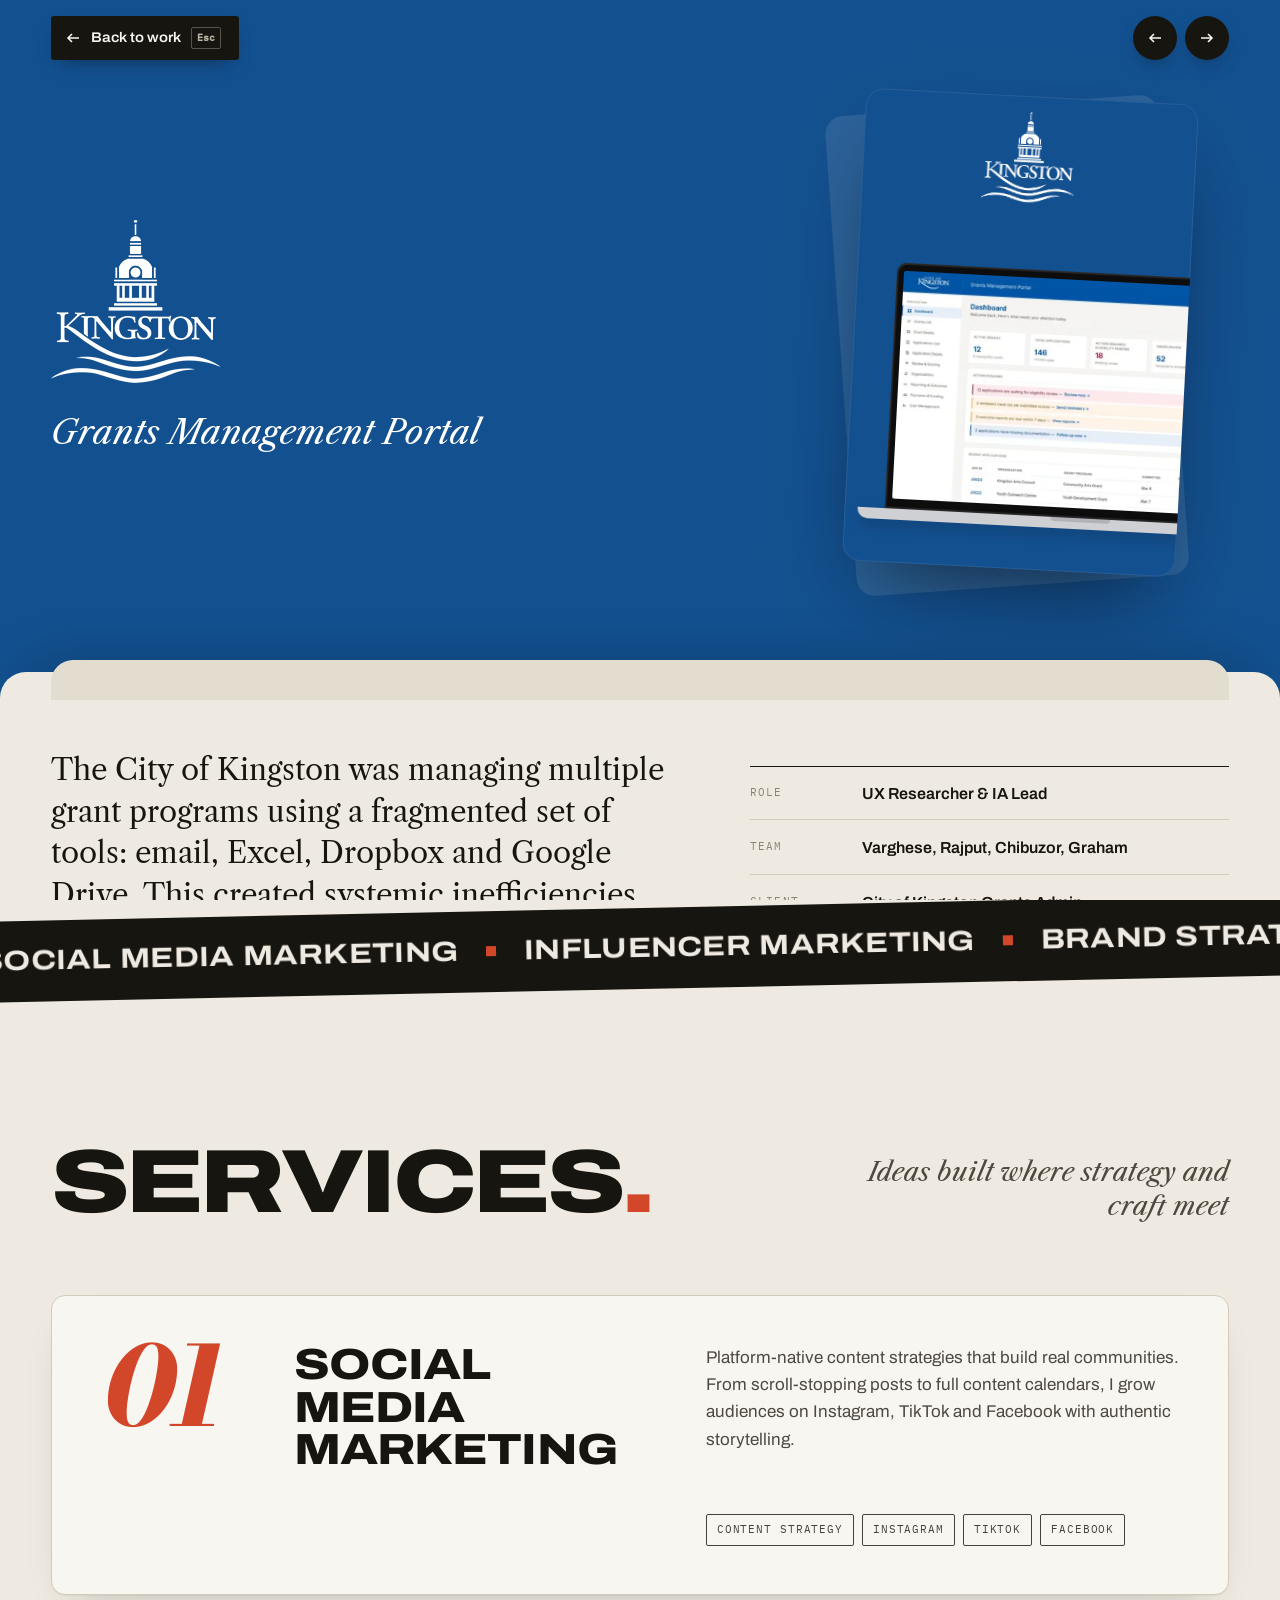
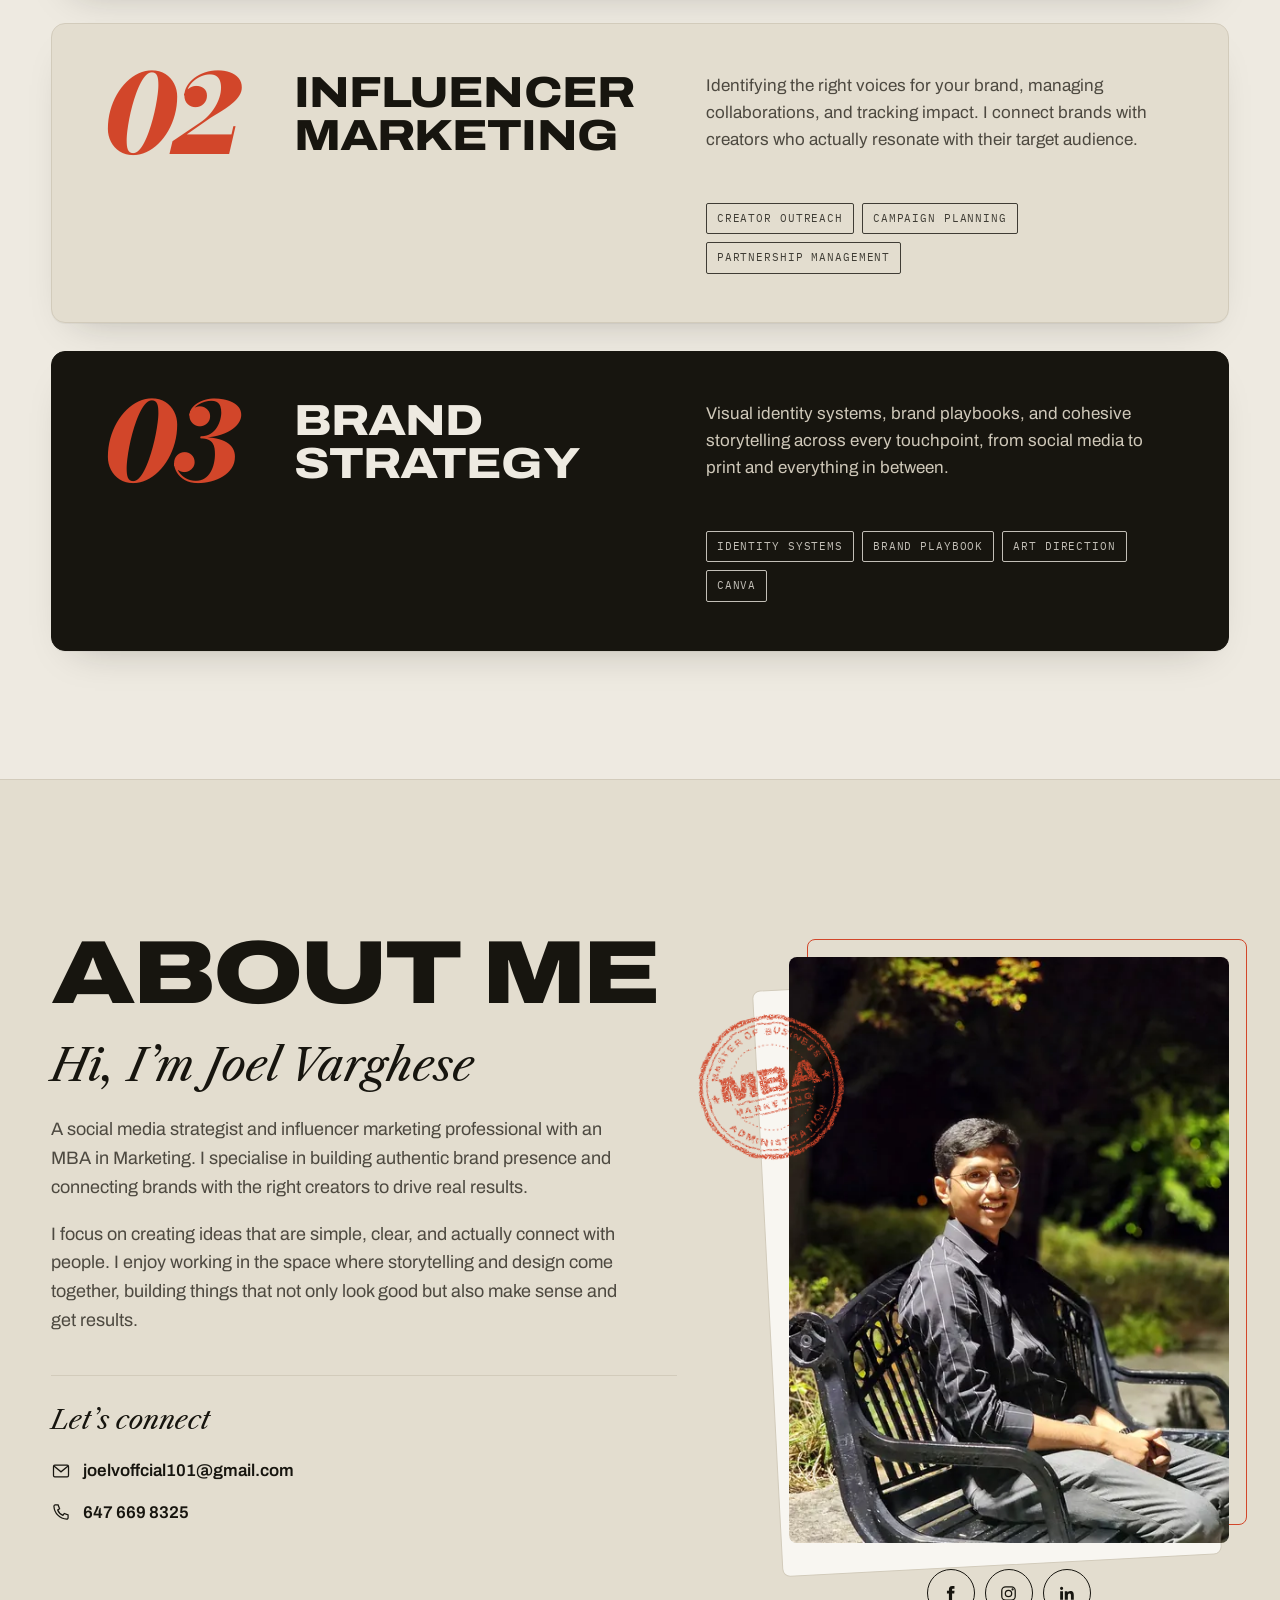
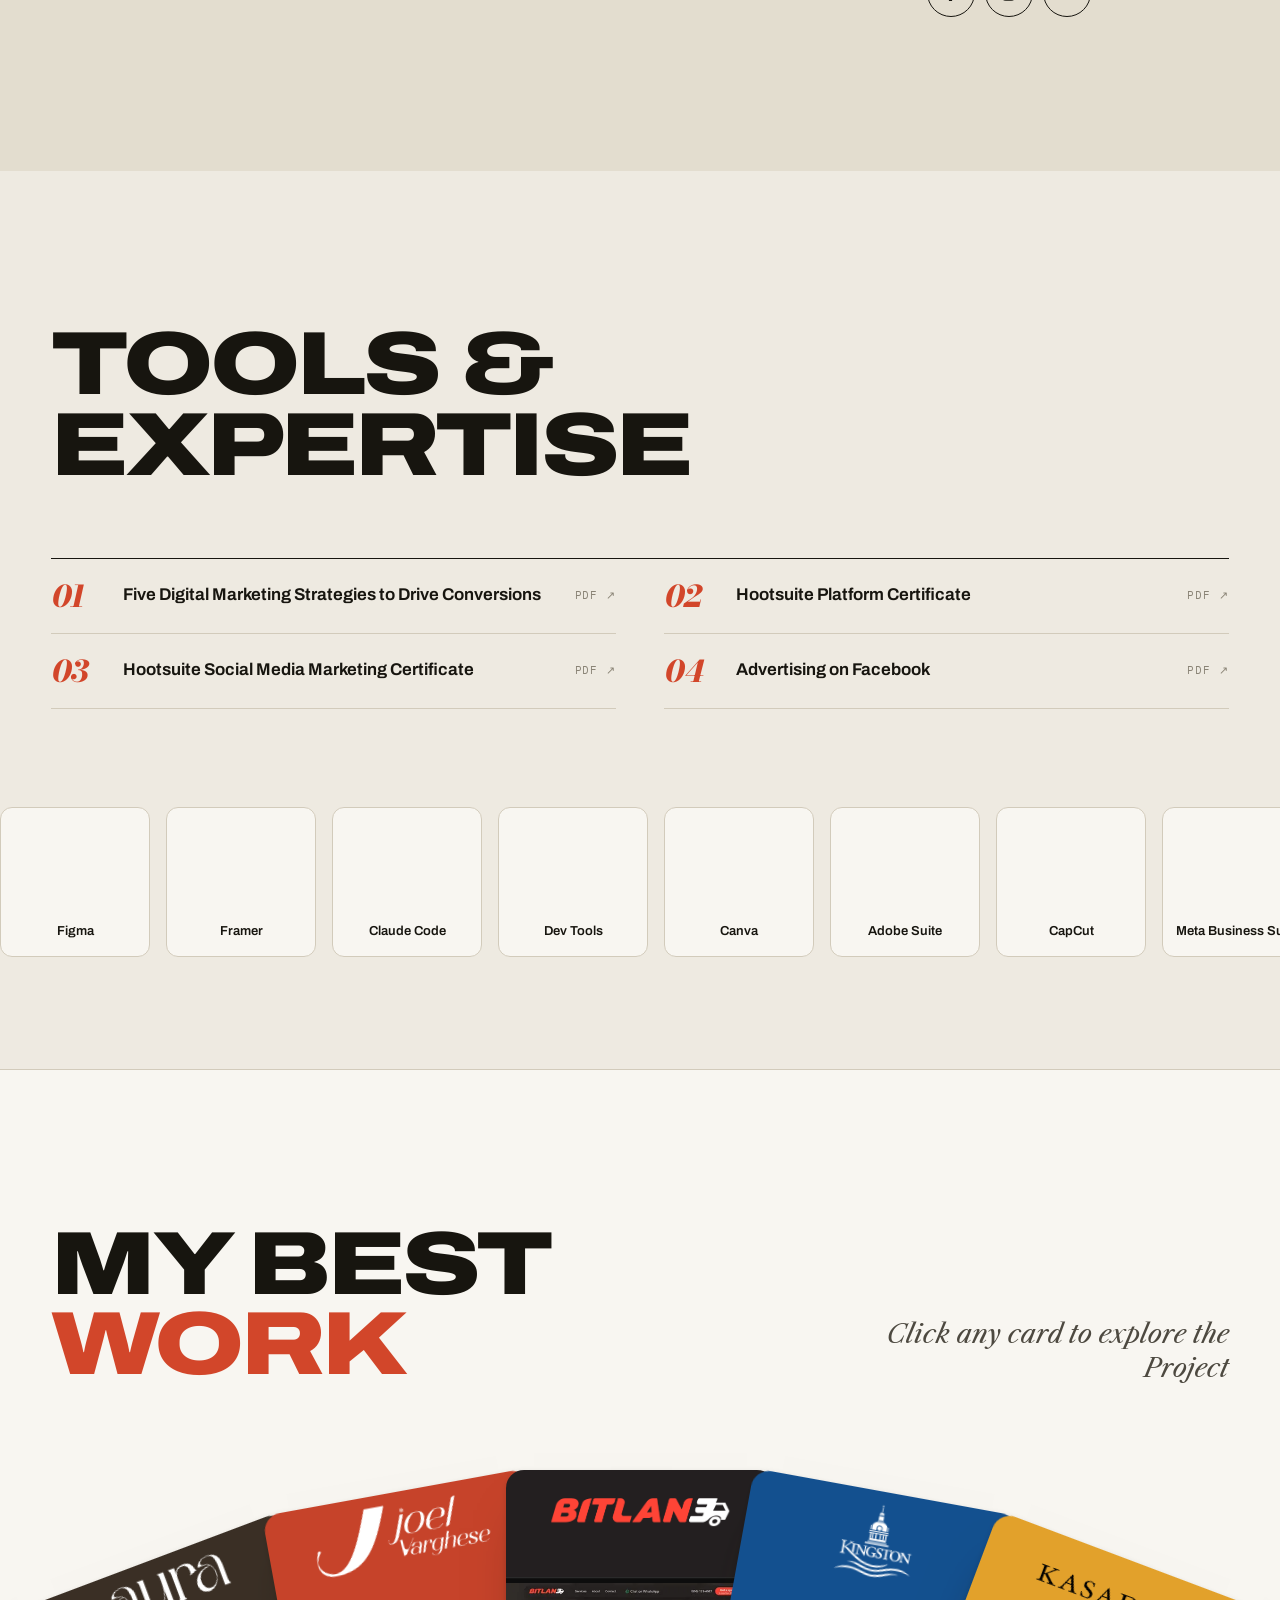
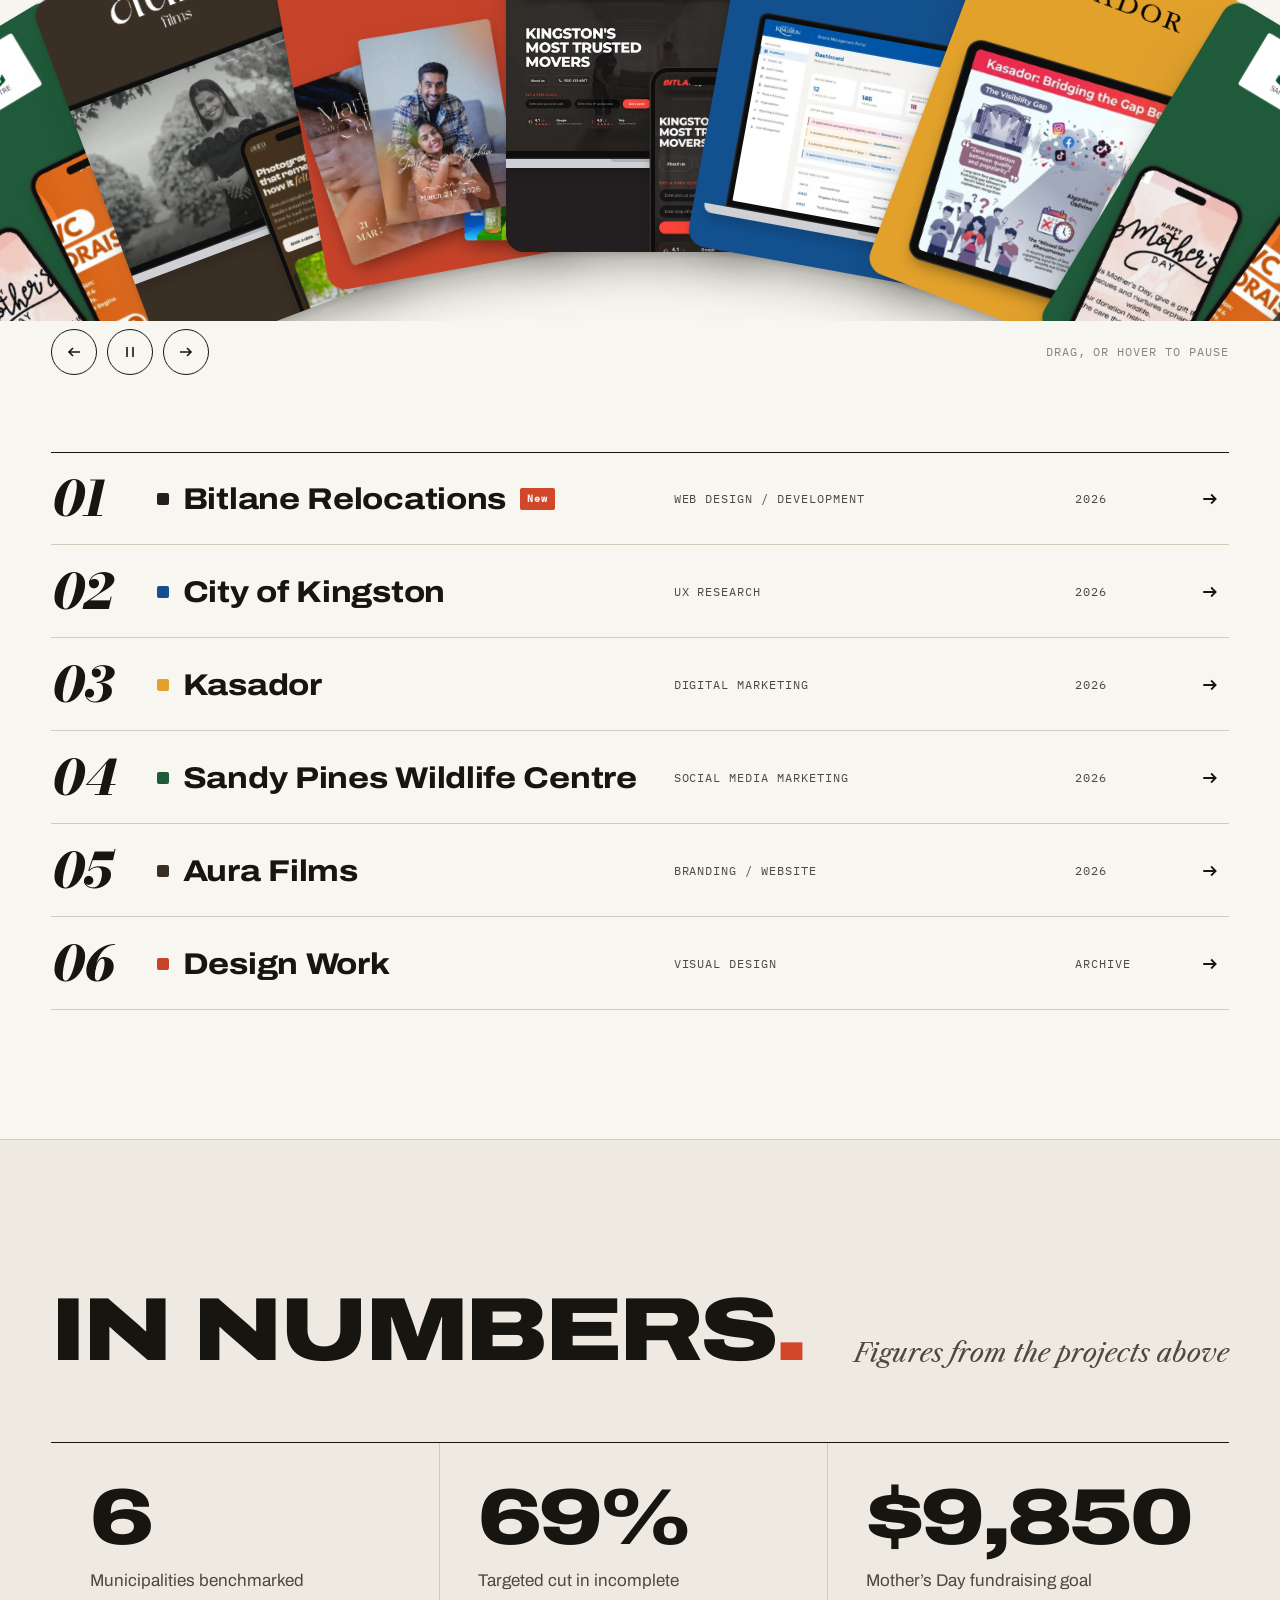
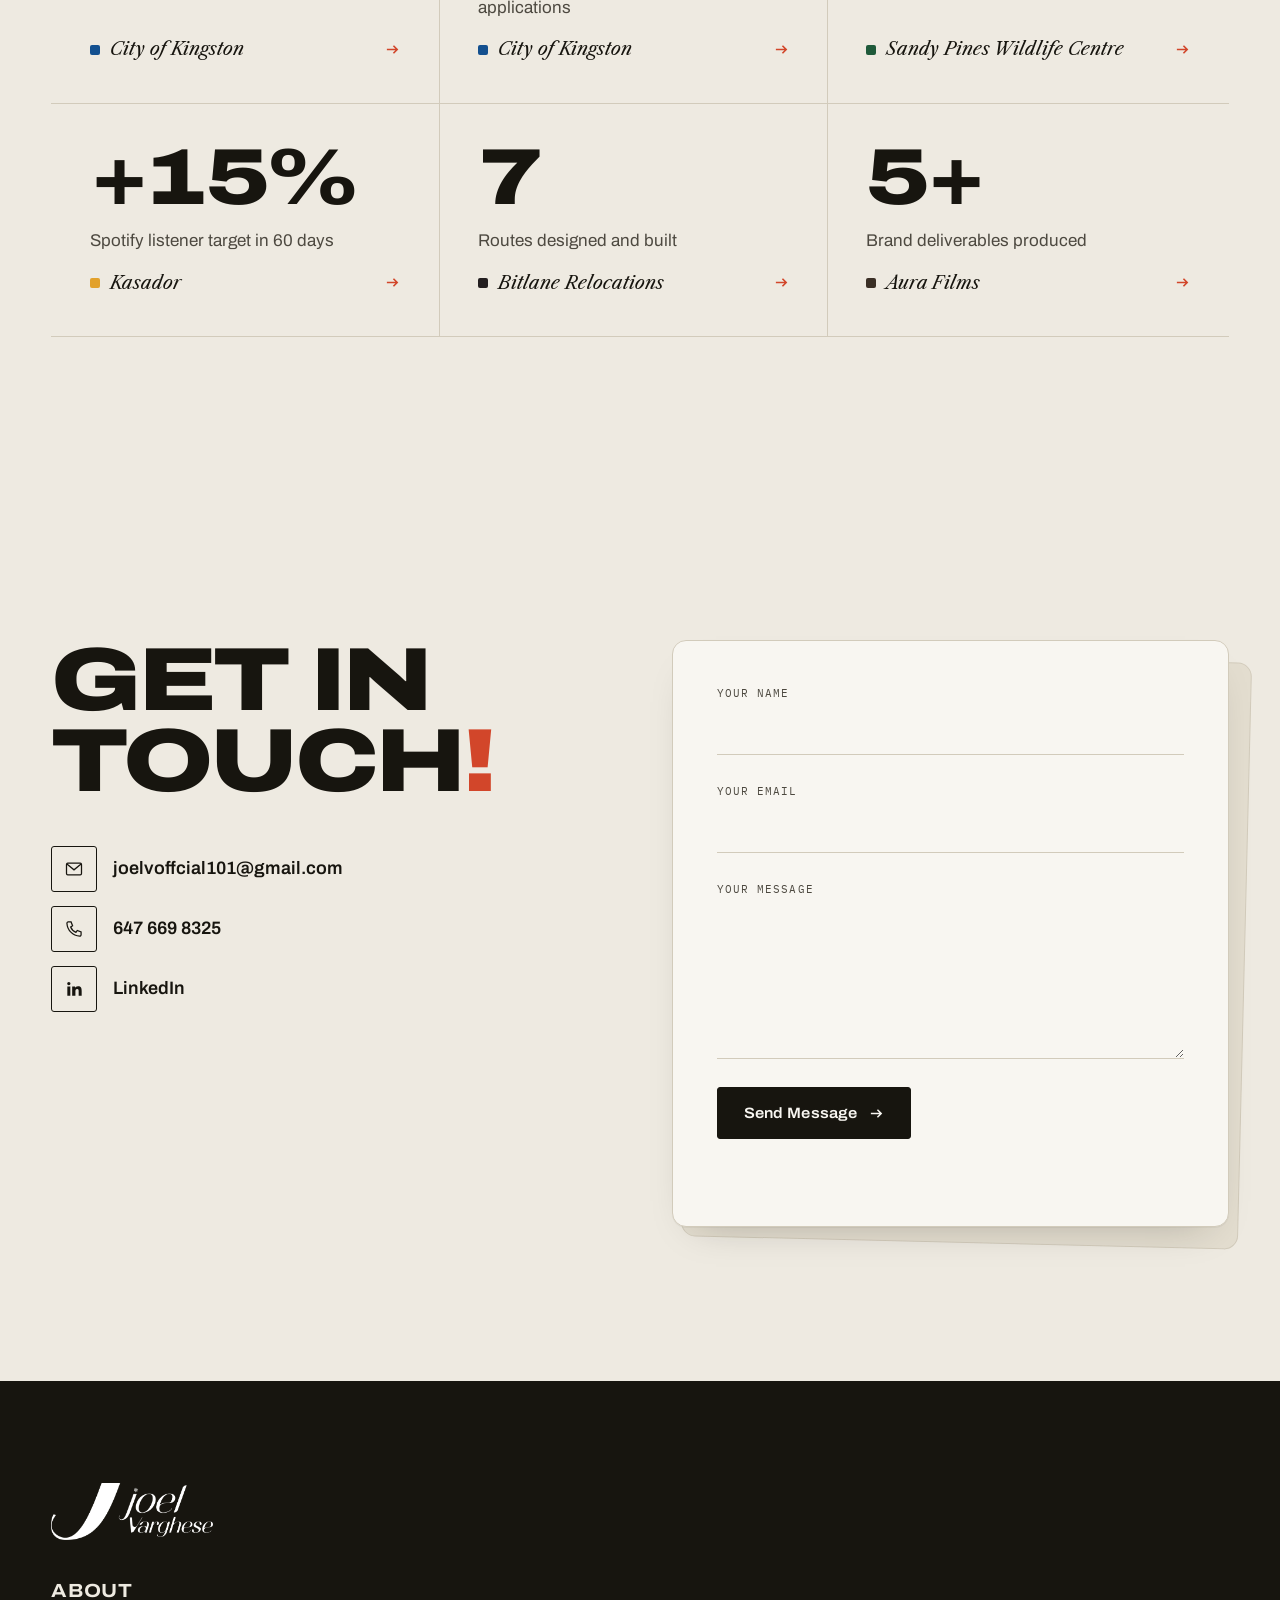
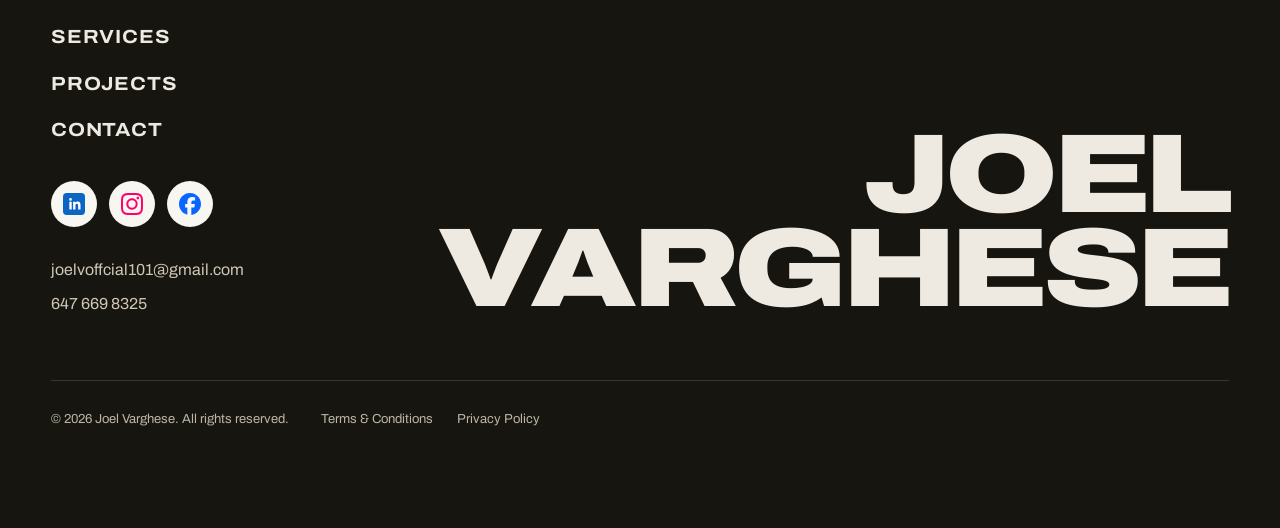
<file: kingston.html>
<!DOCTYPE html>
<html lang="en"><head><meta charset="UTF-8" /><title>Joel Varghese · Portfolio</title>
<meta http-equiv="refresh" content="0; url=index.html#work/kingston" /><link rel="canonical" href="index.html#work/kingston" />
<script>location.replace('index.html#work/kingston');</script></head>
<body><p><a href="index.html#work/kingston">Continue to the case study</a></p></body></html>
</file>
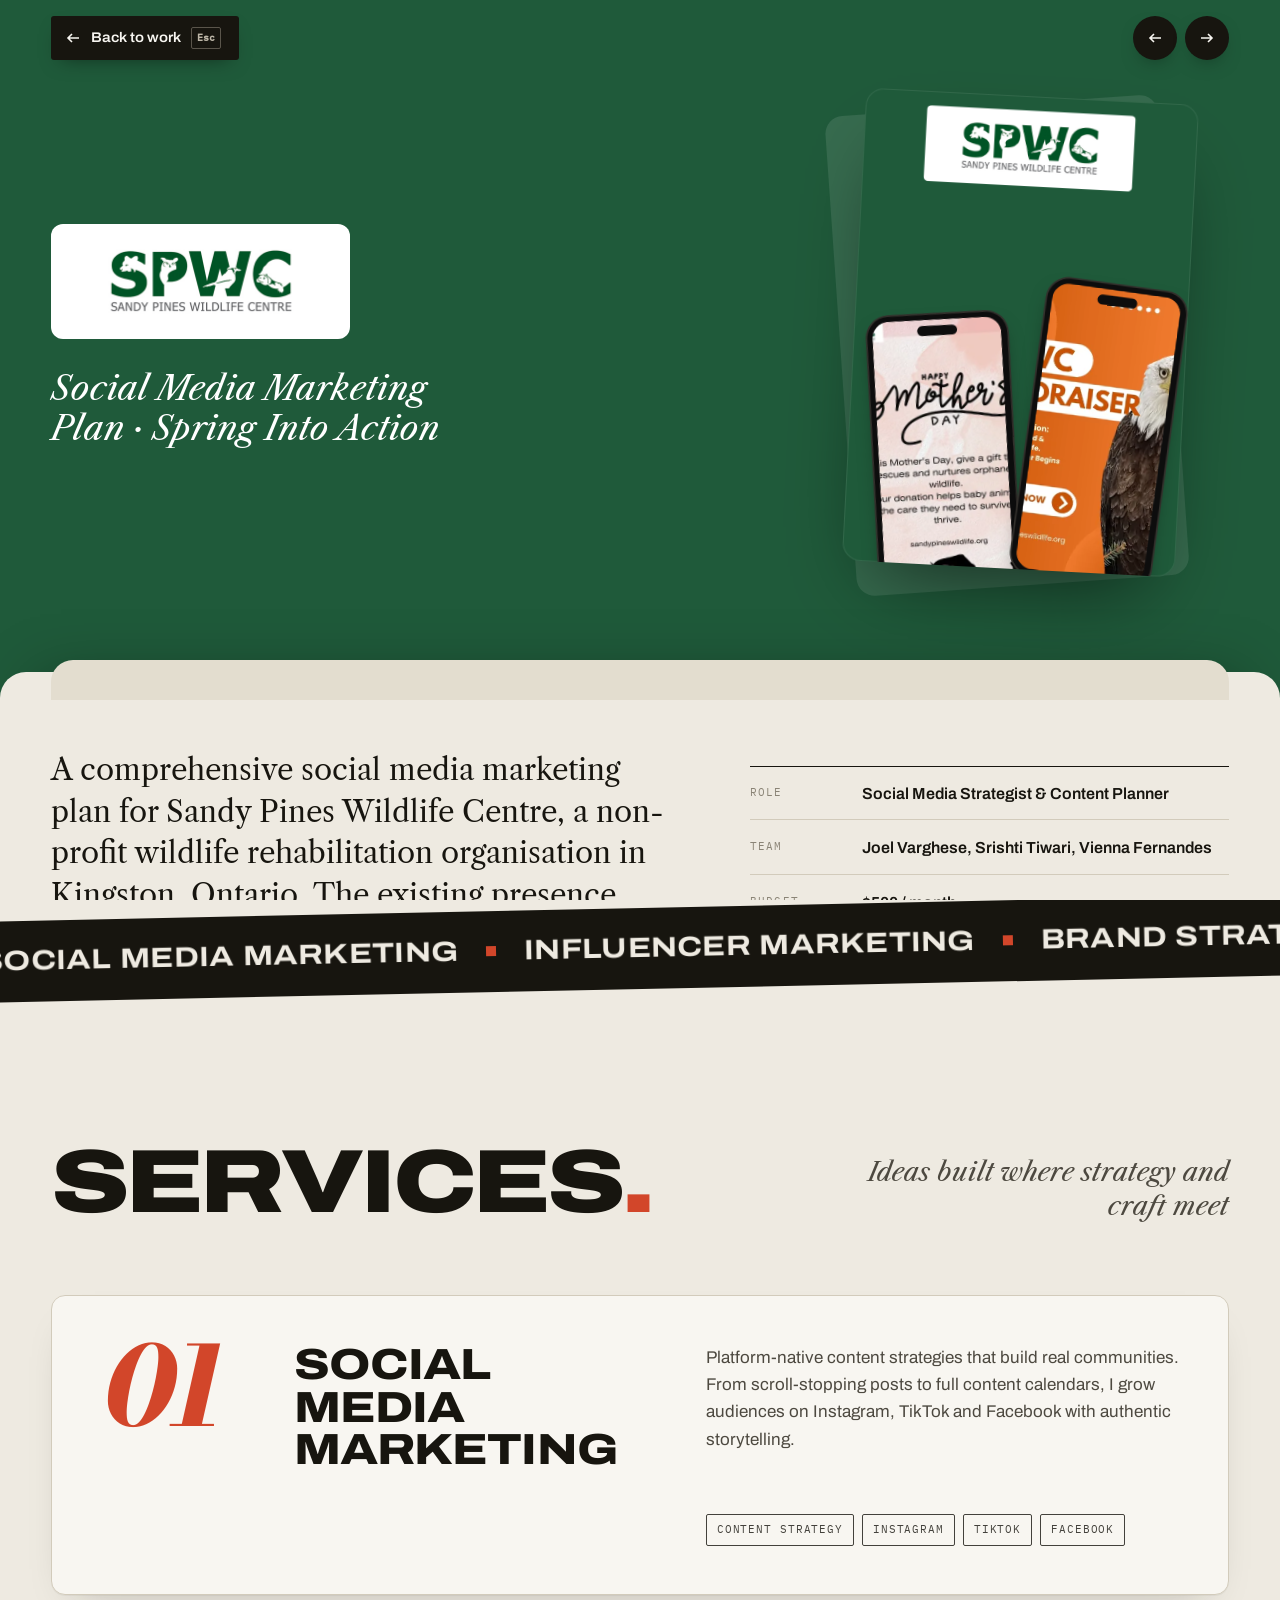
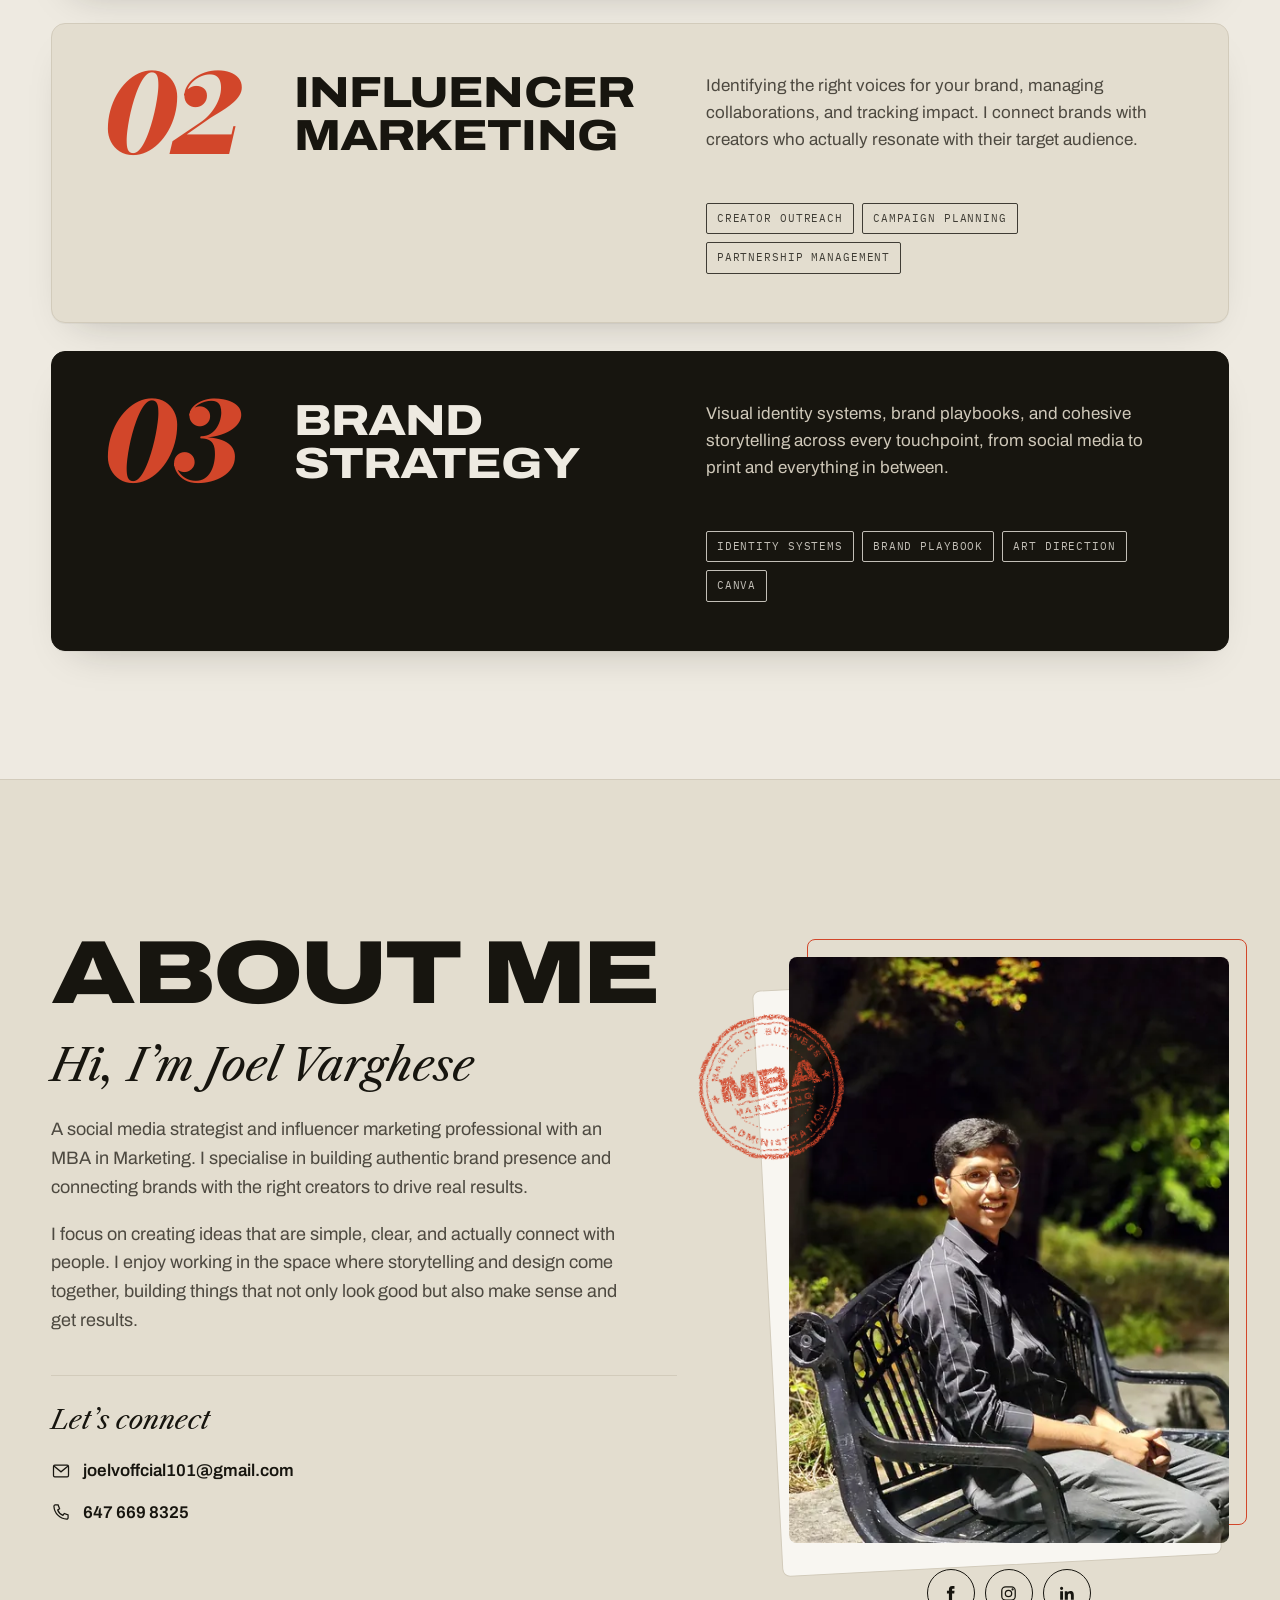
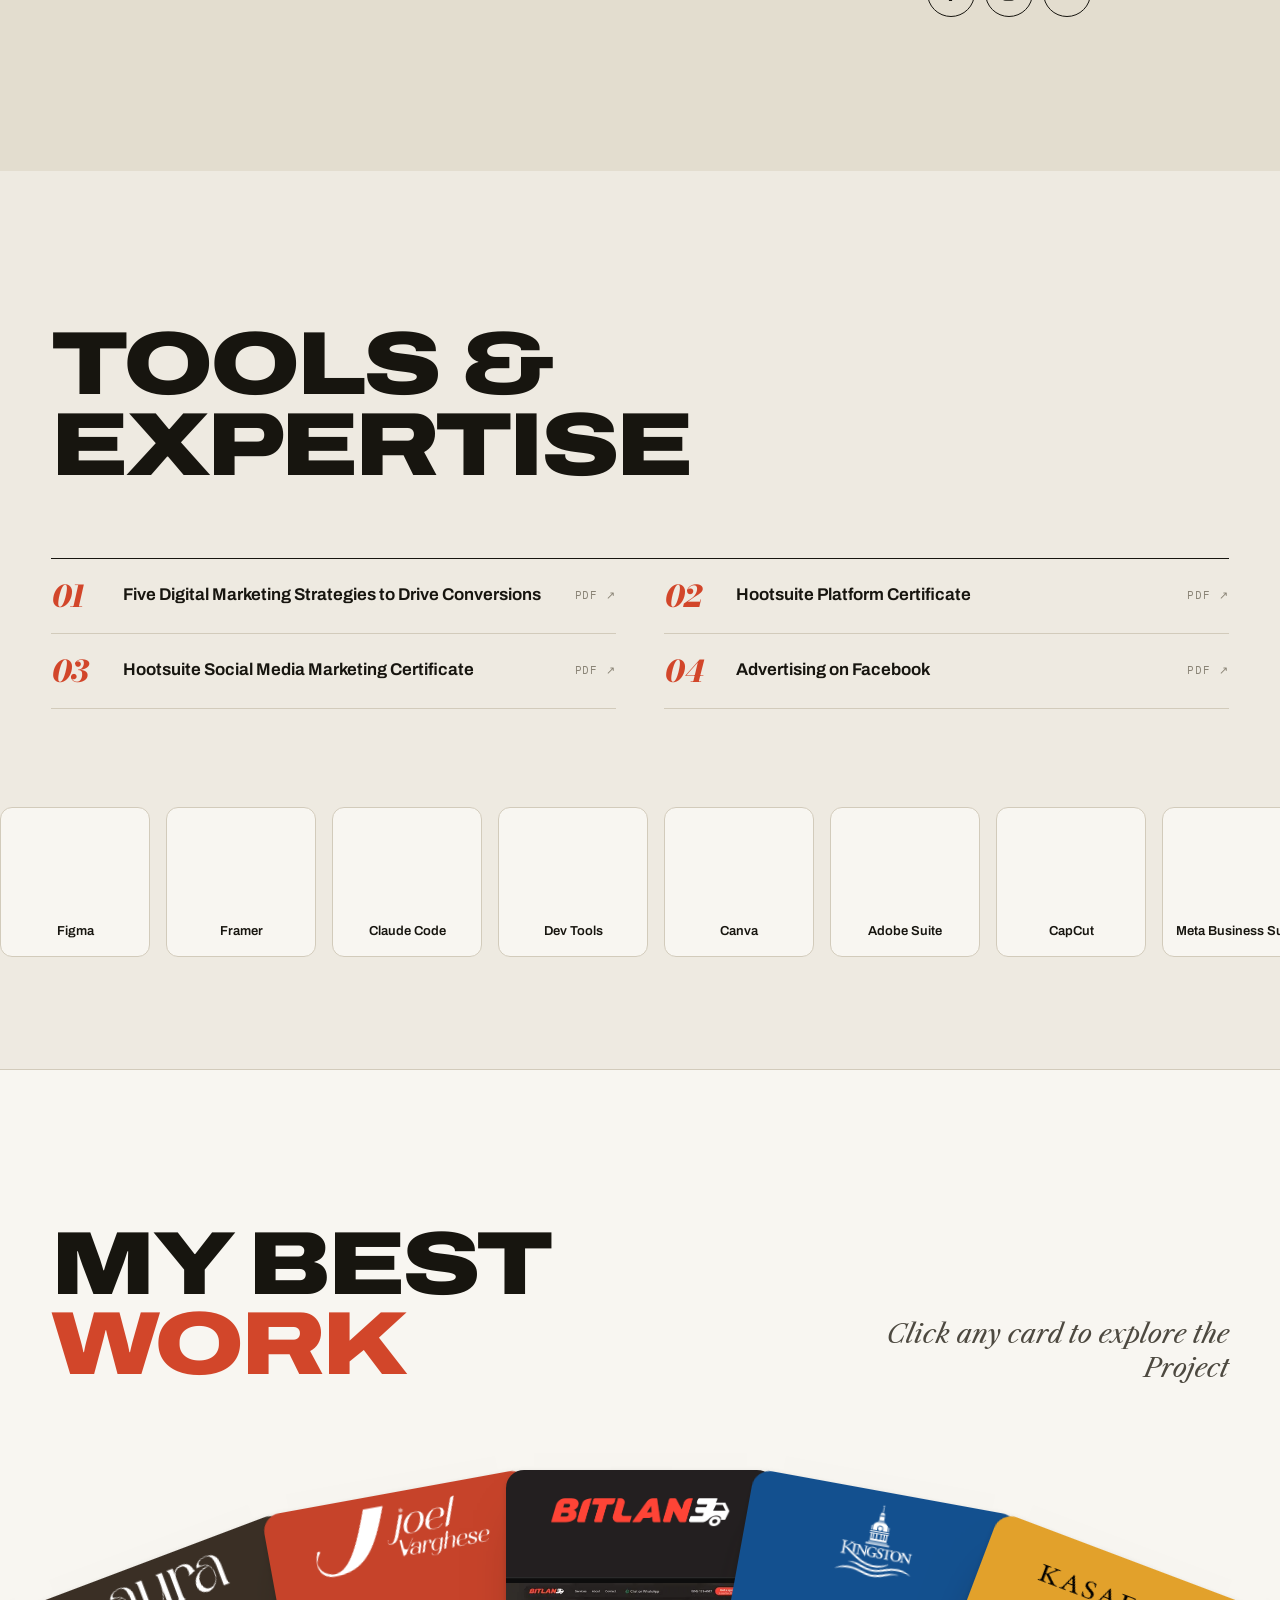
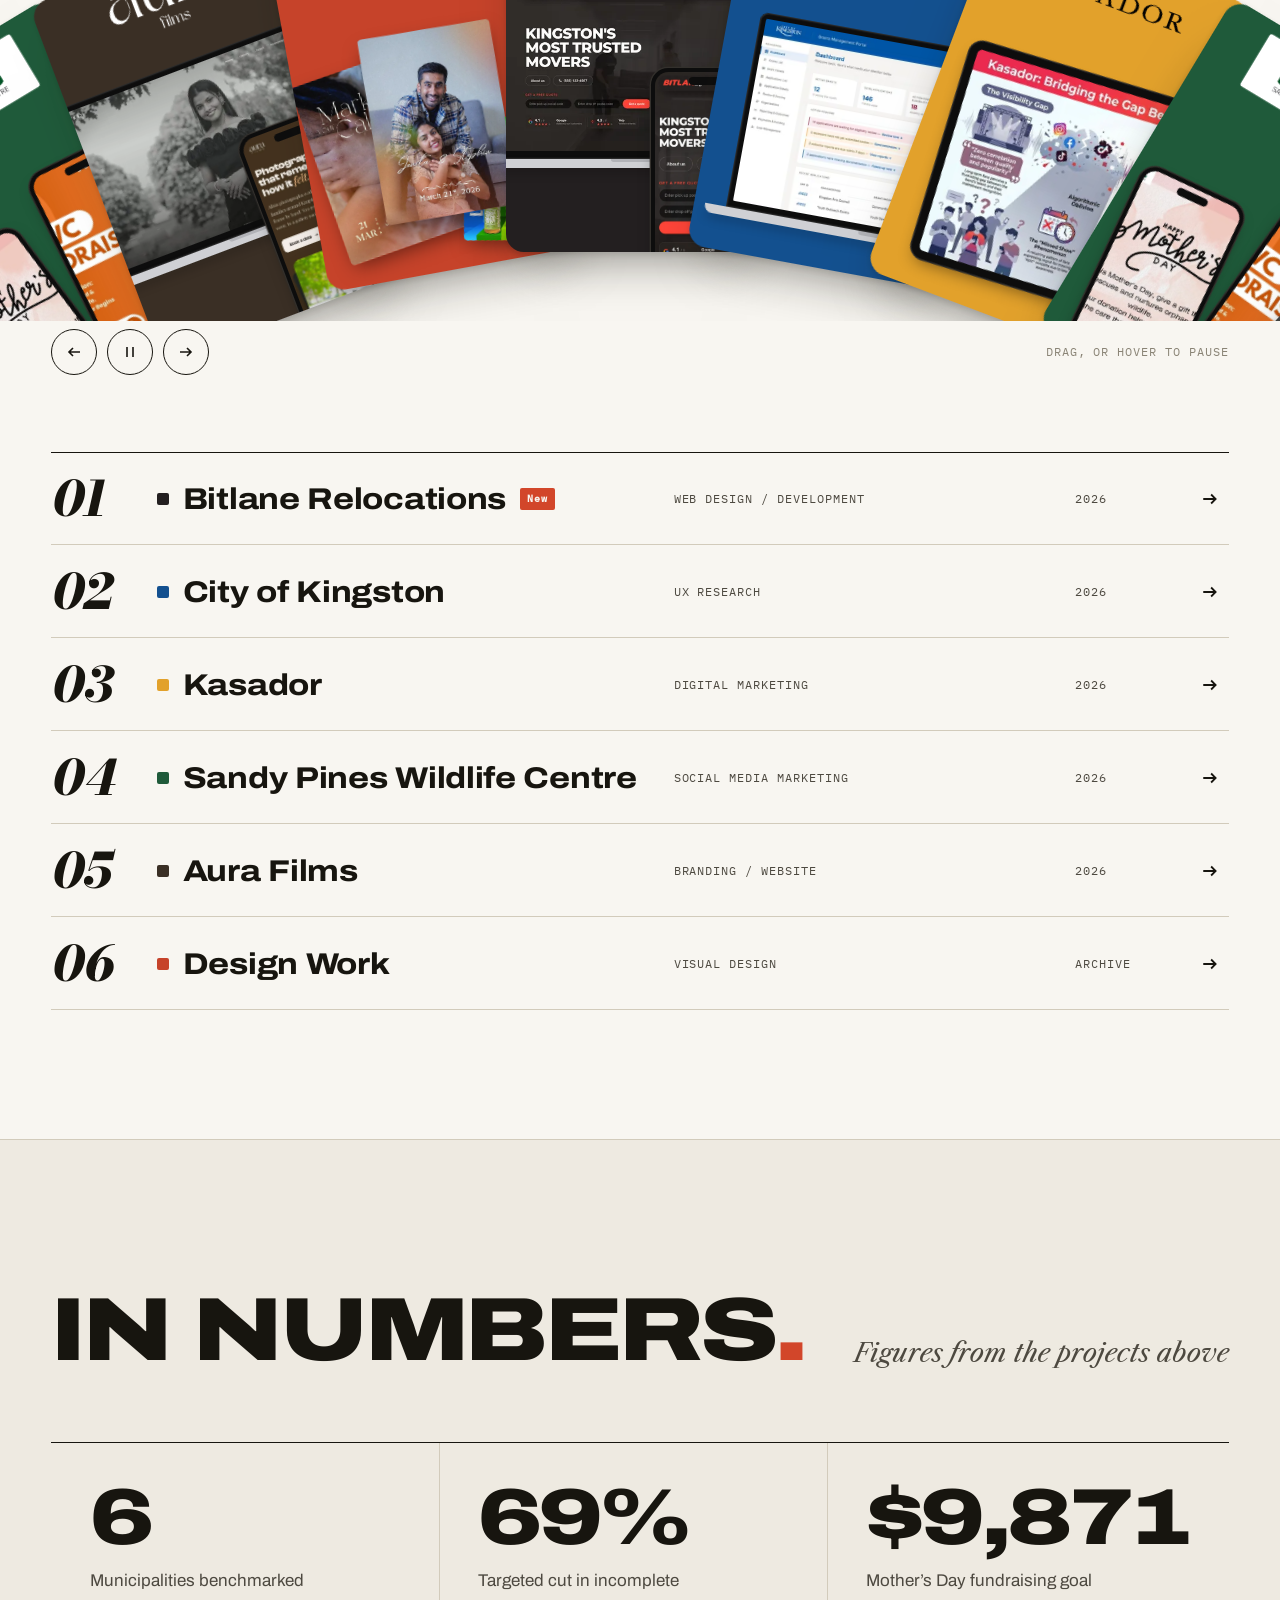
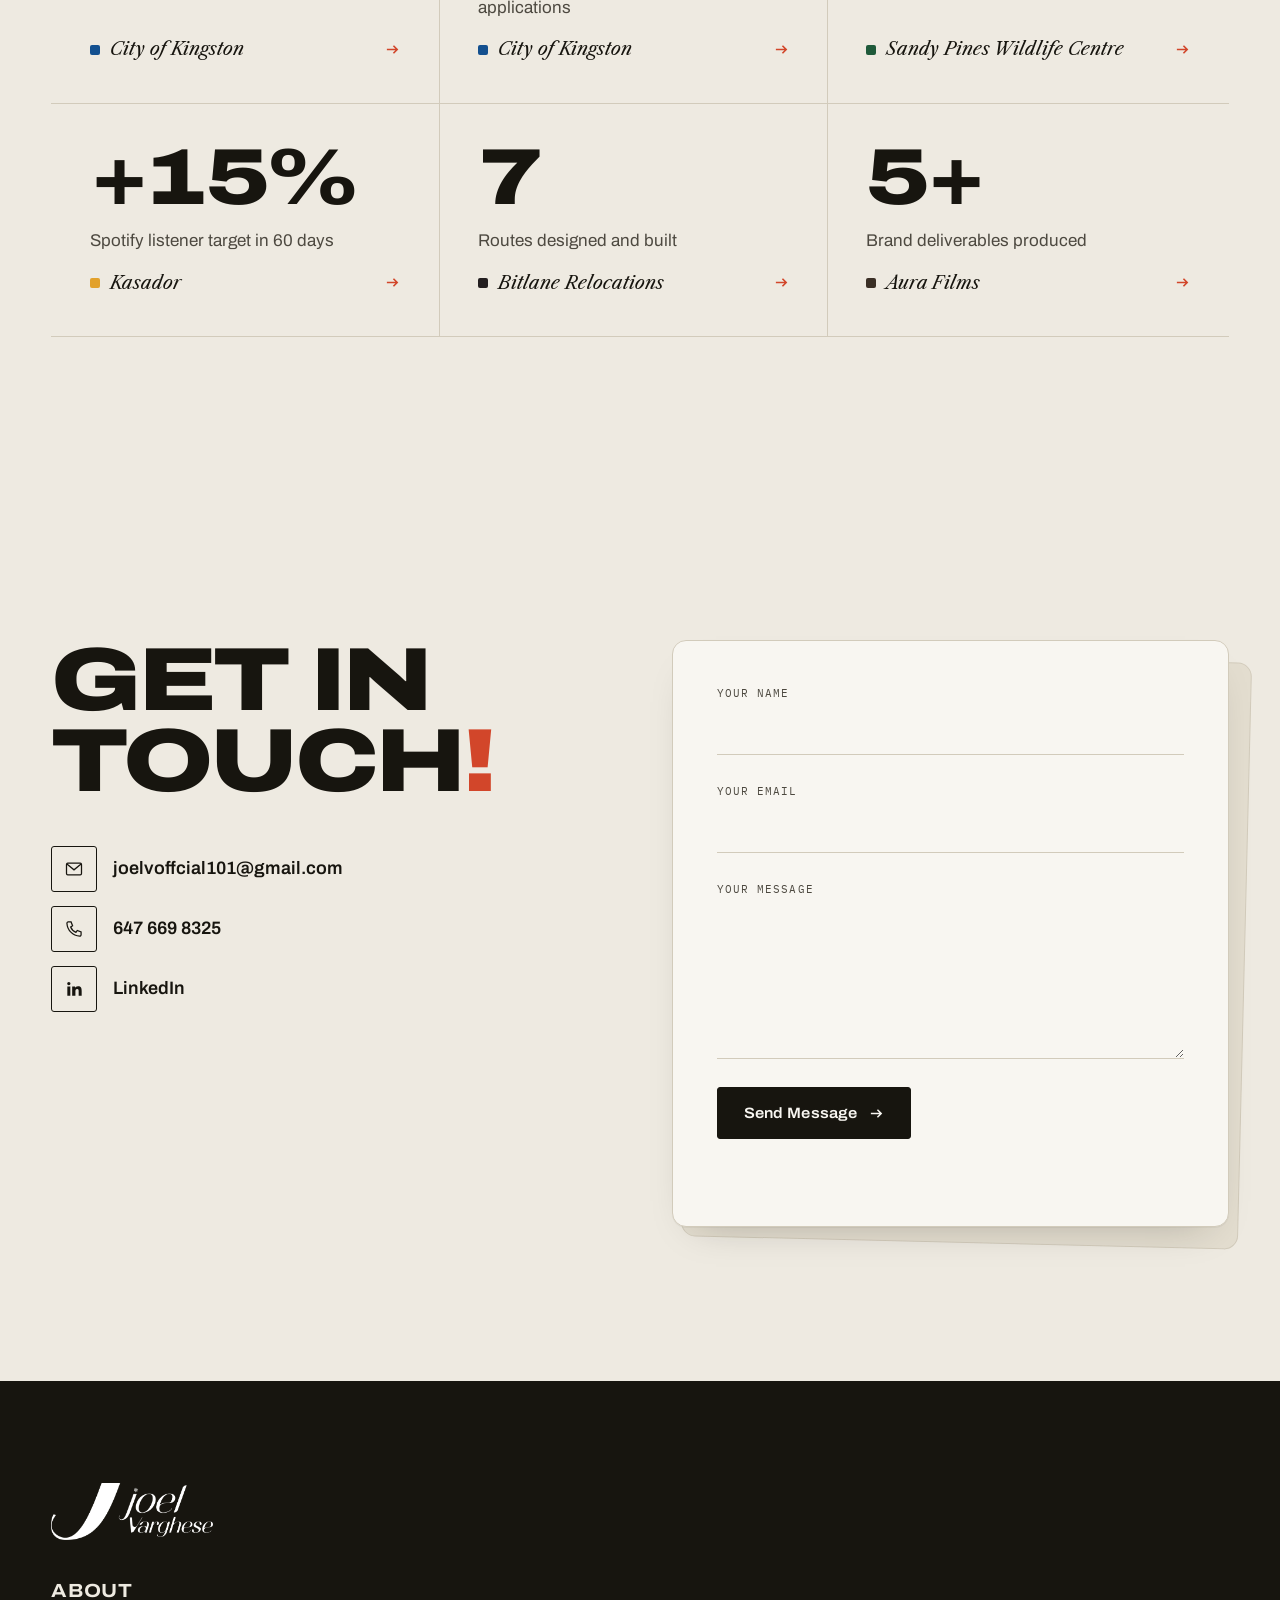
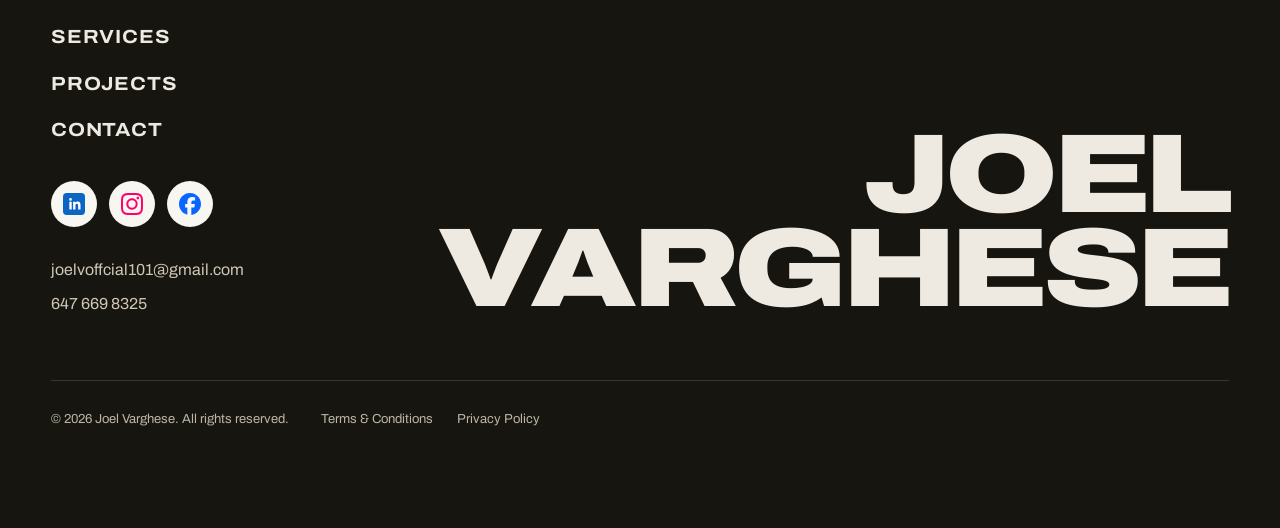
<file: spwc.html>
<!DOCTYPE html>
<html lang="en"><head><meta charset="UTF-8" /><title>Joel Varghese · Portfolio</title>
<meta http-equiv="refresh" content="0; url=index.html#work/spwc" /><link rel="canonical" href="index.html#work/spwc" />
<script>location.replace('index.html#work/spwc');</script></head>
<body><p><a href="index.html#work/spwc">Continue to the case study</a></p></body></html>
</file>
<file: css/fonts.css>
/* Self-hosted from Google Fonts (SIL Open Font License). Latin + Latin Extended subsets only. */
/* Archivo italic latin-ext */
@font-face {
  font-family: 'Archivo';
  font-style: italic;
  font-weight: 100 900;
  font-stretch: 62% 125%;
  font-display: swap;
  src: url(../assets/fonts/archivo-italic-latin-ext.woff2) format('woff2');
  unicode-range: U+0100-02BA, U+02BD-02C5, U+02C7-02CC, U+02CE-02D7, U+02DD-02FF, U+0304, U+0308, U+0329, U+1D00-1DBF, U+1E00-1E9F, U+1EF2-1EFF, U+2020, U+20A0-20AB, U+20AD-20C4, U+2113, U+2C60-2C7F, U+A720-A7FF;
}
/* Archivo italic latin */
@font-face {
  font-family: 'Archivo';
  font-style: italic;
  font-weight: 100 900;
  font-stretch: 62% 125%;
  font-display: swap;
  src: url(../assets/fonts/archivo-italic-latin.woff2) format('woff2');
  unicode-range: U+0000-00FF, U+0131, U+0152-0153, U+02BB-02BC, U+02C6, U+02DA, U+02DC, U+0304, U+0308, U+0329, U+2000-206F, U+20AC, U+2122, U+2191, U+2193, U+2212, U+2215, U+FEFF, U+FFFD;
}
/* Archivo normal latin-ext */
@font-face {
  font-family: 'Archivo';
  font-style: normal;
  font-weight: 100 900;
  font-stretch: 62% 125%;
  font-display: swap;
  src: url(../assets/fonts/archivo-normal-latin-ext.woff2) format('woff2');
  unicode-range: U+0100-02BA, U+02BD-02C5, U+02C7-02CC, U+02CE-02D7, U+02DD-02FF, U+0304, U+0308, U+0329, U+1D00-1DBF, U+1E00-1E9F, U+1EF2-1EFF, U+2020, U+20A0-20AB, U+20AD-20C4, U+2113, U+2C60-2C7F, U+A720-A7FF;
}
/* Archivo normal latin */
@font-face {
  font-family: 'Archivo';
  font-style: normal;
  font-weight: 100 900;
  font-stretch: 62% 125%;
  font-display: swap;
  src: url(../assets/fonts/archivo-normal-latin.woff2) format('woff2');
  unicode-range: U+0000-00FF, U+0131, U+0152-0153, U+02BB-02BC, U+02C6, U+02DA, U+02DC, U+0304, U+0308, U+0329, U+2000-206F, U+20AC, U+2122, U+2191, U+2193, U+2212, U+2215, U+FEFF, U+FFFD;
}
/* Bodoni Moda italic latin-ext */
@font-face {
  font-family: 'Bodoni Moda';
  font-style: italic;
  font-weight: 400 900;
  font-display: swap;
  src: url(../assets/fonts/bodoni-moda-italic-latin-ext.woff2) format('woff2');
  unicode-range: U+0100-02BA, U+02BD-02C5, U+02C7-02CC, U+02CE-02D7, U+02DD-02FF, U+0304, U+0308, U+0329, U+1D00-1DBF, U+1E00-1E9F, U+1EF2-1EFF, U+2020, U+20A0-20AB, U+20AD-20C4, U+2113, U+2C60-2C7F, U+A720-A7FF;
}
/* Bodoni Moda italic latin */
@font-face {
  font-family: 'Bodoni Moda';
  font-style: italic;
  font-weight: 400 900;
  font-display: swap;
  src: url(../assets/fonts/bodoni-moda-italic-latin.woff2) format('woff2');
  unicode-range: U+0000-00FF, U+0131, U+0152-0153, U+02BB-02BC, U+02C6, U+02DA, U+02DC, U+0304, U+0308, U+0329, U+2000-206F, U+20AC, U+2122, U+2191, U+2193, U+2212, U+2215, U+FEFF, U+FFFD;
}
/* IBM Plex Mono normal latin-ext */
@font-face {
  font-family: 'IBM Plex Mono';
  font-style: normal;
  font-weight: 400;
  font-display: swap;
  src: url(../assets/fonts/ibm-plex-mono-normal-latin-ext.woff2) format('woff2');
  unicode-range: U+0100-02BA, U+02BD-02C5, U+02C7-02CC, U+02CE-02D7, U+02DD-02FF, U+0304, U+0308, U+0329, U+1D00-1DBF, U+1E00-1E9F, U+1EF2-1EFF, U+2020, U+20A0-20AB, U+20AD-20C4, U+2113, U+2C60-2C7F, U+A720-A7FF;
}
/* IBM Plex Mono normal latin */
@font-face {
  font-family: 'IBM Plex Mono';
  font-style: normal;
  font-weight: 400;
  font-display: swap;
  src: url(../assets/fonts/ibm-plex-mono-normal-latin.woff2) format('woff2');
  unicode-range: U+0000-00FF, U+0131, U+0152-0153, U+02BB-02BC, U+02C6, U+02DA, U+02DC, U+0304, U+0308, U+0329, U+2000-206F, U+20AC, U+2122, U+2191, U+2193, U+2212, U+2215, U+FEFF, U+FFFD;
}
/* IBM Plex Mono normal latin-ext */
@font-face {
  font-family: 'IBM Plex Mono';
  font-style: normal;
  font-weight: 500;
  font-display: swap;
  src: url(../assets/fonts/ibm-plex-mono-normal-latin-ext-8.woff2) format('woff2');
  unicode-range: U+0100-02BA, U+02BD-02C5, U+02C7-02CC, U+02CE-02D7, U+02DD-02FF, U+0304, U+0308, U+0329, U+1D00-1DBF, U+1E00-1E9F, U+1EF2-1EFF, U+2020, U+20A0-20AB, U+20AD-20C4, U+2113, U+2C60-2C7F, U+A720-A7FF;
}
/* IBM Plex Mono normal latin */
@font-face {
  font-family: 'IBM Plex Mono';
  font-style: normal;
  font-weight: 500;
  font-display: swap;
  src: url(../assets/fonts/ibm-plex-mono-normal-latin-9.woff2) format('woff2');
  unicode-range: U+0000-00FF, U+0131, U+0152-0153, U+02BB-02BC, U+02C6, U+02DA, U+02DC, U+0304, U+0308, U+0329, U+2000-206F, U+20AC, U+2122, U+2191, U+2193, U+2212, U+2215, U+FEFF, U+FFFD;
}
/* Libre Caslon Text italic latin-ext */
@font-face {
  font-family: 'Libre Caslon Text';
  font-style: italic;
  font-weight: 400;
  font-display: swap;
  src: url(../assets/fonts/libre-caslon-text-italic-latin-ext.woff2) format('woff2');
  unicode-range: U+0100-02BA, U+02BD-02C5, U+02C7-02CC, U+02CE-02D7, U+02DD-02FF, U+0304, U+0308, U+0329, U+1D00-1DBF, U+1E00-1E9F, U+1EF2-1EFF, U+2020, U+20A0-20AB, U+20AD-20C4, U+2113, U+2C60-2C7F, U+A720-A7FF;
}
/* Libre Caslon Text italic latin */
@font-face {
  font-family: 'Libre Caslon Text';
  font-style: italic;
  font-weight: 400;
  font-display: swap;
  src: url(../assets/fonts/libre-caslon-text-italic-latin.woff2) format('woff2');
  unicode-range: U+0000-00FF, U+0131, U+0152-0153, U+02BB-02BC, U+02C6, U+02DA, U+02DC, U+0304, U+0308, U+0329, U+2000-206F, U+20AC, U+2122, U+2191, U+2193, U+2212, U+2215, U+FEFF, U+FFFD;
}
/* Libre Caslon Text normal latin-ext */
@font-face {
  font-family: 'Libre Caslon Text';
  font-style: normal;
  font-weight: 400;
  font-display: swap;
  src: url(../assets/fonts/libre-caslon-text-normal-latin-ext.woff2) format('woff2');
  unicode-range: U+0100-02BA, U+02BD-02C5, U+02C7-02CC, U+02CE-02D7, U+02DD-02FF, U+0304, U+0308, U+0329, U+1D00-1DBF, U+1E00-1E9F, U+1EF2-1EFF, U+2020, U+20A0-20AB, U+20AD-20C4, U+2113, U+2C60-2C7F, U+A720-A7FF;
}
/* Libre Caslon Text normal latin */
@font-face {
  font-family: 'Libre Caslon Text';
  font-style: normal;
  font-weight: 400;
  font-display: swap;
  src: url(../assets/fonts/libre-caslon-text-normal-latin.woff2) format('woff2');
  unicode-range: U+0000-00FF, U+0131, U+0152-0153, U+02BB-02BC, U+02C6, U+02DA, U+02DC, U+0304, U+0308, U+0329, U+2000-206F, U+20AC, U+2122, U+2191, U+2193, U+2212, U+2215, U+FEFF, U+FFFD;
}
</file>
<file: css/site.css>
/* ─────────────────────────────────────────────────────────────
   Joel Varghese · Portfolio
   System: "proof sheet". Paper, ink, and one marker colour.
   Type: Archivo (variable width) · Libre Caslon Text · IBM Plex Mono
   ───────────────────────────────────────────────────────────── */

:root {
  --paper: #EEEAE1;      /* page: warm newsprint / limestone      */
  --paper-2: #E3DDCF;    /* the sheet underneath                    */
  --sheet: #F8F6F1;      /* the sheet on top                        */
  --ink: #17150F;        /* letterpress black, slightly warm        */
  --ink-2: #4D4940;      /* graphite: body copy                     */
  --ink-3: #8A8476;      /* pencil: captions, meta                  */
  --rule: #D2CBBB;       /* hairlines                               */
  --signal: #D2462A;     /* the editor's red pen                    */

  --f-display: 'Archivo', 'Arial Narrow', Arial, sans-serif;
  --f-serif: 'Libre Caslon Text', Georgia, 'Times New Roman', serif;
  --f-mono: 'IBM Plex Mono', ui-monospace, Menlo, Consolas, monospace;
  --f-num: 'Bodoni Moda', 'Libre Caslon Text', Georgia, serif; /* numerals only */

  --gutter: clamp(16px, 4vw, 56px);
  --max: 1320px;
  --ease: cubic-bezier(.22, .8, .2, 1);
  --ease-io: cubic-bezier(.65, 0, .35, 1);
  --shadow-sheet: 0 1px 0 rgba(23,21,15,.04), 0 18px 40px -24px rgba(23,21,15,.28);
}

*, *::before, *::after { box-sizing: border-box; }
html { -webkit-text-size-adjust: 100%; scroll-behavior: smooth; scroll-padding-top: 84px; }
body {
  margin: 0;
  background: var(--paper);
  color: var(--ink);
  font-family: var(--f-display);
  font-size: 17px;
  line-height: 1.6;
  font-variation-settings: 'wdth' 100;
  -webkit-font-smoothing: antialiased;
  text-rendering: optimizeLegibility;
  overflow-x: clip;
}
img, video, svg { display: block; max-width: 100%; }
a { color: inherit; }
button { font: inherit; color: inherit; cursor: pointer; }
h1, h2, h3, h4, p, ul, ol, figure { margin: 0; }
ul, ol { padding: 0; list-style: none; }
::selection { background: var(--signal); color: var(--sheet); }
:focus-visible { outline: 2px solid var(--signal); outline-offset: 3px; }

.sr-only { position: absolute; width: 1px; height: 1px; overflow: hidden; clip: rect(0 0 0 0); white-space: nowrap; }
.skip { position: absolute; left: 12px; top: -60px; z-index: 300; background: var(--ink); color: var(--sheet); padding: 10px 14px; text-decoration: none; }
.skip:focus { top: 12px; }
.wrap { width: 100%; max-width: var(--max); margin: 0 auto; padding: 0 var(--gutter); }
.mono { font-family: var(--f-mono); font-size: 12px; letter-spacing: .08em; text-transform: uppercase; font-weight: 400; }

/* ── buttons ─────────────────────────────────────────────── */
.btn {
  --h: 52px;
  display: inline-flex; align-items: center; gap: 12px;
  height: var(--h); padding: 0 26px;
  border-radius: 3px; border: 1.5px solid var(--ink);
  font-family: var(--f-display); font-weight: 600; font-size: 15px; letter-spacing: .01em;
  font-variation-settings: 'wdth' 108;
  text-decoration: none; white-space: nowrap;
  transition: background .25s var(--ease), color .25s var(--ease), transform .25s var(--ease), box-shadow .25s var(--ease);
}
.btn svg { width: 15px; height: 15px; fill: none; stroke: currentColor; stroke-width: 1.6; transition: transform .3s var(--ease); }
.btn-ink { background: var(--ink); color: var(--sheet); }
.btn-line { background: transparent; color: var(--ink); }
.btn-sm { --h: 40px; padding: 0 18px; font-size: 14px; }
.btn:active { transform: translateY(1px); }

/* ── nav ─────────────────────────────────────────────────── */
.nav {
  position: fixed; inset: 0 0 auto 0; z-index: 50;
  transition: background .3s var(--ease), border-color .3s var(--ease), transform .4s var(--ease);
  border-bottom: 1px solid transparent;
}
.nav.scrolled { background: rgba(238,234,225,.92); backdrop-filter: blur(10px); -webkit-backdrop-filter: blur(10px); border-color: var(--rule); }
.nav.hide { transform: translateY(-100%); }
.nav-inner { max-width: var(--max); margin: 0 auto; padding: 0 var(--gutter); height: 72px; display: flex; align-items: center; gap: 24px; }
.nav-logo img { height: 34px; width: auto; filter: brightness(0); }
.nav-links { margin: 0 auto; display: flex; gap: 6px; }
.nav-links a, .mobile-menu a:not(.btn) {
  display: inline-flex; align-items: baseline; gap: 6px;
  padding: 8px 14px; text-decoration: none;
  font-weight: 600; font-size: 14px; letter-spacing: .06em; text-transform: uppercase;
  font-variation-settings: 'wdth' 112;
  position: relative;
}
.nav-links a span, .mobile-menu a span { font-family: var(--f-mono); font-size: 10px; color: var(--ink-3); font-weight: 400; }
.nav-links a::after { content: ''; position: absolute; left: 14px; right: 14px; bottom: 4px; height: 1.5px; background: var(--signal); transform: scaleX(0); transform-origin: left; transition: transform .35s var(--ease); }
.nav-links a.on::after { transform: scaleX(1); }
.nav-burger { display: none; margin-left: auto; width: 44px; height: 44px; border: 1.5px solid var(--ink); border-radius: 3px; background: transparent; position: relative; }
.nav-burger span { position: absolute; left: 11px; right: 11px; height: 1.5px; background: var(--ink); transition: transform .3s var(--ease); }
.nav-burger span:first-child { top: 16px; } .nav-burger span:last-child { top: 25px; }
.nav-burger[aria-expanded="true"] span:first-child { transform: translateY(4.5px) rotate(45deg); }
.nav-burger[aria-expanded="true"] span:last-child { transform: translateY(-4.5px) rotate(-45deg); }
.mobile-menu[hidden] { display: none; }
.mobile-menu { background: var(--paper); border-bottom: 1px solid var(--rule); padding: 8px var(--gutter) 24px; display: grid; gap: 4px; }
.mobile-menu a:not(.btn) { padding: 14px 0; border-bottom: 1px solid var(--rule); font-size: 20px; }
.mobile-menu .btn { margin-top: 16px; justify-content: center; }

/* ── hero ──────────────────────────────────────────────── */
.hero { position: relative; padding: 112px 0 clamp(40px, 6vh, 64px); min-height: 100svh; display: flex; }
.hero > .wrap { display: flex; flex-direction: column; }
.hero-title { margin: auto 0; padding: clamp(24px, 5vh, 56px) 0; }
.hero-word {
  display: block; white-space: nowrap;
  font-weight: 860; font-variation-settings: 'wdth' 125;
  /* sized so "PORTFOLIO." spans the content width exactly */
  font-size: min(178px, calc((min(100vw, var(--max)) - 2 * var(--gutter)) / 7.72));
  line-height: .8; letter-spacing: -.035em; text-transform: uppercase;
  margin-left: -.045em;
  overflow: clip; overflow-clip-margin: .06em; padding-top: .04em;
}
.hero-word .ch { display: inline-block; animation: ch-rise 1.05s var(--ease) both; animation-delay: calc(.08s + var(--i) * 45ms); }
.hero-word .dot { color: var(--signal); }
.hero-name {
  display: block;
  font-family: var(--f-serif); font-style: italic; font-weight: 400;
  font-size: clamp(36px, 6.4vw, 100px); line-height: 1.12; letter-spacing: -.015em;
  margin: clamp(14px, 2.4vw, 34px) 0 0 clamp(2px, 10.5vw, 176px);
  padding-bottom: .1em;
}
.hero-foot { display: grid; grid-template-columns: 1fr auto; gap: clamp(24px, 4vw, 64px); align-items: end; }
.hero-actions { display: flex; flex-wrap: wrap; gap: 14px; }
.hero-disc { text-align: right; display: grid; gap: 8px; padding-top: 18px; border-top: 1.5px solid var(--ink); min-width: 260px; }
.hero-disc .lead { font-weight: 750; font-variation-settings: 'wdth' 112; font-size: 21px; line-height: 1.15; text-transform: uppercase; letter-spacing: .01em; }
.hero-disc .mono { color: var(--ink-2); font-size: 12px; letter-spacing: .18em; }

/* hero entrance */
.hero-name, .hero-foot > * { animation: rise 1s var(--ease) both; }
.hero-name { animation-delay: .55s; }
.hero-foot > :nth-child(1) { animation-delay: .7s; }
.hero-foot > :nth-child(2) { animation-delay: .78s; }
@keyframes rise { from { opacity: 0; transform: translateY(32px); } }
@keyframes ch-rise { from { transform: translateY(105%); } }

/* ── tape ────────────────────────────────────────────────── */
.tape { background: var(--ink); color: var(--paper); overflow: hidden; padding: 18px 0; transform: rotate(-1.2deg); margin: 8px -20px 0; position: relative; z-index: 3; }
.tape-track { display: flex; align-items: center; gap: 28px; padding-right: 28px; width: max-content; animation: tape 38s linear infinite; }
.tape-track span { font-weight: 700; font-variation-settings: 'wdth' 120; font-size: clamp(18px, 2.2vw, 28px); text-transform: uppercase; letter-spacing: .01em; white-space: nowrap; }
.tape-track b { width: 10px; height: 10px; background: var(--signal); flex: none; }
@keyframes tape { to { transform: translateX(-50%); } }

/* ── section heads ───────────────────────────────────────── */
main { overflow-x: clip; }
section { position: relative; }
.sec-head { display: grid; grid-template-columns: 1fr auto; align-items: end; gap: 8px 32px; margin-bottom: clamp(40px, 6vw, 72px); }
.sec-title {
  font-weight: 860; font-variation-settings: 'wdth' 125;
  font-size: clamp(42px, 7vw, 96px); line-height: .9; letter-spacing: -.035em; text-transform: uppercase;
}
.sec-title i { font-style: normal; color: var(--signal); }
.sec-title em { font-style: normal; color: var(--signal); }
.sec-aside { font-family: var(--f-serif); font-style: italic; font-size: clamp(19px, 2vw, 26px); color: var(--ink-2); max-width: 24ch; text-align: right; line-height: 1.3; }

/* ── services: stacked sheets ────────────────────────────── */
.services { padding: clamp(96px, 12vw, 160px) 0 clamp(80px, 10vw, 140px); }
.svc-stack { display: grid; gap: 28px; }
.svc {
  position: sticky; top: calc(100px + var(--i) * 26px);
  display: grid; grid-template-columns: clamp(110px, 12vw, 170px) 1.1fr 1.4fr; grid-template-rows: auto 1fr; gap: 12px 40px;
  min-height: 300px; padding: clamp(28px, 4vw, 48px);
  background: var(--sheet); border: 1px solid var(--rule); border-radius: 14px;
  box-shadow: var(--shadow-sheet);
}
.svc:nth-child(2) { background: var(--paper-2); }
.svc:nth-child(3) { background: var(--ink); color: var(--paper); border-color: var(--ink); }
.svc-num { grid-column: 1; grid-row: 1 / 3; align-self: start; font-family: var(--f-num); font-style: italic; font-weight: 800; font-variation-settings: 'opsz' 11; font-size: clamp(76px, 8.6vw, 128px); line-height: .78; letter-spacing: -.02em; color: var(--signal); }
.svc h3 { grid-column: 2; grid-row: 1 / 3; font-weight: 800; font-variation-settings: 'wdth' 118; font-size: clamp(28px, 3.4vw, 46px); line-height: .98; letter-spacing: -.02em; text-transform: uppercase; }
.svc p { grid-column: 3; grid-row: 1; color: var(--ink-2); font-size: 17px; max-width: 48ch; }
.svc:nth-child(3) p { color: #CFC8B9; }
.tags { grid-column: 3; grid-row: 2; align-self: end; display: flex; flex-wrap: wrap; gap: 8px; }
.tags li { font-family: var(--f-mono); font-size: 11px; letter-spacing: .08em; text-transform: uppercase; padding: 6px 10px; border: 1px solid currentColor; border-radius: 2px; opacity: .8; }

/* ── about ───────────────────────────────────────────────── */
.about { padding: clamp(96px, 12vw, 160px) 0; background: var(--paper-2); }
.about::before { content: ''; position: absolute; inset: 0 0 auto; height: 1px; background: var(--rule); }
.about-grid { display: grid; grid-template-columns: 1.15fr .85fr; gap: clamp(40px, 7vw, 110px); align-items: start; }
.about-copy .sec-title { margin: 0 0 28px; }
.about-hi { font-family: var(--f-serif); font-style: italic; font-size: clamp(28px, 3.4vw, 44px); line-height: 1.15; margin-bottom: 24px; }
.about-copy > p:not(.about-hi) { color: var(--ink-2); max-width: 58ch; margin-bottom: 18px; font-size: 18px; }
.connect { margin-top: 40px; padding-top: 24px; border-top: 1px solid var(--rule); display: grid; gap: 12px; justify-items: start; }
.connect-title { font-family: var(--f-serif); font-style: italic; font-size: 26px; margin-bottom: 4px; }
.line-link { display: inline-flex; align-items: center; gap: 12px; text-decoration: none; font-weight: 600; font-size: 17px; background: linear-gradient(var(--signal), var(--signal)) 0 100% / 0 1.5px no-repeat; padding-bottom: 2px; transition: background-size .35s var(--ease); }
.line-link svg { width: 20px; height: 20px; fill: none; stroke: currentColor; stroke-width: 1.5; }

.portrait { position: relative; justify-self: end; width: min(100%, 440px); margin-top: 24px; }
.portrait-photo { position: relative; z-index: 2; border-radius: 8px; overflow: hidden; background: var(--paper); }
.portrait-photo img { display: block; width: 100%; height: auto; aspect-ratio: 3 / 4; object-fit: cover; }
.portrait-layers i { position: absolute; inset: 0; bottom: 74px; border-radius: 8px; }
.portrait-layers i:first-child { background: var(--sheet); border: 1px solid var(--rule); transform: translate(-22px, 22px) rotate(-3deg); }
.portrait-layers i:last-child { border: 1.5px solid var(--signal); transform: translate(18px, -18px); }
.stamp { position: absolute; z-index: 3; left: -92px; top: 56px; width: clamp(124px, 11.5vw, 158px); height: auto; color: var(--signal); opacity: .92; transform: rotate(-13deg); pointer-events: none; }
.socials { position: relative; z-index: 2; display: flex; gap: 10px; justify-content: center; margin-top: 26px; }
.socials a { width: 48px; height: 48px; border-radius: 50%; border: 1.5px solid var(--ink); display: grid; place-items: center; transition: background .25s var(--ease), color .25s var(--ease); }
.socials svg { width: 19px; height: 19px; fill: currentColor; }
.socials svg.stroke { fill: none; stroke: currentColor; stroke-width: 1.6; }

/* ── skills ──────────────────────────────────────────────── */
.skills { padding: clamp(96px, 12vw, 160px) 0 clamp(64px, 8vw, 110px); overflow: hidden; }
.certs { display: grid; grid-template-columns: 1fr 1fr; gap: 0 48px; border-top: 1.5px solid var(--ink); }
.certs a { display: grid; grid-template-columns: 56px 1fr auto; gap: 16px; align-items: center; padding: 22px 0; border-bottom: 1px solid var(--rule); text-decoration: none; transition: padding .35s var(--ease); }
.certs .n { font-family: var(--f-num); font-style: italic; font-weight: 800; font-variation-settings: 'opsz' 11; font-size: 30px; line-height: 1; color: var(--signal); }
.certs b { font-weight: 650; font-size: 17px; line-height: 1.35; }
.certs em { font-style: normal; color: var(--ink-3); font-size: 11px; }
.tools { margin-top: clamp(56px, 7vw, 88px); overflow: hidden; }
.tools-track { display: flex; width: max-content; padding: 10px 0; animation: tools var(--loop, 30s) linear infinite; }
@keyframes tools { to { transform: translateX(-50%); } }
.tool { width: 150px; height: 150px; flex: none; margin-right: 16px; background: var(--sheet); border: 1px solid var(--rule); border-radius: 12px; display: grid; grid-template-rows: 1fr auto; justify-items: center; padding: 26px 12px 16px; }
.tool img { width: 48px; height: 48px; object-fit: contain; align-self: center; }
.tool span { font-weight: 600; font-size: 13px; text-align: center; line-height: 1.2; }

/* ── work: arc carousel ──────────────────────────────────── */
.work { padding: clamp(96px, 12vw, 160px) 0 clamp(80px, 10vw, 130px); background: var(--sheet); border-top: 1px solid var(--rule); }
.work .sec-head { margin-bottom: clamp(16px, 3vw, 32px); }
.arc {
  --cw: clamp(196px, 21vw, 312px);
  --ch: calc(var(--cw) * 1.42);
  position: relative; height: calc(var(--ch) * 1.32); overflow: hidden;
  touch-action: pan-y; user-select: none; -webkit-user-select: none;
  cursor: grab; isolation: isolate;
}
.arc.dragging { cursor: grabbing; }
.arc-ring { position: absolute; left: 50%; top: calc(var(--ch) * .14); width: 0; height: 0; }
.card {
  contain: paint;
  position: absolute; left: 0; top: 0;
  width: var(--cw); height: var(--ch);
  margin-left: calc(var(--cw) / -2);
  border: 0; padding: 0; border-radius: 18px; overflow: hidden;
  background: var(--c); color: #fff;
  container-type: size;
  box-shadow: 0 30px 50px -28px rgba(23,21,15,.55), 0 2px 6px rgba(23,21,15,.12);
  will-change: transform;
  text-align: left;
}
.card-inner { position: absolute; inset: 0; transition: transform .45s var(--ease); }
.card .card-logo { position: absolute; left: 50%; top: 11cqh; transform: translate(-50%, -50%); max-width: 66cqw; max-height: 16cqh; width: auto; height: auto; object-fit: contain; }
.card .logo-white { filter: brightness(0) invert(1); }
.card .logo-ink { filter: brightness(0); }
.card .logo-tall { max-height: 19cqh; top: 13cqh; }
.card .logo-mid { max-width: 54cqw; max-height: 14cqh; }
.card .logo-plate { background: #fff; padding: 2.4cqw 3.4cqw; border-radius: 1.4cqw; max-width: 64cqw; }
.card-tag { position: absolute; left: 6cqw; bottom: 5cqw; z-index: 4; font-family: var(--f-mono); font-size: max(9px, 3.6cqw); letter-spacing: .08em; text-transform: uppercase; background: rgba(23,21,15,.86); color: #F8F6F1; padding: 1.4cqw 2.6cqw; border-radius: 1cqw; opacity: 0; transform: translateY(6px); transition: opacity .3s var(--ease), transform .3s var(--ease); }
.card.is-light { color: var(--ink); }

/* device mockups, all sized in card container units */
.dev { position: absolute; }
.dev img { width: 100%; height: 100%; object-fit: cover; object-position: top center; display: block; }
.laptop { width: 118cqw; left: 12cqw; bottom: 9cqh; }
.laptop .screen { aspect-ratio: 16 / 10; background: #0d0d0d; border-radius: 3.2cqw 3.2cqw 0 0; padding: 2.2cqw 2.2cqw 2.8cqw; box-shadow: 0 0 0 .5cqw #2a2a2a inset; }
.laptop .screen img { border-radius: .6cqw; }
.laptop .base { height: 3.4cqw; margin: 0 -8cqw; background: #cfd0d4; border-radius: 0 0 3cqw 3cqw; position: relative; box-shadow: 0 2cqw 4cqw -1cqw rgba(0,0,0,.4); }
.laptop .base::after { content: ''; position: absolute; left: 50%; top: 0; width: 18cqw; height: 1.4cqw; transform: translateX(-50%); background: #b2b3b8; border-radius: 0 0 1.2cqw 1.2cqw; }
.phone { width: 42cqw; aspect-ratio: 9 / 19.2; background: #0d0d0d; border-radius: 6.4cqw; padding: 1.6cqw; box-shadow: 0 0 0 .5cqw #33302c, 0 3cqw 6cqw -2cqw rgba(0,0,0,.5); }
.phone img { border-radius: 5cqw; }
.phone::before { content: ''; position: absolute; left: 50%; top: 3.2cqw; width: 12cqw; height: 3.2cqw; transform: translateX(-50%); background: #0d0d0d; border-radius: 2cqw; z-index: 2; }
.tablet { width: 112cqw; aspect-ratio: 4 / 3; left: 10cqw; bottom: 10cqh; background: #0d0d0d; border-radius: 5cqw; padding: 3cqw; box-shadow: 0 0 0 .5cqw #2b2b2b, 0 3cqw 6cqw -2cqw rgba(0,0,0,.45); transform: rotate(-4deg); }
.tablet img { border-radius: 2cqw; object-position: left top; }

.m-laptop-phone .laptop { left: -6cqw; bottom: 22cqh; width: 108cqw; }
.m-laptop-phone .phone { right: 6cqw; bottom: -12cqh; width: 40cqw; }
.m-two-phones .phone.a { left: 8cqw; bottom: -10cqh; transform: rotate(-6deg); }
.m-two-phones .phone.b { right: 4cqw; bottom: -2cqh; transform: rotate(5deg); }
.m-two-phones .phone img { object-position: center; }
.m-posters .poster { position: absolute; width: 50cqw; aspect-ratio: 5 / 7; border-radius: 1.6cqw; overflow: hidden; box-shadow: 0 3cqw 7cqw -2cqw rgba(0,0,0,.5); }
.m-posters .poster.a { left: 4cqw; bottom: 8cqh; transform: rotate(-9deg); }
.m-posters .poster.b { left: 26cqw; bottom: 14cqh; transform: rotate(1deg); z-index: 2; }
.m-posters .poster.c { right: -2cqw; bottom: 4cqh; transform: rotate(10deg); width: 46cqw; aspect-ratio: 1; }

.arc-controls { display: flex; align-items: center; gap: 10px; margin-top: 8px; }
.ctl { width: 46px; height: 46px; border-radius: 50%; border: 1.5px solid var(--ink); background: transparent; display: grid; place-items: center; transition: background .25s var(--ease), color .25s var(--ease); }
.ctl svg { width: 16px; height: 16px; fill: none; stroke: currentColor; stroke-width: 1.6; }
.ctl .i-play { display: none; fill: currentColor; stroke: none; }
.ctl[aria-pressed="true"] .i-play { display: block; }
.ctl[aria-pressed="true"] .i-pause { display: none; }
.arc-hint { margin-left: auto; color: var(--ink-3); }

.index { margin-top: clamp(48px, 6vw, 80px); border-top: 1.5px solid var(--ink); }
.index li { border-bottom: 1px solid var(--rule); }
.index button {
  width: 100%; display: grid; grid-template-columns: clamp(72px, 7vw, 104px) 1.3fr 1fr 110px 28px; gap: 16px; align-items: center;
  padding: 22px 0; background: none; border: 0; text-align: left; position: relative;
}
.index button::before { content: ''; position: absolute; inset: 0 -12px; background: var(--paper); border-radius: 6px; transform: scaleY(.4); opacity: 0; transition: transform .35s var(--ease), opacity .25s; z-index: -1; }
.index .n { font-family: var(--f-num); font-style: italic; font-weight: 800; font-variation-settings: 'opsz' 11; font-size: clamp(38px, 3.8vw, 56px); line-height: .9; color: var(--ink); transition: color .3s var(--ease); }
.index .t { font-weight: 750; font-variation-settings: 'wdth' 115; font-size: clamp(20px, 2.4vw, 30px); letter-spacing: -.01em; display: flex; align-items: center; gap: 14px; }
.index .t i { width: 12px; height: 12px; border-radius: 2px; background: var(--c); flex: none; }
.index .t em { font-style: normal; font-family: var(--f-mono); font-size: 10px; letter-spacing: .1em; background: var(--signal); color: var(--sheet); padding: 3px 7px; border-radius: 2px; }
.index .k, .index .y { font-family: var(--f-mono); font-size: 12px; letter-spacing: .08em; text-transform: uppercase; color: var(--ink-2); }
.index svg { width: 18px; height: 18px; fill: none; stroke: var(--ink); stroke-width: 1.6; transition: transform .3s var(--ease); }

/* ── contact ─────────────────────────────────────────────── */
.contact { padding: clamp(96px, 12vw, 160px) 0; }
.contact-grid { display: grid; grid-template-columns: 1fr 1.05fr; gap: clamp(40px, 7vw, 110px); align-items: start; }

.contact-list { margin-top: 44px; display: grid; gap: 14px; }
.contact-list a { display: inline-flex; align-items: center; gap: 16px; text-decoration: none; font-weight: 600; font-size: 18px; }
.ci { width: 46px; height: 46px; border: 1.5px solid var(--ink); border-radius: 3px; display: grid; place-items: center; flex: none; transition: background .25s var(--ease); }
.ci svg { width: 20px; height: 20px; fill: none; stroke: var(--ink); stroke-width: 1.5; }
.ci svg.fill { fill: var(--ink); stroke: none; }
.form-stack { position: relative; }
.form-under { position: absolute; inset: 0; background: var(--paper-2); border: 1px solid var(--rule); border-radius: 14px; transform: translate(16px, 16px) rotate(1.4deg); }
.form { position: relative; background: var(--sheet); border: 1px solid var(--rule); border-radius: 14px; padding: clamp(24px, 4vw, 44px); display: grid; gap: 22px; box-shadow: var(--shadow-sheet); }
.field { display: grid; gap: 6px; }
.field span { font-family: var(--f-mono); font-size: 11px; letter-spacing: .1em; text-transform: uppercase; color: var(--ink-2); }
.field input, .field textarea {
  width: 100%; font: inherit; font-size: 17px; color: var(--ink);
  background: transparent; border: 0; border-bottom: 1.5px solid var(--rule); border-radius: 0;
  padding: 8px 0 10px; outline: none; transition: border-color .25s var(--ease);
}
.field textarea { resize: vertical; min-height: 120px; }
.field input:focus, .field textarea:focus { border-color: var(--ink); }
.field.bad input, .field.bad textarea { border-color: var(--signal); }
.err { font-style: normal; font-size: 13px; color: var(--signal); min-height: 0; }
.hp { position: absolute; left: -9999px; width: 1px; height: 1px; }
.form .btn { justify-self: start; }
.form .btn[disabled] { opacity: .6; pointer-events: none; }
.form-status { font-size: 15px; min-height: 1.4em; }
.form-status.ok { color: #2E6B45; }
.form-status.fail { color: var(--signal); }

/* ── footer ──────────────────────────────────────────────── */
.footer { background: var(--ink); color: #BDB6A7; padding: clamp(64px, 8vw, 104px) 0 calc(92px + env(safe-area-inset-bottom)); } /* room for the back-to-top button */
.footer-grid { display: grid; grid-template-columns: auto 1fr; align-items: end; gap: 48px clamp(32px, 6vw, 96px); padding-bottom: clamp(44px, 5vw, 64px); }
.footer-main { display: grid; justify-items: start; gap: 30px; }
.footer-logo { display: block; }
.footer-logo img { height: clamp(44px, 4.4vw, 58px); width: auto; filter: brightness(0) invert(1); }
.footer-nav { display: grid; gap: 4px; }
.footer-nav a { color: var(--paper); text-decoration: none; font-weight: 700; font-variation-settings: 'wdth' 112; font-size: 19px; letter-spacing: .04em; text-transform: uppercase; padding: 6px 0; width: max-content; background: linear-gradient(var(--signal), var(--signal)) 0 calc(100% - 4px) / 0 1.5px no-repeat; transition: background-size .35s var(--ease); }
.footer-social { display: flex; gap: 12px; }
.footer-social a { width: 46px; height: 46px; border-radius: 50%; background: var(--sheet); display: grid; place-items: center; transition: transform .25s var(--ease), box-shadow .25s var(--ease); }
.footer-social svg, .footer-social img { width: 22px; height: 22px; }
.footer-contact { display: grid; gap: 8px; }
.footer-contact a { color: #CFC8B9; text-decoration: none; font-size: 16px; width: max-content; max-width: 100%; overflow-wrap: anywhere; }
.footer-name { margin: 0; justify-self: end; text-align: right; color: var(--paper); font-weight: 900; font-variation-settings: 'wdth' 125; /* "VARGHESE" is ~7.07em wide: size it to the space beside the link column */ font-size: min(152px, calc((min(100vw, var(--max)) - 2 * var(--gutter) - 360px) / 7.3)); line-height: .84; letter-spacing: -.04em; text-transform: uppercase; }
.footer-name .line { overflow-clip-margin: .08em; }
.footer-row { display: flex; justify-content: flex-start; align-items: center; gap: 12px 32px; flex-wrap: wrap; padding-top: 22px; border-top: 1px solid #3A362E; font-size: 13px; }
.footer-legal { display: flex; gap: 24px; flex-wrap: wrap; }
.footer-legal button { background: none; border: 0; padding: 6px 0; font-size: 13px; color: #BDB6A7; }

/* ── legal dialogs ───────────────────────────────────────── */
.legal { width: min(640px, calc(100vw - 32px)); max-height: 84vh; border: 1px solid var(--rule); border-radius: 14px; background: var(--sheet); color: var(--ink); padding: 32px; box-shadow: 0 40px 80px -30px rgba(0,0,0,.5); }
.legal::backdrop { background: rgba(23,21,15,.55); }
.legal-head { display: flex; justify-content: space-between; align-items: start; gap: 16px; margin-bottom: 8px; }
.legal h2 { font-weight: 800; font-variation-settings: 'wdth' 118; font-size: 28px; text-transform: uppercase; letter-spacing: -.01em; }
.legal h3 { font-size: 16px; font-weight: 700; margin: 22px 0 6px; }
.legal p { color: var(--ink-2); font-size: 15.5px; }
.legal-date { color: var(--ink-3); margin-bottom: 16px; font-size: 11px; }
.legal-x { width: 40px; height: 40px; border-radius: 50%; border: 1.5px solid var(--ink); background: none; flex: none; }

/* ── reveal ──────────────────────────────────────────────── */
.reveal { opacity: 0; transform: translateY(28px); transition: opacity .9s var(--ease), transform .9s var(--ease); }
.reveal.in { opacity: 1; transform: none; }

/* ── case study layer ────────────────────────────────────── */
html.case-open, html.case-open body { overflow: hidden; }
.case { position: fixed; inset: 0; z-index: 120; overflow-y: auto; overscroll-behavior: contain; background: var(--paper); -webkit-overflow-scrolling: touch; }
.case[hidden] { display: none; }
.case:focus { outline: none; }
.case-band { position: relative; background: var(--c); color: #fff; min-height: min(86svh, 760px); padding: 96px 0 140px; overflow: hidden; }
.case.light .case-band { color: var(--ink); }
.case-bar { position: fixed; z-index: 5; left: 0; right: 0; top: 0; display: flex; justify-content: space-between; align-items: center; gap: 12px; padding: 16px var(--gutter); pointer-events: none; }
.case-bar > * { pointer-events: auto; }
.case-bar::before { content: ''; position: absolute; inset: 0; background: rgba(238,234,225,.9); backdrop-filter: blur(10px); -webkit-backdrop-filter: blur(10px); border-bottom: 1px solid var(--rule); opacity: 0; transition: opacity .3s var(--ease); z-index: -1; }
.case.bar-solid .case-bar::before { opacity: 1; }
.case-back { display: inline-flex; align-items: center; gap: 10px; height: 44px; padding: 0 18px 0 14px; border-radius: 3px; border: 0; background: var(--ink); color: var(--sheet); font-weight: 600; font-size: 14px; font-variation-settings: 'wdth' 108; box-shadow: 0 8px 20px -10px rgba(0,0,0,.5); }
.case-back svg { width: 16px; height: 16px; fill: none; stroke: currentColor; stroke-width: 1.6; }
.case-back kbd { font-family: var(--f-mono); font-size: 10px; border: 1px solid #5A554B; padding: 2px 5px; border-radius: 2px; color: #BDB6A7; }
.case-pager { display: flex; gap: 8px; }
.case-pager button { width: 44px; height: 44px; border-radius: 50%; border: 0; background: var(--ink); color: var(--sheet); display: grid; place-items: center; box-shadow: 0 8px 20px -10px rgba(0,0,0,.5); }
.case-pager svg { width: 16px; height: 16px; fill: none; stroke: currentColor; stroke-width: 1.6; }
.case-band-grid { display: grid; grid-template-columns: 1.25fr .75fr; gap: clamp(32px, 5vw, 80px); align-items: center; }
.case-head { display: grid; justify-items: start; gap: clamp(18px, 2.4vw, 30px); min-width: 0; }
.case-title { margin: 0; line-height: 0; }
.case-title img { display: block; width: auto; max-width: min(100%, 560px); height: auto; max-height: clamp(64px, 9vw, 128px); object-fit: contain; }
.case-title.logo-tall img { max-height: clamp(120px, 15vw, 200px); }
.case-title.logo-mid img { max-width: min(100%, 380px); }
.case-title.logo-white img { filter: brightness(0) invert(1); }
.case-title.logo-ink img { filter: brightness(0); }
.case-title.logo-plate img { background: #fff; padding: clamp(10px, 1.4vw, 18px) clamp(14px, 2vw, 26px); border-radius: 12px; }
.case-sub { font-family: var(--f-serif); font-style: italic; font-size: clamp(22px, 2.6vw, 36px); line-height: 1.2; max-width: 26ch; text-wrap: balance; }
.case-visual { justify-self: center; position: relative; }
.case-visual .card { position: relative; margin: 0; --cw: clamp(230px, 26vw, 360px); --ch: calc(var(--cw) * 1.42); transform: rotate(3deg); box-shadow: 0 40px 80px -30px rgba(0,0,0,.6), 0 0 0 1px rgba(255,255,255,.08) inset; cursor: default; }
.case-visual .card .card-tag { display: none; }
.case-visual::before { content: ''; position: absolute; inset: 0; border-radius: 18px; background: rgba(255,255,255,.1); transform: rotate(-4deg) translate(-14px, 8px); }
.case.light .case-visual::before { background: rgba(23,21,15,.1); }

.case-sheet { position: relative; z-index: 2; margin-top: -88px; background: var(--paper); border-radius: 26px 26px 0 0; padding: clamp(40px, 6vw, 80px) 0 0; box-shadow: 0 -30px 60px -40px rgba(0,0,0,.4); }
.case-sheet::before { content: ''; position: absolute; left: 4%; right: 4%; top: -12px; height: 40px; background: var(--paper-2); border-radius: 22px 22px 0 0; z-index: -1; }
.case-lede { font-family: var(--f-serif); font-size: clamp(21px, 2.3vw, 30px); line-height: 1.42; max-width: 40ch; color: var(--ink); }
.case-top { display: grid; grid-template-columns: 1.3fr 1fr; gap: clamp(32px, 6vw, 96px); align-items: start; }
.case-meta { display: grid; gap: 0; border-top: 1.5px solid var(--ink); }
.case-meta div { display: grid; grid-template-columns: 96px 1fr; gap: 16px; padding: 14px 0; border-bottom: 1px solid var(--rule); }
.case-meta dt { font-family: var(--f-mono); font-size: 11px; letter-spacing: .1em; text-transform: uppercase; color: var(--ink-3); padding-top: 3px; }
.case-meta dd { margin: 0; font-weight: 600; font-size: 16px; }
.case-live { margin-top: 28px; display: flex; gap: 12px; flex-wrap: wrap; align-items: center; }
.case-social { width: 52px; height: 52px; border-radius: 50%; border: 1.5px solid var(--ink); display: grid; place-items: center; transition: background .25s var(--ease), transform .25s var(--ease); }
.case-social img { width: 22px; height: 22px; }
.case-stats { margin-top: clamp(48px, 6vw, 80px); display: grid; grid-template-columns: repeat(auto-fit, minmax(180px, 1fr)); border-top: 1px solid var(--rule); border-left: 1px solid var(--rule); }
.case-stats div { padding: 28px 24px; border-right: 1px solid var(--rule); border-bottom: 1px solid var(--rule); background: var(--sheet); }
.case-stats b { display: block; font-weight: 860; font-variation-settings: 'wdth' 125; font-size: clamp(40px, 5vw, 68px); line-height: .9; letter-spacing: -.04em; }
.case-stats span { display: block; margin-top: 12px; font-family: var(--f-mono); font-size: 11px; letter-spacing: .08em; text-transform: uppercase; color: var(--ink-2); }

.cs { padding: clamp(56px, 8vw, 110px) 0 0; }
.cs-head { display: grid; grid-template-columns: 1fr; gap: 16px; margin-bottom: clamp(28px, 4vw, 48px); align-items: baseline; }
.cs-title { font-weight: 800; font-variation-settings: 'wdth' 118; font-size: clamp(30px, 4vw, 54px); line-height: .98; letter-spacing: -.025em; text-transform: uppercase; }
.cs-intro { color: var(--ink-2); max-width: 62ch; font-size: 18px; }
.cs-text p { font-size: 19px; color: var(--ink-2); max-width: 64ch; margin-bottom: 18px; }
.cs-cards { display: grid; grid-template-columns: repeat(var(--cols, 3), 1fr); gap: 14px; }
.cs-cards article { background: var(--sheet); border: 1px solid var(--rule); border-radius: 12px; padding: 26px; transition: transform .35s var(--ease), box-shadow .35s var(--ease); }
.cs-cards h4 { font-weight: 750; font-variation-settings: 'wdth' 110; font-size: 19px; line-height: 1.2; margin: 14px 0 10px; }
.cs-cards p { color: var(--ink-2); font-size: 15.5px; line-height: 1.55; }
.cs-cards .n { font-family: var(--f-num); font-style: italic; font-weight: 800; font-variation-settings: 'opsz' 11; font-size: 34px; line-height: 1; color: var(--signal); }
.cs-steps { counter-reset: s; border-top: 1.5px solid var(--ink); }
.cs-steps li { display: grid; grid-template-columns: 90px 1fr 1.3fr; gap: 16px 32px; padding: 30px 0; border-bottom: 1px solid var(--rule); align-items: start; }
.cs-steps .sn { font-family: var(--f-num); font-style: italic; font-weight: 800; font-variation-settings: 'opsz' 11; font-size: 72px; line-height: .8; color: var(--signal); }
.cs-steps .sk { display: block; font-family: var(--f-mono); font-size: 11px; letter-spacing: .1em; text-transform: uppercase; color: var(--ink-3); margin-bottom: 8px; }
.cs-steps h4 { font-weight: 750; font-variation-settings: 'wdth' 112; font-size: 22px; line-height: 1.2; }
.cs-steps p { color: var(--ink-2); font-size: 16px; }
.cs-list { border-top: 1.5px solid var(--ink); }
.cs-list li { display: grid; grid-template-columns: 64px 1fr; gap: 16px; padding: 20px 0; border-bottom: 1px solid var(--rule); font-size: 19px; line-height: 1.45; }
.cs-list .ln { font-family: var(--f-num); font-style: italic; font-weight: 800; font-variation-settings: 'opsz' 11; font-size: 30px; line-height: 1; color: var(--signal); }
.cs-list.check .ln { width: 22px; height: 22px; border-radius: 50%; background: var(--ink); display: grid; place-items: center; padding: 0; margin-top: 3px; }
.cs-list.check .ln svg { width: 12px; height: 12px; fill: none; stroke: var(--sheet); stroke-width: 2.2; }
.cs-fig { margin: 0; }
.cs-fig .frame { background: var(--sheet); border: 1px solid var(--rule); border-radius: 14px; padding: clamp(10px, 1.6vw, 18px); box-shadow: var(--shadow-sheet); cursor: zoom-in; }
.cs-fig img { width: 100%; height: auto; border-radius: 6px; }
.cs-fig figcaption { margin-top: 12px; font-family: var(--f-serif); font-style: italic; color: var(--ink-2); font-size: 16px; }
.cs-fig.phone-fig .frame { width: min(340px, 80%); margin: 0 auto; background: #0d0d0d; border-radius: 40px; padding: 10px; border: 0; }
.cs-fig.phone-fig img { border-radius: 30px; }
.cs-fig.phone-fig figcaption { text-align: center; }
.swatches { display: grid; grid-template-columns: repeat(5, 1fr); gap: 0; border-radius: 12px; overflow: hidden; border: 1px solid var(--rule); }
.swatches div { min-height: 190px; padding: 18px; display: flex; flex-direction: column; justify-content: flex-end; gap: 2px; background: var(--s); color: #fff; }
.swatches div.lt { color: var(--ink); }
.swatches b { font-weight: 700; font-size: 15px; }
.swatches span { font-family: var(--f-mono); font-size: 11px; letter-spacing: .06em; text-transform: uppercase; opacity: .82; }
.sw-note { margin-top: 16px; color: var(--ink-2); font-family: var(--f-serif); font-style: italic; font-size: 17px; }
.cs-timeline { position: relative; border-left: 1.5px solid var(--ink); margin-left: 6px; }
.cs-timeline li { position: relative; display: grid; grid-template-columns: 140px 1fr; gap: 8px 28px; padding: 0 0 30px 32px; }
.cs-timeline li::before { content: ''; position: absolute; left: -7px; top: 6px; width: 12px; height: 12px; background: var(--paper); border: 1.5px solid var(--ink); border-radius: 50%; }
.cs-timeline li:last-child::before { background: var(--signal); border-color: var(--signal); }
.cs-timeline .d { font-family: var(--f-mono); font-size: 12px; letter-spacing: .08em; text-transform: uppercase; color: var(--ink-3); padding-top: 3px; }
.cs-timeline h4 { font-weight: 750; font-variation-settings: 'wdth' 110; font-size: 19px; }
.cs-timeline p { grid-column: 2; color: var(--ink-2); font-size: 16px; }
.persona { display: grid; grid-template-columns: .9fr 1.1fr; gap: 14px; }
.persona > * { min-width: 0; }
.persona-card { background: var(--ink); color: var(--paper); border-radius: 14px; padding: 32px; display: flex; flex-direction: column; gap: 20px; }
.persona-card .pa { width: 64px; height: 64px; border-radius: 50%; background: var(--c); display: grid; place-items: center; font-weight: 860; font-variation-settings: 'wdth' 125; font-size: 24px; color: var(--ink); }
.persona-card h4 { font-family: var(--f-serif); font-style: italic; font-weight: 400; font-size: 40px; line-height: 1; }
.persona-card .mono { color: #A8A193; font-size: 11px; }
.persona-card ul { display: grid; gap: 10px; border-top: 1px solid #3A362E; padding-top: 18px; }
.persona-card li { display: flex; gap: 10px; align-items: baseline; font-size: 16px; }
.persona-card li::before { content: ''; width: 7px; height: 7px; background: var(--c); flex: none; transform: translateY(-2px); }
.persona-why { background: var(--sheet); border: 1px solid var(--rule); border-radius: 14px; padding: 32px; display: flex; flex-direction: column; gap: 22px; }
.persona-why p { color: var(--ink-2); font-size: 17px; }
.persona-why .why-t { font-weight: 750; font-variation-settings: 'wdth' 110; font-size: 19px; color: var(--ink); }
.persona-stats { display: grid; grid-template-columns: repeat(3, 1fr); border-top: 1px solid var(--rule); padding-top: 18px; gap: 12px; }
.persona-stats b { display: block; font-weight: 860; font-variation-settings: 'wdth' 125; font-size: 34px; line-height: 1; letter-spacing: -.03em; }
.persona-stats span { font-family: var(--f-mono); font-size: 10.5px; letter-spacing: .08em; text-transform: uppercase; color: var(--ink-3); }
.persona-note { font-size: 15px !important; font-style: italic; font-family: var(--f-serif); }
.cs-outcomes { display: grid; grid-template-columns: repeat(var(--cols, 3), 1fr); gap: 14px; }
.cs-outcomes article { border-radius: 12px; padding: 26px; background: var(--ink); color: var(--paper); display: flex; flex-direction: column; gap: 14px; min-height: 220px; }
.cs-outcomes h4 { font-family: var(--f-mono); font-weight: 400; font-size: 11px; letter-spacing: .1em; text-transform: uppercase; color: #A8A193; }
.cs-outcomes b { font-weight: 860; font-variation-settings: 'wdth' 120; font-size: clamp(28px, 3vw, 40px); line-height: 1; letter-spacing: -.03em; margin-top: auto; }
.cs-outcomes p { font-size: 14.5px; color: #CFC8B9; }
.cs-outcomes article:first-child { background: var(--signal); }
.cs-outcomes article:first-child h4, .cs-outcomes article:first-child p { color: #FBE5DE; }
.gal-group + .gal-group { margin-top: 40px; }
.gal-title { font-family: var(--f-serif); font-style: italic; font-size: 24px; margin-bottom: 16px; }
.gal { display: flex; flex-wrap: wrap; gap: 14px; }
.gal::after { content: ''; flex: 1000 1 0; }
.gal-item { flex: calc(var(--r) * 100) 1 calc(var(--r) * 210px); max-width: min(100%, calc(var(--r) * 400px)); margin: 0; }
.gal-item button { display: block; width: 100%; border: 0; padding: 0; background: var(--paper-2); border-radius: 8px; overflow: hidden; aspect-ratio: var(--r); position: relative; cursor: zoom-in; }
.gal-item.plate button { background: var(--sheet); border: 1px solid var(--rule); }
.gal-item img, .gal-item video { width: 100%; height: 100%; object-fit: cover; transition: transform .6s var(--ease); }
.gal-item.plate img { object-fit: contain; padding: 12%; }
.gal-item .play { position: absolute; left: 12px; bottom: 12px; display: inline-flex; gap: 8px; align-items: center; font-family: var(--f-mono); font-size: 10.5px; letter-spacing: .1em; text-transform: uppercase; background: var(--ink); color: var(--sheet); padding: 6px 10px; border-radius: 2px; }
.gal-item .play::before { content: ''; border-left: 7px solid currentColor; border-top: 4.5px solid transparent; border-bottom: 4.5px solid transparent; }
.gal-item figcaption { display: flex; justify-content: space-between; gap: 8px; padding-top: 8px; font-size: 14px; }
.gal-item figcaption b { font-weight: 650; }
.gal-item figcaption span { font-family: var(--f-mono); font-size: 10.5px; letter-spacing: .08em; text-transform: uppercase; color: var(--ink-3); text-align: right; }
.cs-tools { display: flex; flex-wrap: wrap; gap: 10px; }
.cs-tools li { display: inline-flex; align-items: center; gap: 10px; padding: 10px 16px 10px 12px; background: var(--sheet); border: 1px solid var(--rule); border-radius: 40px; font-weight: 600; font-size: 15px; }
.cs-tools img { width: 22px; height: 22px; object-fit: contain; }
.cs-tools .dot { width: 8px; height: 8px; background: var(--signal); border-radius: 50%; margin: 0 4px; }

.case-end { margin-top: clamp(80px, 10vw, 140px); background: var(--ink); color: var(--paper); padding: clamp(56px, 8vw, 96px) 0 calc(92px + env(safe-area-inset-bottom)); }
.case-end-grid { display: grid; grid-template-columns: 1fr auto; gap: 32px; align-items: end; }
.case-end h3 { margin-top: 0; font-weight: 860; font-variation-settings: 'wdth' 125; font-size: clamp(36px, 6vw, 84px); line-height: .9; letter-spacing: -.035em; text-transform: uppercase; }
.case-end .contact-mini { margin-top: 20px; display: flex; flex-wrap: wrap; gap: 8px 24px; font-size: 17px; }
.case-end .contact-mini a { text-decoration: none; border-bottom: 1px solid #5A554B; }
.case-next { display: grid; gap: 10px; justify-items: end; text-align: right; background: none; border: 0; color: inherit; padding: 0; }
.case-next .nx { display: flex; align-items: center; gap: 14px; font-weight: 750; font-variation-settings: 'wdth' 115; font-size: clamp(22px, 3vw, 36px); }
.case-next .nx-l { font-family: var(--f-serif); font-style: italic; font-size: 18px; color: #CFC8B9; }
.case-next i { width: 14px; height: 14px; border-radius: 3px; background: var(--c); }
.case-next svg { width: 22px; height: 22px; fill: none; stroke: var(--signal); stroke-width: 1.8; transition: transform .3s var(--ease); }
.case-end .btn-line { color: var(--paper); border-color: var(--paper); }
.case-foot { margin-top: 56px; padding-top: 20px; border-top: 1px solid #3A362E; display: flex; justify-content: space-between; align-items: center; flex-wrap: wrap; gap: 12px; font-size: 13px; color: #A8A193; }

/* entrance of case content */
.case .case-band-grid > *, .case .case-sheet { transition: opacity .6s var(--ease), transform .8s var(--ease); }
.case.pre .case-band-grid > * { opacity: 0; transform: translateY(26px); }
.case.pre .case-sheet { transform: translateY(80px); opacity: 0; }
.case.pre .case-visual { transform: translateY(26px) scale(.96); }
.case .case-band-grid > :nth-child(2) { transition-delay: .08s; }
.case.leaving .case-band-grid > *, .case.leaving .case-sheet, .case.leaving .case-bar { opacity: 0; transition-duration: .22s; }

/* flying clone used for the lift-out */
.fly { position: fixed; z-index: 130; margin: 0 !important; pointer-events: none; transform-origin: 50% 50%; }
.fly .card-inner { transition: none; }

/* ── back to top ─────────────────────────────────────────── */
.to-top {
  position: fixed; z-index: 140;
  right: calc(var(--gutter) * .6 + env(safe-area-inset-right));
  bottom: calc(20px + env(safe-area-inset-bottom));
  width: 54px; height: 54px; border-radius: 50%; border: 0; padding: 0;
  background: var(--ink); color: var(--sheet);
  display: grid; place-items: center;
  box-shadow: 0 0 0 1px rgba(248,246,241,.22), 0 14px 30px -14px rgba(23,21,15,.6);
  opacity: 0; visibility: hidden; transform: translateY(14px) scale(.9);
  transition: opacity .3s var(--ease), transform .4s var(--ease), visibility 0s linear .3s, background .25s var(--ease);
}
.to-top.show { opacity: 1; visibility: visible; transform: none; transition-delay: 0s; }
.to-top > svg { width: 18px; height: 18px; fill: none; stroke: currentColor; stroke-width: 1.8; position: relative; z-index: 1; transition: transform .3s var(--ease); }
.to-top .ring { position: absolute; inset: 0; width: 100%; height: 100%; transform: rotate(-90deg); }
.to-top .ring circle { fill: none; stroke-width: 2.5; }
.to-top .ring .track { stroke: rgba(248,246,241,.14); }
.to-top .ring .bar { stroke: var(--signal); stroke-linecap: round; transition: stroke-dashoffset .12s linear; }
@media (hover: none) { .arc-hint { display: none; } }

/* ── lightbox ────────────────────────────────────────────── */
.lightbox { position: fixed; inset: 0; z-index: 200; background: rgba(15,14,10,.94); display: grid; grid-template-rows: auto 1fr auto; padding: 16px; }
.lightbox[hidden] { display: none; }
.lb-bar { display: flex; justify-content: space-between; align-items: center; color: #CFC8B9; gap: 12px; }
.lb-bar .mono { font-size: 11px; }
.lb-bar button { width: 44px; height: 44px; border-radius: 50%; border: 1px solid #5A554B; background: none; color: #F8F6F1; display: grid; place-items: center; }
.lb-stage { display: grid; place-items: center; min-height: 0; padding: 12px 0; }
.lb-stage img, .lb-stage video { max-width: 100%; max-height: 100%; object-fit: contain; border-radius: 4px; }
.lb-nav { display: flex; justify-content: center; gap: 10px; }
.lb-nav button { width: 48px; height: 48px; border-radius: 50%; border: 1px solid #5A554B; background: none; color: #F8F6F1; display: grid; place-items: center; }
.lb-nav svg, .lb-bar svg { width: 16px; height: 16px; fill: none; stroke: currentColor; stroke-width: 1.6; }

/* ── responsive ──────────────────────────────────────────── */
@media (max-width: 1080px) {
  .svc { grid-template-columns: 100px 1fr; grid-template-rows: auto auto auto; }
  .svc-num { grid-row: 1 / 4; font-size: 80px; }
  .svc h3 { grid-column: 2; grid-row: 1; }
  .svc p { grid-column: 2; grid-row: 2; }
  .tags { grid-column: 2; grid-row: 3; }
  .cs-head { grid-template-columns: 1fr; }
  .cs-intro { grid-column: 1; }
}
@media (max-width: 1180px) {
  .stamp { left: -30px; top: -36px; width: 128px; }
}
@media (max-width: 900px) {
  .footer-grid { grid-template-columns: 1fr; align-items: start; }
  .footer-name { font-size: calc((100vw - 2 * var(--gutter)) / 7.3); }
  .cs-cards, .cs-outcomes { grid-template-columns: repeat(2, 1fr); }
  .nav-links, .nav-cta { display: none; }
  .nav-burger { display: block; }
  .hero-disc { grid-column: 1 / -1; grid-row: 1; text-align: left; min-width: 0; }
  .about-grid, .contact-grid, .case-top, .case-band-grid { grid-template-columns: 1fr; }
  .portrait { justify-self: center; margin-top: 40px; }
  .certs { grid-template-columns: 1fr; }
  .sec-head { grid-template-columns: 1fr; }
  .sec-aside { text-align: left; }
  .index button { grid-template-columns: 64px 1fr 28px; }
  .index .n { grid-row: 1 / 3; font-size: 40px; }
  .cs-steps .sn { font-size: 52px; }
  .index .k { grid-column: 2; grid-row: 2; margin-top: -8px; }
  .index .y { display: none; }
  .index svg { grid-column: 3; grid-row: 1 / 3; }
  .case-visual { display: none; }
  .case-band { min-height: 0; padding: 104px 0 130px; }
  .cs-steps li { grid-template-columns: 56px 1fr; }
  .cs-steps li p { grid-column: 2; }
  .persona { grid-template-columns: 1fr; }
  .swatches { grid-template-columns: repeat(2, 1fr); }
  .swatches div { min-height: 120px; }
  .swatches div:first-child { grid-column: 1 / -1; }
  .case-end-grid { grid-template-columns: 1fr; }
  .case-next { justify-items: start; text-align: left; }
}
@media (max-width: 600px) {
  body { font-size: 16px; }
  .cs-cards, .cs-outcomes { grid-template-columns: 1fr; }
  .persona-card, .persona-why { padding: 24px 20px; }
  .persona-stats { gap: 8px; }
  .persona-stats b { font-size: 28px; }
  .persona-card h4 { font-size: 34px; }
  .hero { padding-top: 96px; min-height: 92svh; }
  .hero-name { margin-left: 0; }
  .stamp { left: -10px; top: -34px; width: 108px; }
  .case-foot .footer-legal { order: 3; width: 100%; }
  .hero-foot { grid-template-columns: 1fr; }
  .hero-actions .btn { flex: 1; justify-content: center; }
  .svc { position: relative; top: 0; grid-template-columns: 1fr; min-height: 0; }
  .svc h3, .svc p, .tags, .svc-num { grid-column: 1; grid-row: auto; }
  .svc-num { font-size: 68px; margin-bottom: 4px; }
  .portrait-layers i:first-child { transform: translate(-10px, 14px) rotate(-3deg); }
  .portrait-layers i:last-child { transform: translate(10px, -10px); }
  .arc { --cw: 62vw; }
  .arc-hint { display: none; }
  .form-under { transform: translate(8px, 10px) rotate(1.4deg); }
  .cs-timeline li { grid-template-columns: 1fr; padding-left: 24px; }
  .cs-timeline p { grid-column: 1; }
  .cs-list li { grid-template-columns: 40px 1fr; font-size: 17px; }
  .case-meta div { grid-template-columns: 84px 1fr; }
  .case-back kbd { display: none; }
  .legal { padding: 22px; }
}

@media (max-width: 600px), (max-aspect-ratio: 4/5) {
  .hero { min-height: 0; padding-bottom: clamp(40px, 6vh, 64px); }
  .hero-title { margin: clamp(48px, 9vh, 120px) 0 clamp(56px, 9vh, 120px); padding: 0; }
  .hero-name { font-size: clamp(38px, 8.6vw, 92px); }
}
@media (max-width: 600px) {
  .to-top { width: 48px; height: 48px; right: calc(14px + env(safe-area-inset-right)); bottom: calc(14px + env(safe-area-inset-bottom)); }
}

/* ── motion layer ────────────────────────────────────────── */
/* titles rise line by line out of a mask */
.line { display: block; overflow: clip; overflow-clip-margin: .12em; padding-bottom: .05em; margin-bottom: -.05em; }
.line > span { display: block; transform: translateY(108%); transition: transform 1.05s var(--ease); transition-delay: calc(.08s + var(--k, 0) * 90ms); }
.in .line > span, .line.in > span { transform: none; }

/* lists: rows arrive in sequence while their rules draw in like ink */
.rules > *, .stagger > * { opacity: 0; transform: translateY(18px); transition: opacity .8s var(--ease), transform .9s var(--ease); transition-delay: calc(var(--k, 0) * 70ms); }
.rules.in > *, .stagger.in > * { opacity: 1; transform: none; }
.rules.done > *, .stagger.done > * { transition-delay: 0s; }
.rules > * { position: relative; border-bottom-color: transparent !important; }
.rules > *::after { content: ''; position: absolute; left: 0; right: 0; bottom: 0; height: 1px; background: var(--rule); transform: scaleX(0); transform-origin: left; transition: transform 1.2s var(--ease); transition-delay: calc(.15s + var(--k, 0) * 70ms); pointer-events: none; }
.rules.in > *::after { transform: none; }
.certs.rules a { border-bottom-color: transparent; }

/* lazy images develop like a print: muted and soft, then full tone */
.dev-img { opacity: 0; transform: scale(1.02); transition: opacity .7s var(--ease), transform 1.2s var(--ease); }
.dev-img.ok { opacity: 1; transform: none; }

/* about: the photo slides out of the sheet, the layers fan out, then the stamp lands */
.portrait-photo img { transform: translateY(101%); transition: transform 1.25s var(--ease) .15s; }
.portrait.in .portrait-photo img { transform: none; }
.portrait-layers i { transition: transform 1.1s var(--ease) .55s, opacity .6s var(--ease) .55s; }
.portrait:not(.in) .portrait-layers i { transform: none !important; opacity: 0; }
.stamp { transition: opacity .2s ease-out 1.35s, transform .5s cubic-bezier(.25, 1.6, .45, 1) 1.35s; }
.portrait:not(.in) .stamp { opacity: 0; transform: rotate(-24deg) scale(1.75); }
.portrait.in .portrait-photo { animation: stamp-jolt .32s ease-out 1.6s; }
@keyframes stamp-jolt { 35% { translate: 0 2px; } }

/* services: lower sheets sink back as the next one slides over */
.svc { transform-origin: 50% 0; }
.svc-shade { position: absolute; inset: 0; border-radius: inherit; background: var(--ink); opacity: 0; pointer-events: none; }
@media (hover: hover) and (pointer: fine) { .svc { will-change: transform; } .svc-shade { will-change: opacity; } }


/* numbers that count up keep a steady width */
.case-stats b, .persona-stats b, .num-grid b { font-variant-numeric: tabular-nums; }

/* ── in numbers ─────────────────────────────────────────── */
.numbers { padding: clamp(96px, 12vw, 150px) 0; background: var(--paper); border-top: 1px solid var(--rule); }
.num-grid { display: grid; grid-template-columns: repeat(3, 1fr); border-top: 1.5px solid var(--ink); }
.num-grid li { border-bottom: 1px solid var(--rule); }
.num-grid li:not(:nth-child(3n)) { border-right: 1px solid var(--rule); }
.num-grid button { width: 100%; height: 100%; display: grid; grid-template-rows: auto 1fr auto; gap: 14px; text-align: left; padding: clamp(24px, 3vw, 40px); background: transparent; border: 0; transition: background .35s var(--ease); }
.num-grid b { font-weight: 860; font-variation-settings: 'wdth' 125; font-size: clamp(48px, 6.2vw, 92px); line-height: .9; letter-spacing: -.04em; }
.num-grid .nl { font-size: 17px; color: var(--ink-2); max-width: 26ch; }
.num-grid .np { display: flex; align-items: center; gap: 10px; font-family: var(--f-serif); font-style: italic; font-size: 18px; color: var(--ink); }
.num-grid .np i { width: 10px; height: 10px; border-radius: 2px; background: var(--c); flex: none; }
.num-grid .np svg { width: 15px; height: 15px; fill: none; stroke: var(--signal); stroke-width: 1.7; margin-left: auto; transition: transform .3s var(--ease); }
@media (max-width: 900px) {
  .num-grid { grid-template-columns: 1fr 1fr; }
  .num-grid li:not(:nth-child(3n)) { border-right: 0; }
  .num-grid li:nth-child(odd) { border-right: 1px solid var(--rule); }
}
@media (max-width: 600px) {
  .num-grid { grid-template-columns: 1fr; }
  .num-grid li:nth-child(odd) { border-right: 0; }
  .num-grid button { grid-template-columns: auto 1fr; grid-template-rows: auto auto; gap: 6px 18px; align-items: center; padding: 22px 0; }
  .num-grid b { grid-row: 1 / 3; font-size: 46px; min-width: 4.2ch; }
  .num-grid .nl { font-size: 15px; }
  .num-grid .np { font-size: 15px; }
}

/* marquees: composited, paused off screen */
.tape-track, .tools-track { will-change: transform; }
.paused .tape-track, .paused .tools-track { animation-play-state: paused; }

/* ── pointer & touch ─────────────────────────────────────── */
a, button, [role="button"] { touch-action: manipulation; -webkit-tap-highlight-color: transparent; }
@media (hover: hover) and (pointer: fine) {
  .btn:hover svg { transform: translateX(4px); }
  .btn-ink:hover { background: var(--signal); border-color: var(--signal); }
  .btn-line:hover { background: var(--ink); color: var(--sheet); }
  .nav-links a:hover::after { transform: scaleX(1); }
  .line-link:hover { background-size: 100% 1.5px; }
  .socials a:hover { background: var(--ink); color: var(--paper); }
  .certs a:hover { padding-left: 10px; }
  .card:hover .card-inner, .card:focus-visible .card-inner { transform: translateY(-3%); }
  .card:hover .card-tag, .card:focus-visible .card-tag { opacity: 1; transform: none; }
  .ctl:hover { background: var(--ink); color: var(--sheet); }
  .index button:hover::before { transform: none; opacity: 1; }
  .index button:hover .n { color: var(--signal); }
  .index button:hover svg { transform: translateX(5px); stroke: var(--signal); }
  .contact-list a:hover { color: var(--signal); }
  .contact-list a:hover .ci { background: var(--ink); }
  .contact-list a:hover .ci svg { stroke: var(--paper); }
  .contact-list a:hover .ci svg.fill { fill: var(--paper); stroke: none; }
  .case-social:hover { background: var(--sheet); transform: translateY(-2px); }
  .cs-cards article:hover { transform: translateY(-4px); box-shadow: var(--shadow-sheet); }
  .gal-item button:hover img { transform: scale(1.03); }
  .case-end .contact-mini a:hover { border-color: var(--signal); }
  .case-next:hover svg { transform: translateX(6px); }
  .case-end .btn-line:hover { background: var(--paper); color: var(--ink); }
  .to-top:hover { background: var(--signal); }
  .to-top:hover > svg { transform: translateY(-2px); }
  .to-top:hover .ring .bar { stroke: var(--sheet); }
  .num-grid button:hover { background: var(--sheet); }
  .num-grid button:hover .np svg { transform: translateX(5px); }
  .footer-nav a:hover { background-size: 100% 1.5px; }
  .footer-social a:hover { transform: translateY(-3px); box-shadow: 0 10px 22px -10px rgba(0,0,0,.6); }
  .footer-contact a:hover { color: var(--paper); }
  .footer-legal button:hover { color: var(--paper); text-decoration: underline; text-underline-offset: 4px; }
}
@media (hover: none), (pointer: coarse) {
  /* immediate press feedback instead of hover states */
  .btn, .ctl, .socials a, .footer-social a, .case-social, .to-top, .case-back, .case-pager button, .tool, .num-grid button, .index button { transition-duration: .12s; }
  .btn:active, .ctl:active, .socials a:active, .footer-social a:active, .case-social:active, .case-back:active, .case-pager button:active { transform: scale(.95); }
  .to-top.show:active { transform: scale(.92); }
  .card:active .card-inner { transform: scale(.97); transition-duration: .12s; }
  .index button:active::before { transform: none; opacity: 1; transition-duration: .1s; }
  .num-grid button:active, .gal-item button:active, .cs-fig .frame:active { background: var(--sheet); opacity: .85; }
  /* solid bars: background blur is expensive while scrolling on phones */
  .nav.scrolled { backdrop-filter: none; -webkit-backdrop-filter: none; background: rgba(238,234,225,.97); }
  .case-bar::before { backdrop-filter: none; -webkit-backdrop-filter: none; background: rgba(238,234,225,.97); }
}

@media (prefers-reduced-motion: reduce) {
  html { scroll-behavior: auto; }
  *, *::before, *::after { animation-duration: .001ms !important; animation-iteration-count: 1 !important; transition-duration: .001ms !important; }
  .reveal, .rules > *, .stagger > * { opacity: 1; transform: none; }
  .line > span { transform: none; }
  .rules > *::after { transform: none; }
  .portrait-photo img { transform: none; }
  .portrait:not(.in) .stamp { opacity: .92; transform: rotate(-13deg); }
  .dev-img { opacity: 1; filter: none; transform: none; }
}
</file>
